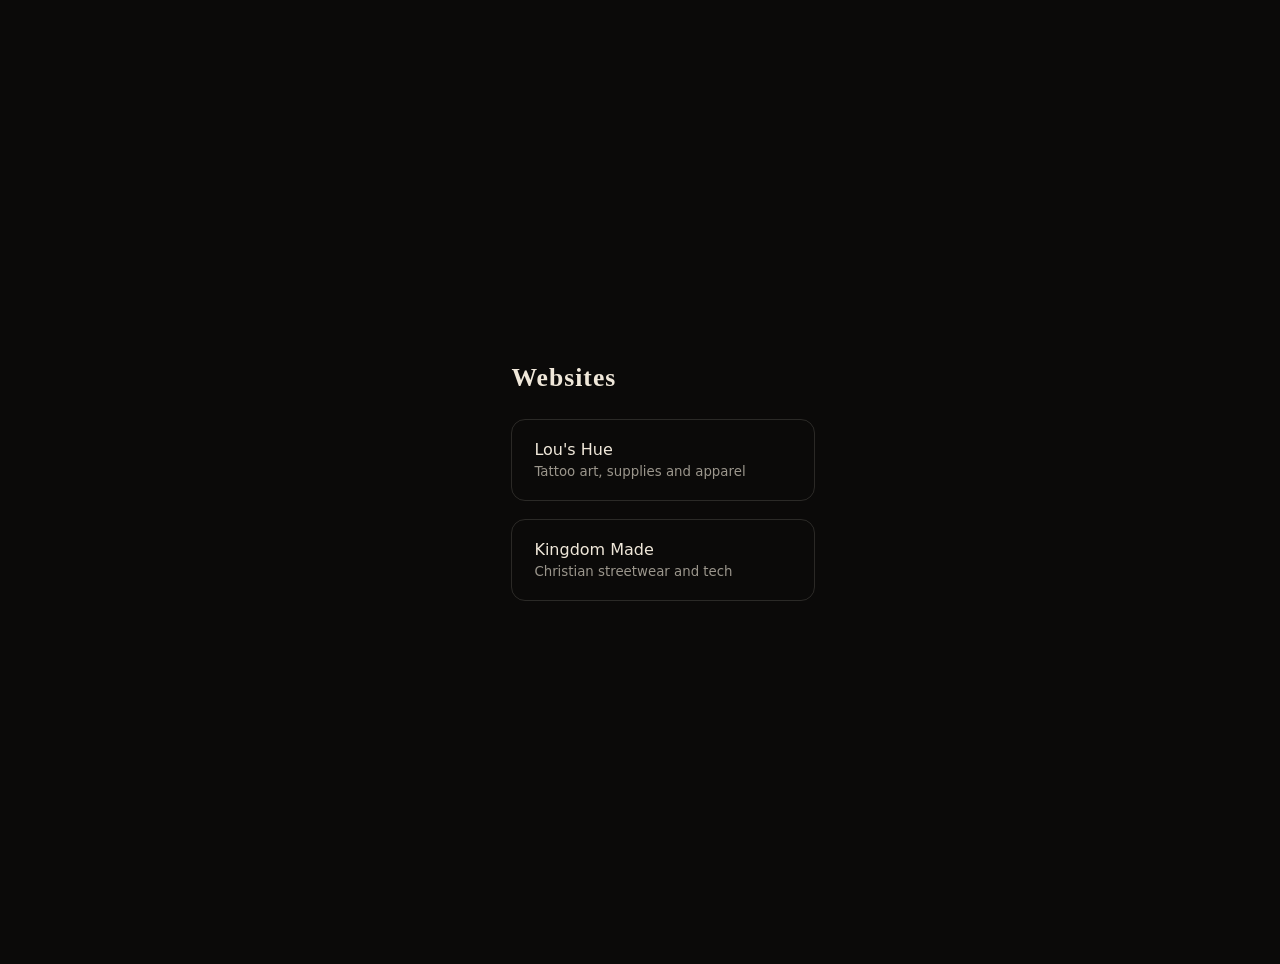
<file: index.html>
<!doctype html>
<html lang="en">
<head>
  <meta charset="utf-8">
  <meta name="viewport" content="width=device-width, initial-scale=1">
  <title>Websites</title>
  <style>
    :root { color-scheme: dark; --bg: #0b0a09; --fg: #f0e8da; --mute: #9b968c; --gold: #d9be8a; --line: rgba(240,232,218,.14); }
    body { margin: 0; min-height: 100vh; display: grid; place-content: center; gap: 18px; padding: 32px 16px; background: var(--bg); color: var(--fg); font: 16px/1.5 system-ui, sans-serif; }
    h1 { margin: 0 0 8px; font: 600 1.6rem Georgia, serif; letter-spacing: .04em; }
    a { display: block; padding: 18px 22px; border: 1px solid var(--line); border-radius: 14px; color: var(--fg); text-decoration: none; min-width: min(360px, 100%); }
    a:hover { border-color: var(--gold); }
    small { display: block; color: var(--mute); }
  </style>
</head>
<body>
  <h1>Websites</h1>
  <a href="lous-hue/">Lou's Hue <small>Tattoo art, supplies and apparel</small></a>
  <a href="kingdom-made/">Kingdom Made <small>Christian streetwear and tech</small></a>
</body>
</html>
</file>
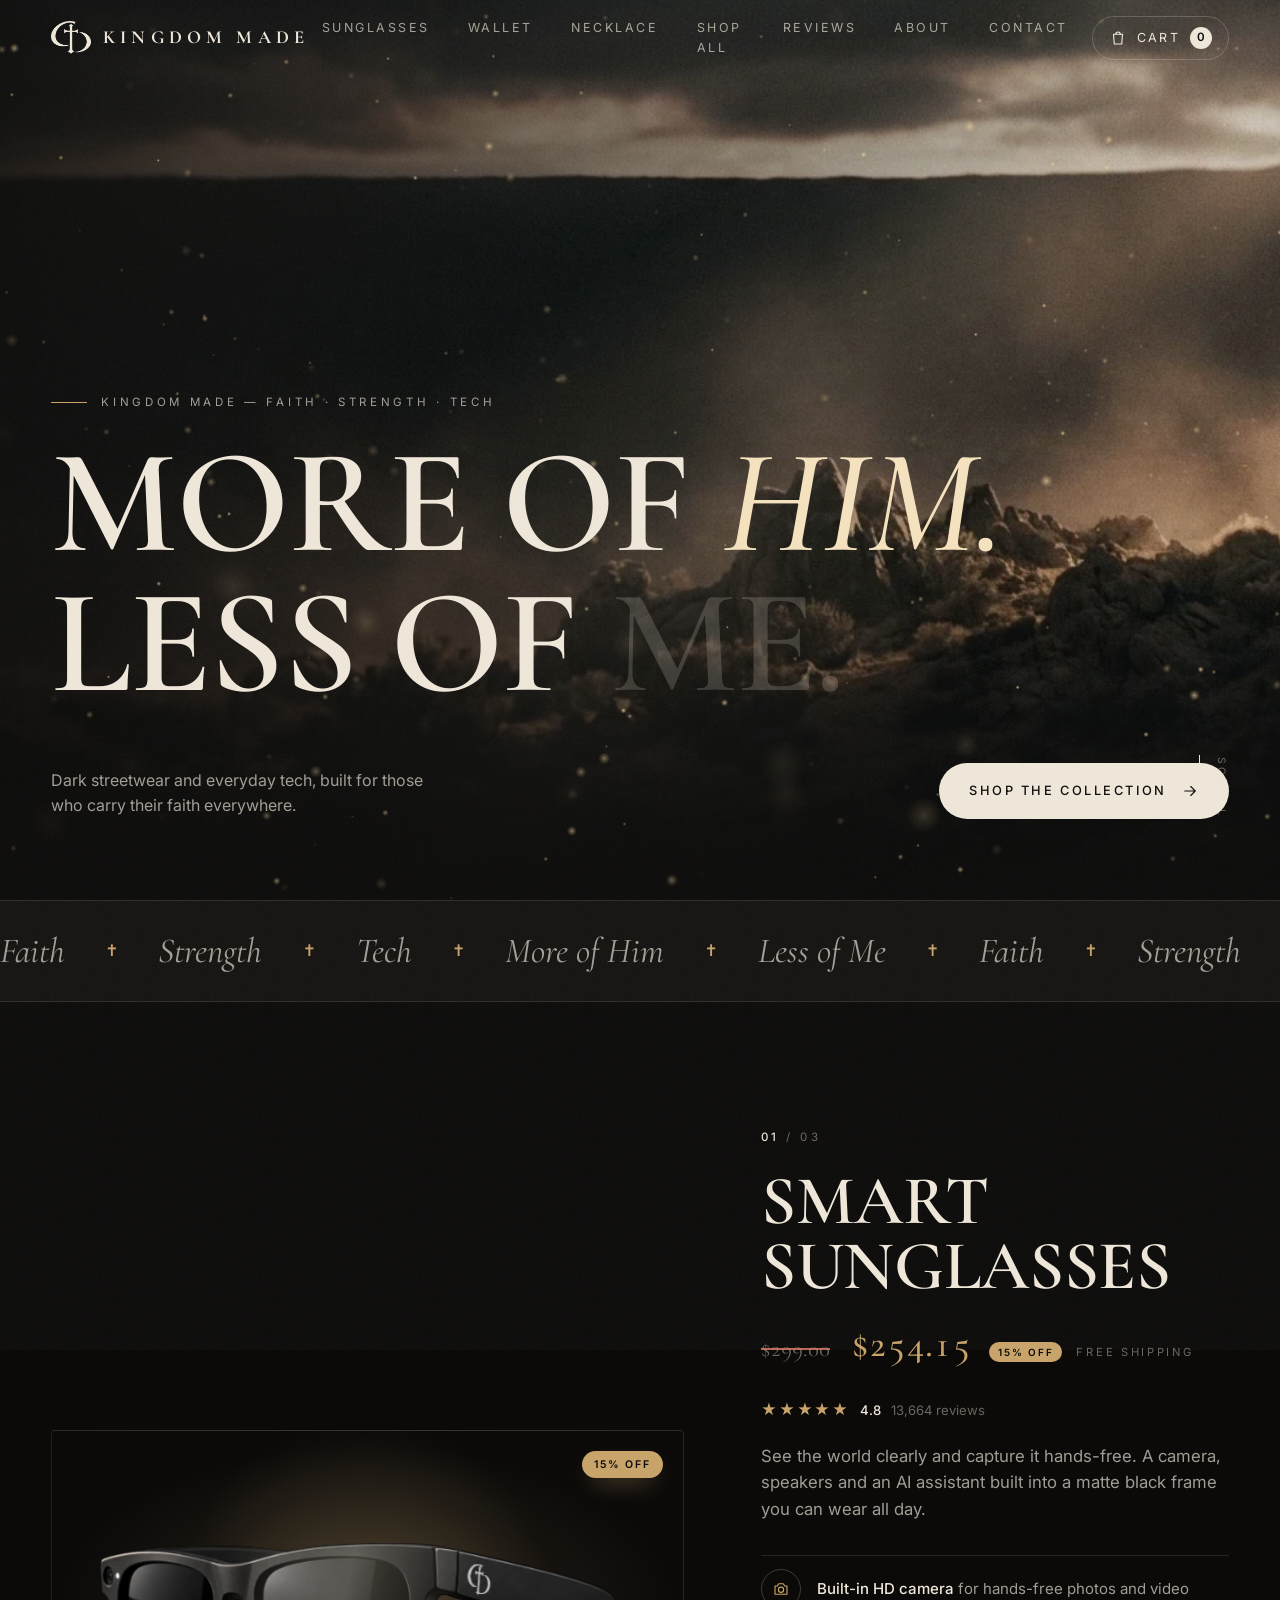
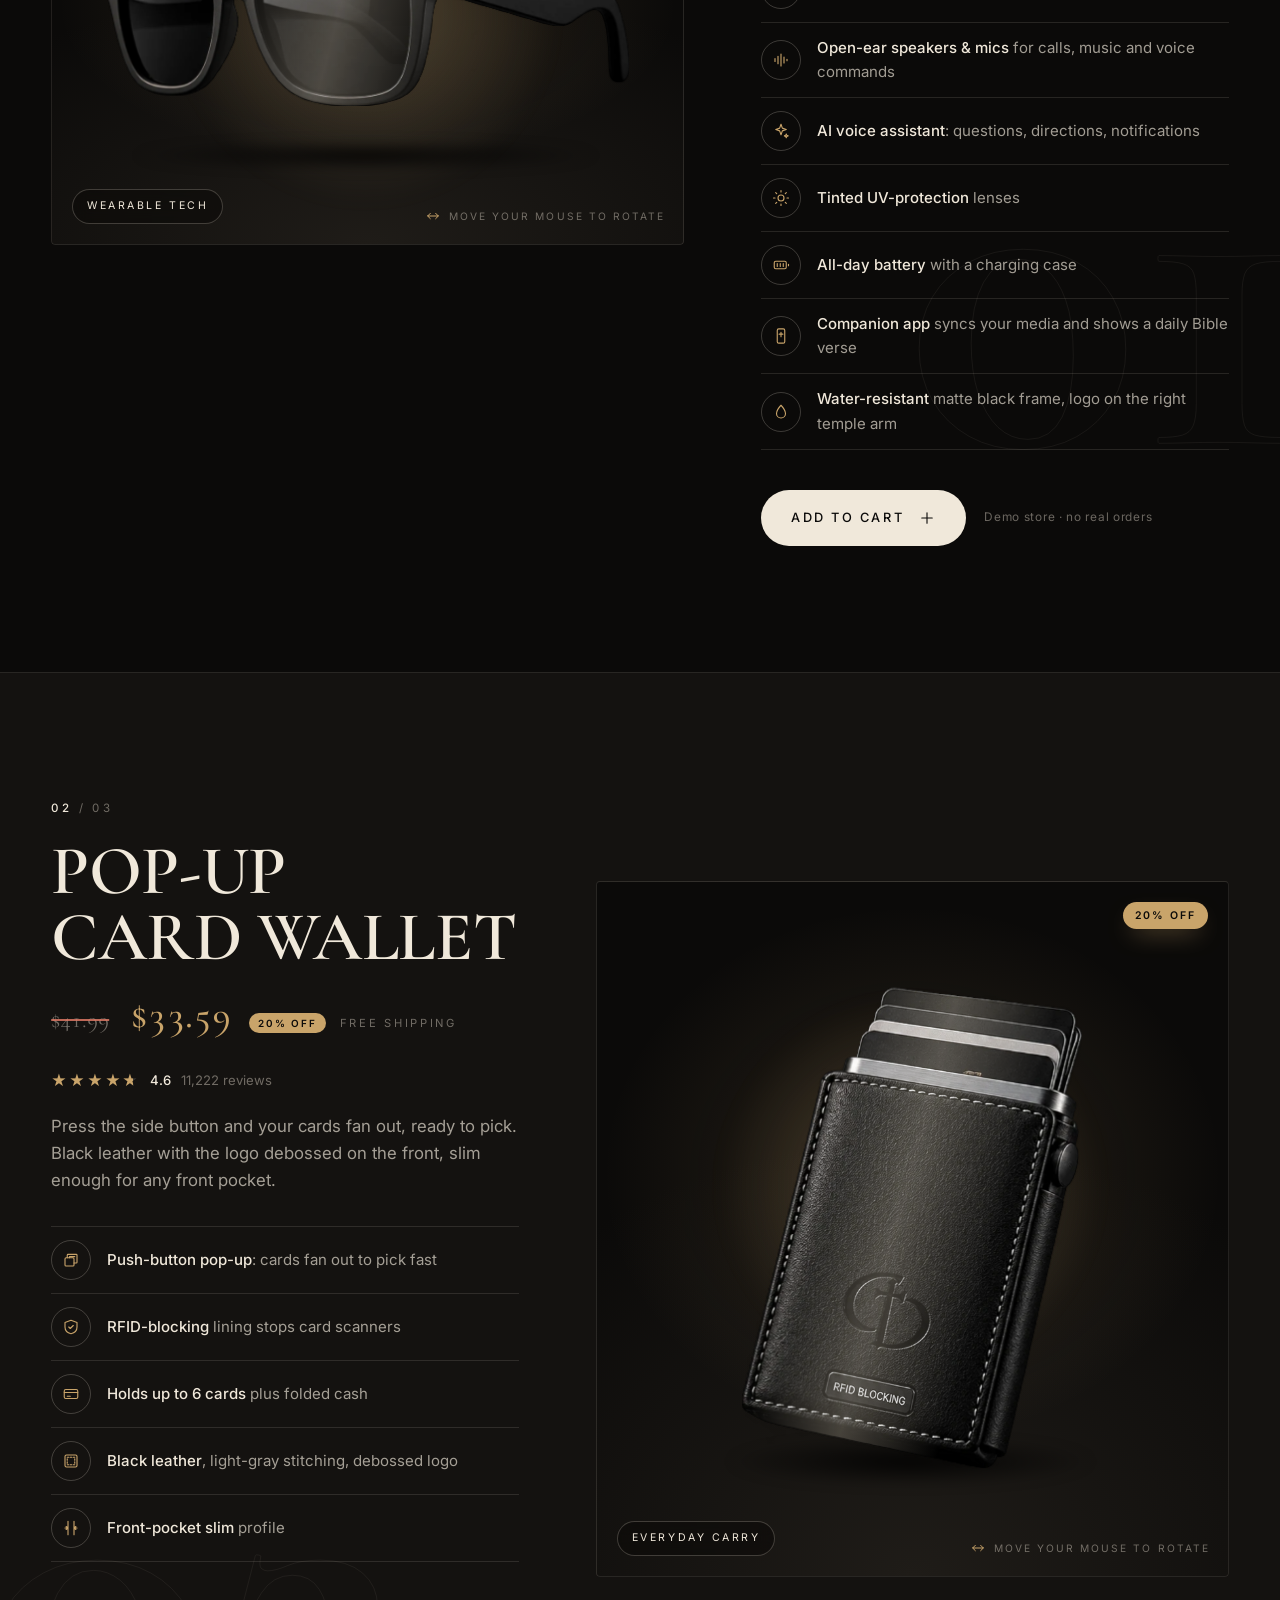
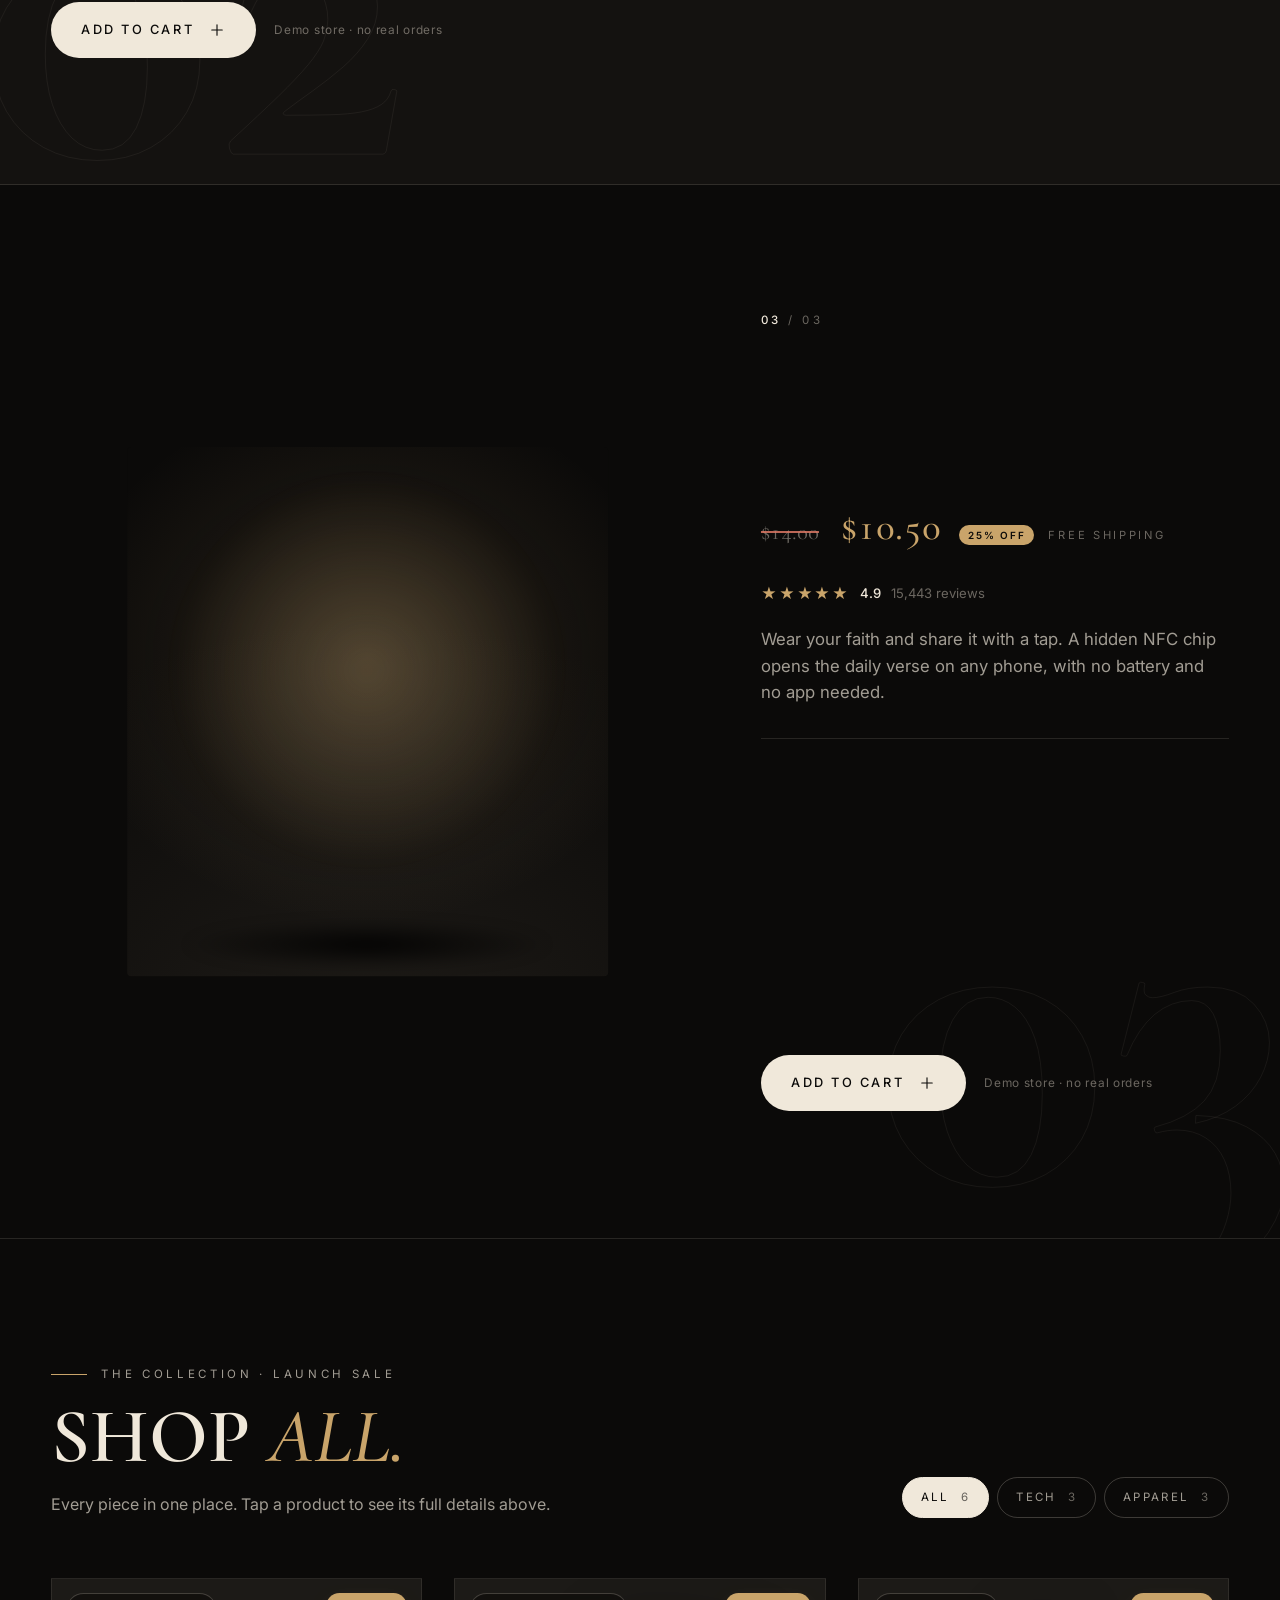
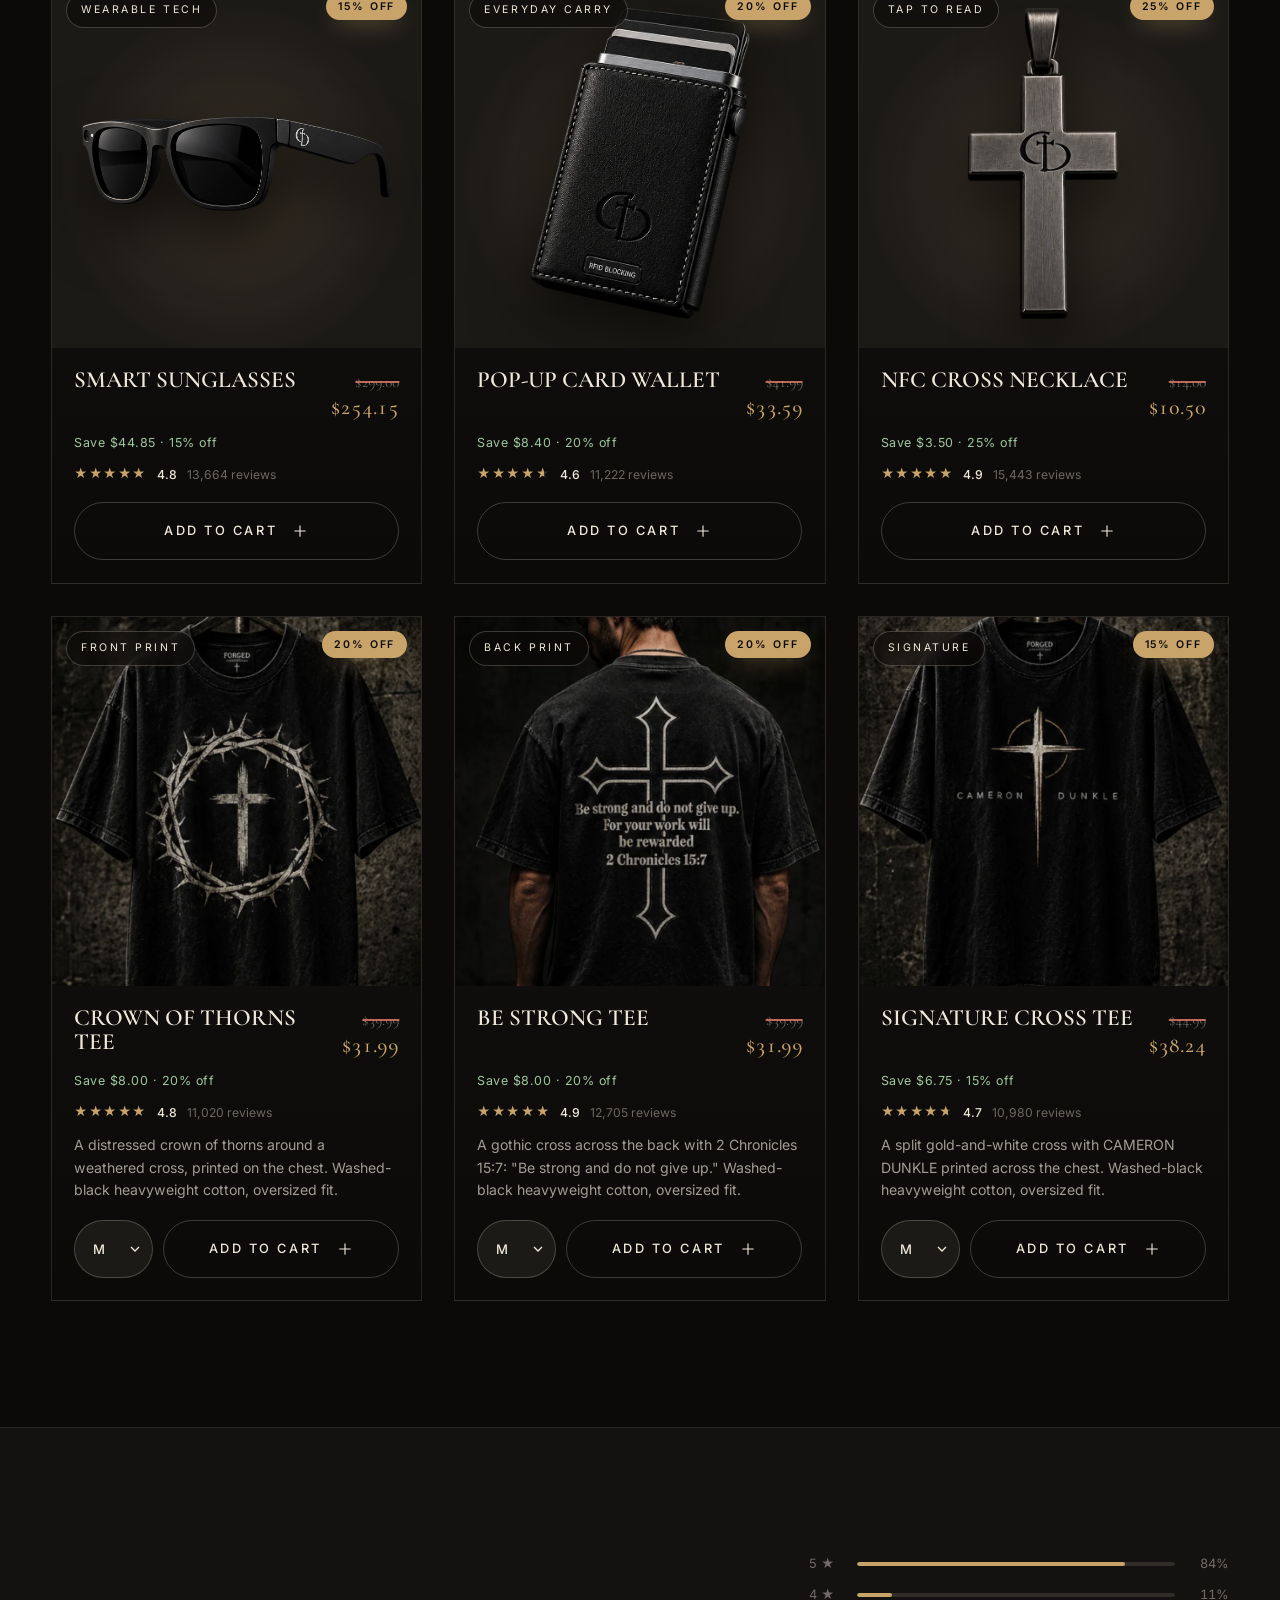
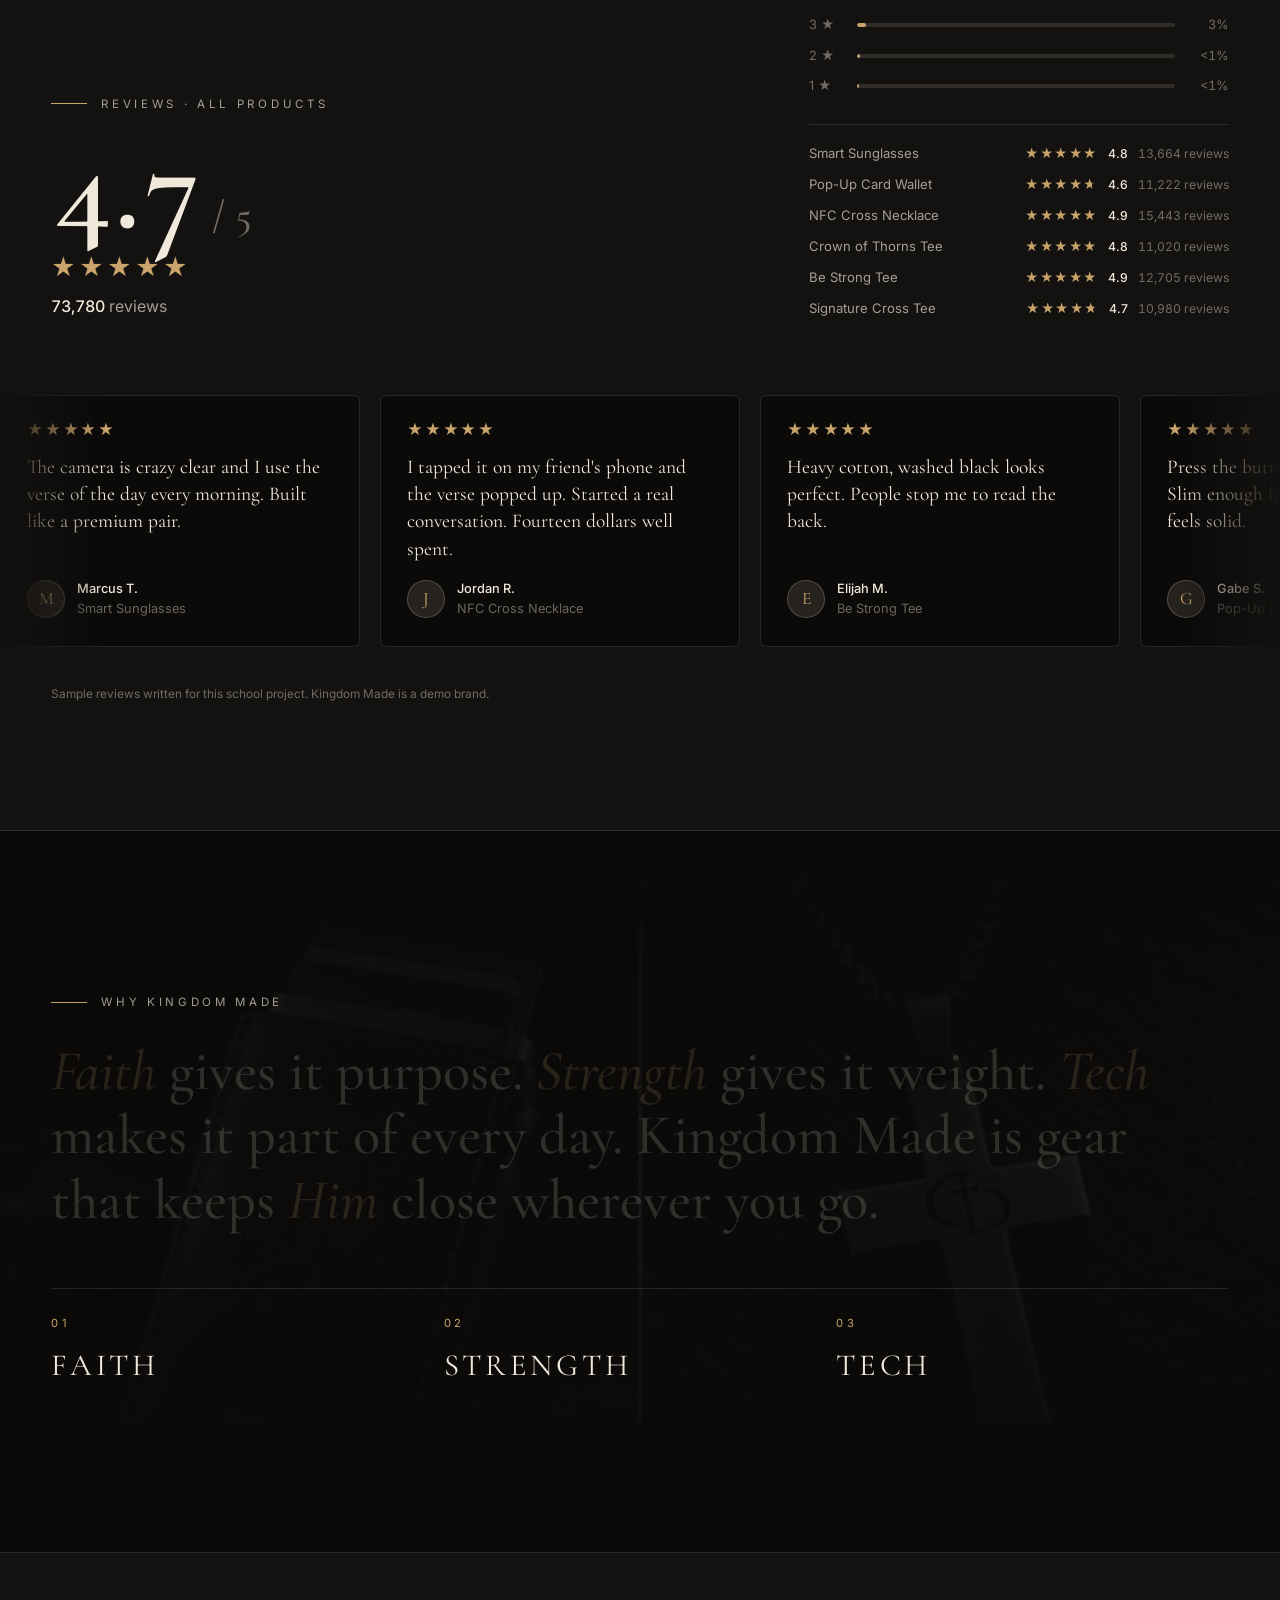
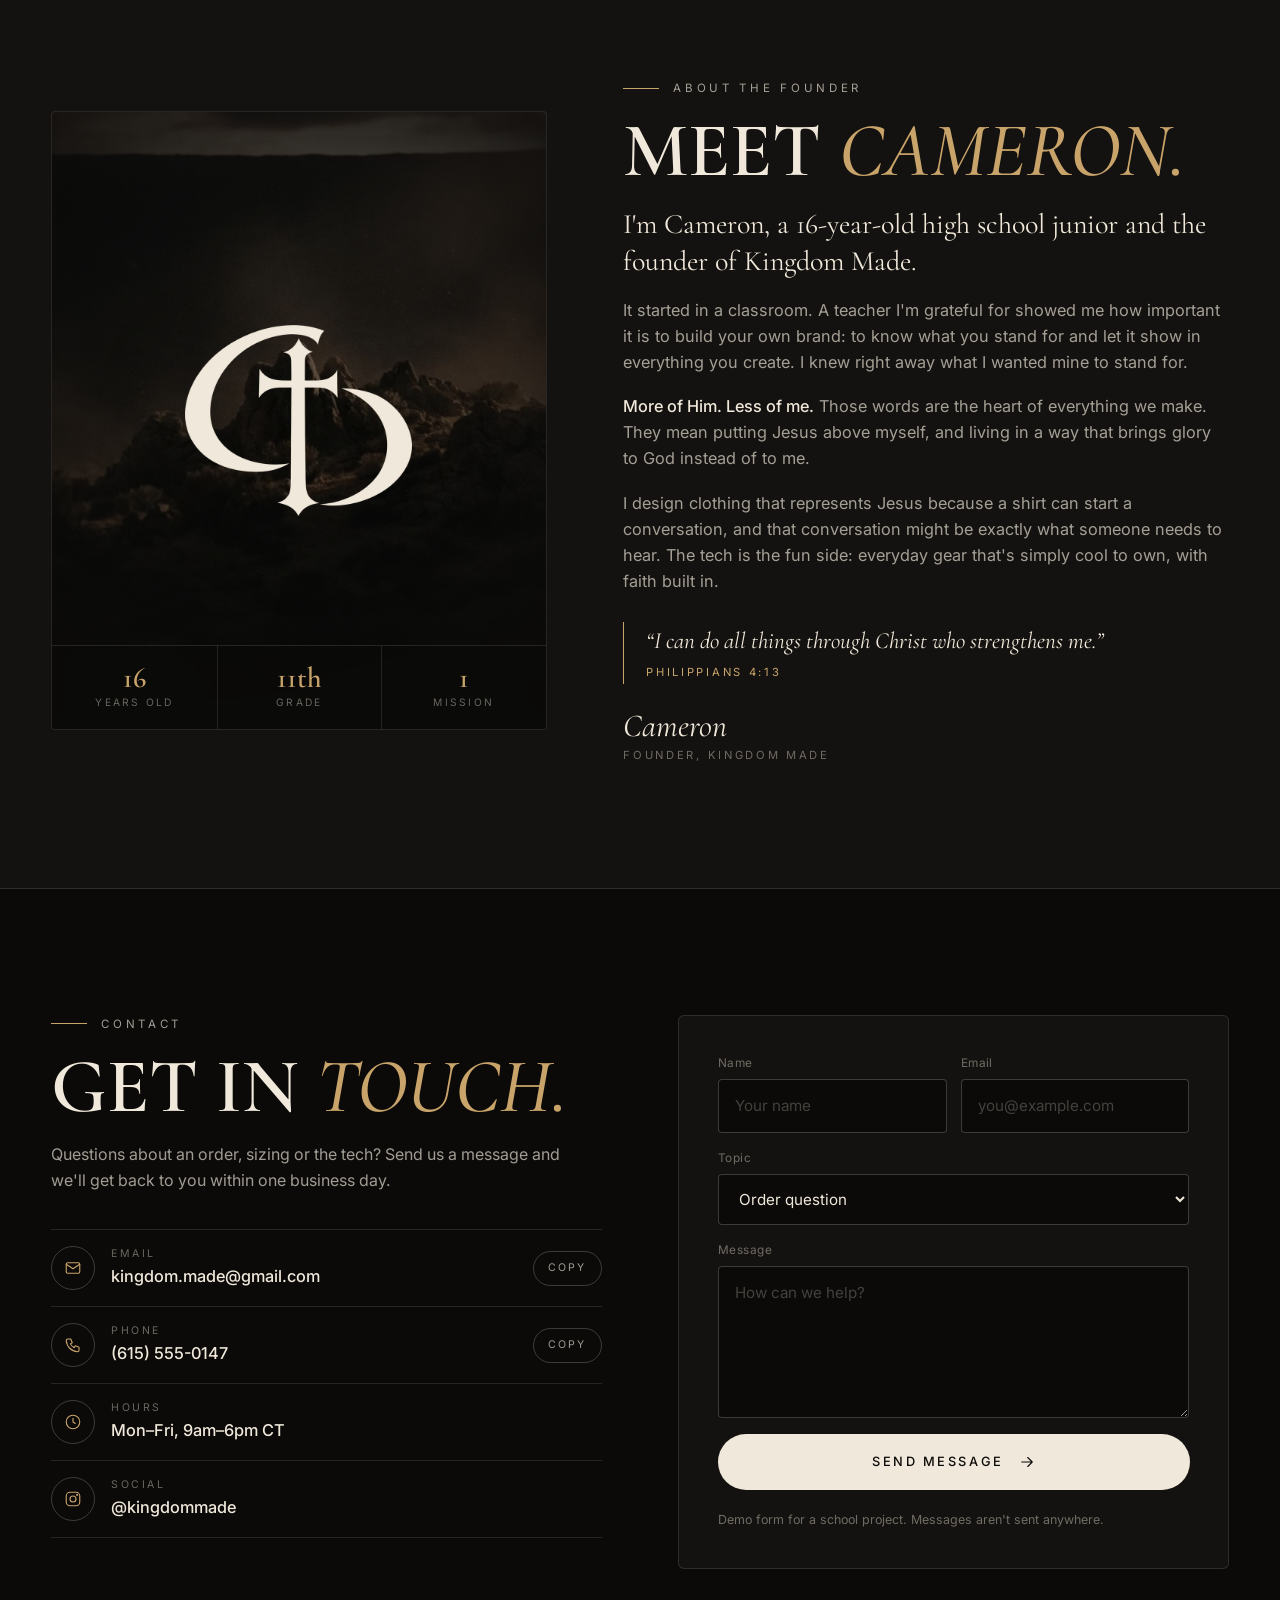
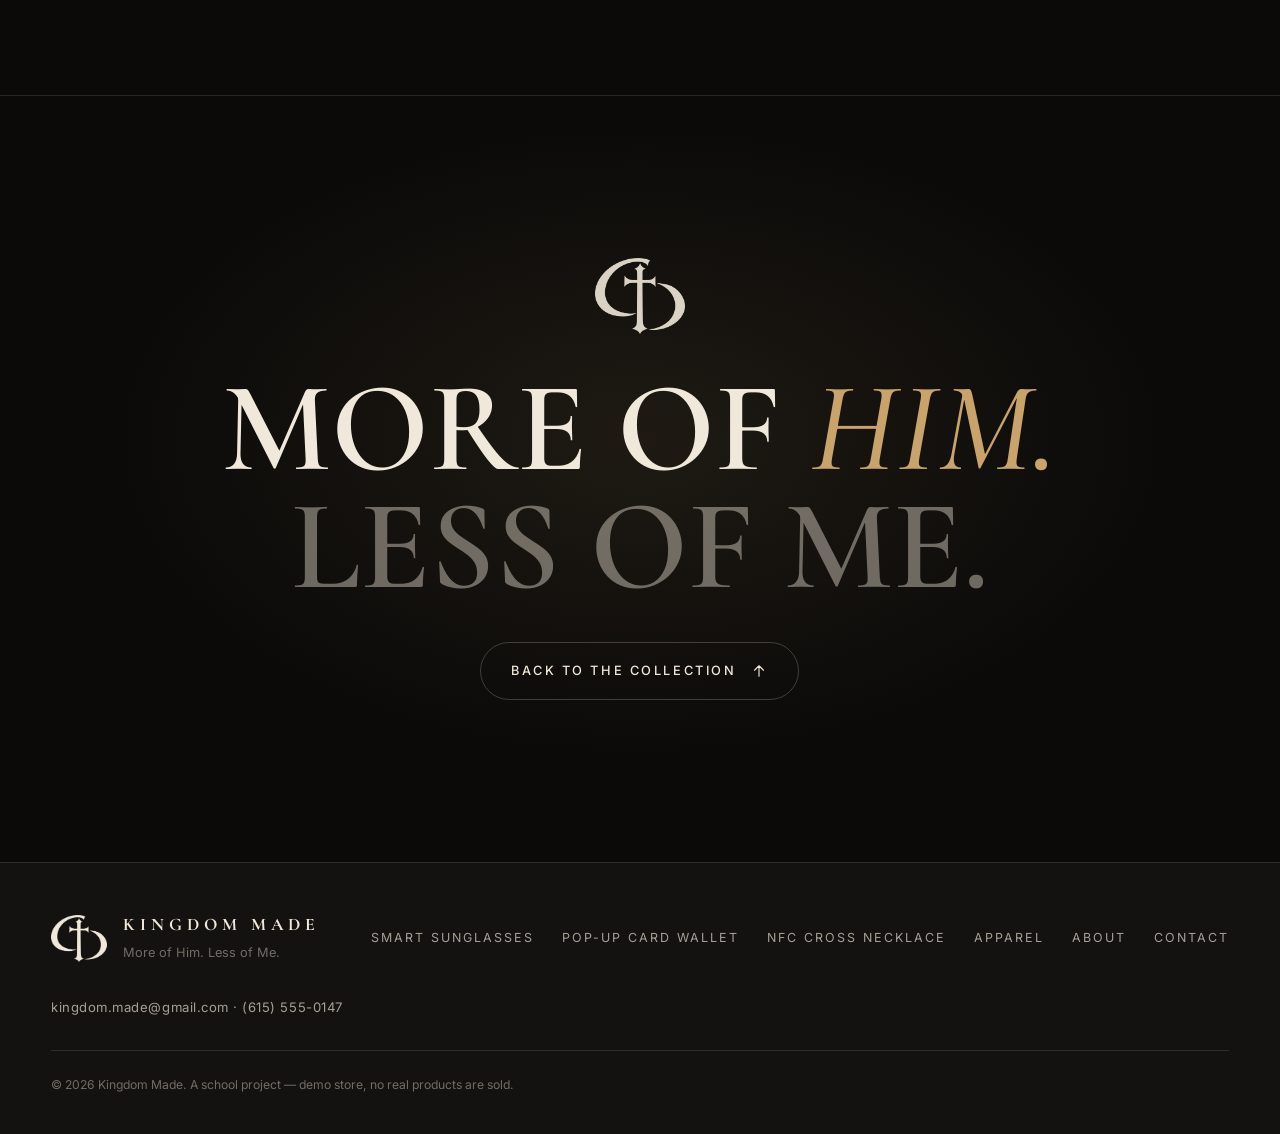
<file: kingdom-made/index.html>
<!doctype html>
<html lang="en">
<head>
  <meta charset="utf-8">
  <meta name="viewport" content="width=device-width, initial-scale=1, viewport-fit=cover">
<title>Kingdom Made</title>
  <meta name="description" content="Kingdom Made: dark Christian streetwear and tech. Smart sunglasses, pop-up card wallet, NFC cross necklace.">
  <meta name="theme-color" content="#0b0a09">
  <link rel="icon" href="assets/logo.png">
  <link href="https://fonts.googleapis.com/css2?family=Cormorant+Garamond:ital,wght@0,500;0,600;0,700;1,500&family=Inter:wght@300;400;500;600&display=swap" rel="stylesheet">
  <link rel="preload" as="image" href="assets/hero.webp">
  <link rel="stylesheet" href="styles.css">
  <script>document.documentElement.classList.add('js');</script>
</head>
<body>
<script>document.body.classList.add("is-loading");</script>

  <!-- Preloader -->
  <div class="loader" aria-hidden="true">
    <img class="loader__logo" src="assets/logo.png" alt="">
    <div class="loader__bar"><span></span></div>
  </div>

  <div class="grain" aria-hidden="true"></div>
  <div class="progress" aria-hidden="true"><span></span></div>

  <!-- Header -->
  <header class="header" id="top">
    <a href="#hero" class="brand" aria-label="Kingdom Made home">
      <img src="assets/logo.png" alt="" class="brand__mark" width="40" height="34">
      <span class="brand__name">KINGDOM&nbsp;MADE</span>
    </a>
    <nav class="nav" aria-label="Products">
      <a href="#sunglasses" class="nav__link">Sunglasses</a>
      <a href="#wallet" class="nav__link">Wallet</a>
      <a href="#necklace" class="nav__link">Necklace</a>
      <a href="#shop" class="nav__link">Shop All</a>
      <a href="#reviews" class="nav__link">Reviews</a>
      <a href="#about" class="nav__link">About</a>
      <a href="#contact" class="nav__link">Contact</a>
    </nav>
    <button class="cart-btn magnetic" type="button" aria-label="Open cart" data-open-cart>
      <svg viewBox="0 0 24 24" aria-hidden="true"><path d="M6 7h12l-1 13H7L6 7Z"/><path d="M9 7a3 3 0 0 1 6 0"/></svg>
      <span class="cart-btn__label">Cart</span>
      <span class="cart-btn__count" data-cart-count>0</span>
    </button>
  </header>

  <main>
    <!-- Hero -->
    <section class="hero" id="hero">
      <div class="hero__media" aria-hidden="true">
        <img class="hero__img" data-hero-img src="assets/hero.webp"
             alt="" onerror="this.remove()">
        <div class="hero__light"></div>
        <canvas class="hero__dust" data-dust></canvas>
        <div class="hero__shade"></div>
      </div>

      <div class="hero__content">
        <p class="eyebrow hero__eyebrow" data-hero-in>
          <span class="eyebrow__line"></span> Kingdom Made — Faith · Strength · Tech
        </p>
        <h1 class="slogan" aria-label="More of Him. Less of Me.">
          <span class="slogan__line" data-split>MORE OF <em class="slogan__him">HIM.</em></span>
          <span class="slogan__line slogan__line--me" data-split>LESS OF <em class="slogan__me">ME.</em></span>
        </h1>
        <div class="hero__foot" data-hero-in>
          <p class="hero__sub">Dark streetwear and everyday tech, built for those who carry their faith everywhere.</p>
          <a href="#sunglasses" class="btn btn--primary magnetic">
            <span class="btn__text">Shop the collection</span>
            <svg class="btn__arrow" viewBox="0 0 24 24" aria-hidden="true"><path d="M5 12h14M13 6l6 6-6 6"/></svg>
          </a>
        </div>
      </div>

      <a href="#sunglasses" class="scroll-cue" data-hero-in aria-label="Scroll to products">
        <span>Scroll</span><i></i>
      </a>
    </section>

    <!-- Marquee -->
    <div class="marquee" aria-hidden="true">
      <div class="marquee__track">
        <span>Faith</span><b>✝</b><span>Strength</span><b>✝</b><span>Tech</span><b>✝</b><span>More of Him</span><b>✝</b><span>Less of Me</span><b>✝</b>
        <span>Faith</span><b>✝</b><span>Strength</span><b>✝</b><span>Tech</span><b>✝</b><span>More of Him</span><b>✝</b><span>Less of Me</span><b>✝</b>
      </div>
    </div>

    <!-- Products (rendered from data in app.js) -->
    <div id="products" data-products></div>

    <!-- Shop all: every item in one place -->
    <section class="shop" id="shop" aria-labelledby="shop-title">
      <div class="shop__head">
        <div class="section-head">
          <p class="eyebrow" data-reveal><span class="eyebrow__line"></span> The Collection · Launch Sale</p>
          <h2 class="section-title" id="shop-title" data-reveal style="--d:1">Shop <em>all.</em></h2>
          <p class="section-sub" data-reveal style="--d:2">Every piece in one place. Tap a product to see its full details above.</p>
        </div>
        <div class="shop__filters" role="group" aria-label="Filter products" data-reveal style="--d:2">
          <button type="button" class="chip is-active" data-filter="all">All <span data-filter-count="all"></span></button>
          <button type="button" class="chip" data-filter="tech">Tech <span data-filter-count="tech"></span></button>
          <button type="button" class="chip" data-filter="apparel">Apparel <span data-filter-count="apparel"></span></button>
        </div>
      </div>
      <div class="shop__grid" data-shop></div>
    </section>


    <!-- Reviews -->
    <section class="reviews" id="reviews" aria-labelledby="reviews-title">
      <div class="reviews__head">
        <div class="reviews__score" data-reveal>
          <p class="eyebrow"><span class="eyebrow__line"></span> Reviews · All products</p>
          <h2 class="reviews__big" id="reviews-title"><span data-overall-avg data-decimals="1"></span><small>/ 5</small></h2>
          <div class="stars stars--lg" role="img" data-overall-stars></div>
          <p class="reviews__total"><span data-overall-count></span> reviews</p>
        </div>
        <div class="reviews__side" data-reveal style="--d:1">
          <ul class="bars" aria-label="Rating breakdown" data-bars></ul>
          <ul class="per-product" aria-label="Rating by product" data-per-product></ul>
        </div>
      </div>
      <div class="reviews__rail" data-reveal style="--d:2">
        <div class="reviews__track" data-reviews></div>
      </div>
      <p class="reviews__note">Sample reviews written for this school project. Kingdom Made is a demo brand.</p>
    </section>

    <!-- Why -->
    <section class="why" id="why">
      <div class="why__bg" aria-hidden="true">
        <img src="assets/collection.webp" alt="" data-parallax="-0.12" loading="lazy">
      </div>
      <div class="why__inner">
        <p class="eyebrow" data-reveal><span class="eyebrow__line"></span> Why Kingdom Made</p>
        <p class="why__text" data-words>
          Faith gives it purpose. Strength gives it weight. Tech makes it part of every day. Kingdom Made is gear that keeps Him close wherever you go.
        </p>
        <ul class="pillars">
          <li data-reveal style="--d:0"><span>01</span>Faith</li>
          <li data-reveal style="--d:1"><span>02</span>Strength</li>
          <li data-reveal style="--d:2"><span>03</span>Tech</li>
        </ul>
      </div>
    </section>

    <!-- About -->
    <section class="about" id="about" aria-labelledby="about-title">
      <div class="about__visual" data-reveal>
        <img class="about__bg" src="assets/hero.webp" alt="" data-parallax="-0.08" loading="lazy">
        <img class="about__mark" src="assets/logo.png" alt="Kingdom Made logo" width="220" height="186" loading="lazy">
        <ul class="about__facts">
          <li><b>16</b><span>Years old</span></li>
          <li><b>11th</b><span>Grade</span></li>
          <li><b>1</b><span>Mission</span></li>
        </ul>
      </div>
      <div class="about__copy">
        <p class="eyebrow" data-reveal><span class="eyebrow__line"></span> About the founder</p>
        <h2 class="section-title" id="about-title" data-reveal style="--d:1">Meet <em>Cameron.</em></h2>
        <p class="about__lead" data-reveal style="--d:2">I'm Cameron, a 16-year-old high school junior and the founder of Kingdom Made.</p>
        <p data-reveal style="--d:2">It started in a classroom. A teacher I'm grateful for showed me how important it is to build your own brand: to know what you stand for and let it show in everything you create. I knew right away what I wanted mine to stand for.</p>
        <p data-reveal style="--d:3"><strong>More of Him. Less of me.</strong> Those words are the heart of everything we make. They mean putting Jesus above myself, and living in a way that brings glory to God instead of to me.</p>
        <p data-reveal style="--d:3">I design clothing that represents Jesus because a shirt can start a conversation, and that conversation might be exactly what someone needs to hear. The tech is the fun side: everyday gear that's simply cool to own, with faith built in.</p>
        <blockquote class="about__verse" data-reveal style="--d:4">
          “I can do all things through Christ who strengthens me.”
          <cite>Philippians 4:13</cite>
        </blockquote>
        <p class="about__sign" data-reveal style="--d:4">Cameron <span>Founder, Kingdom Made</span></p>
      </div>
    </section>

    <!-- Contact -->
    <section class="contact" id="contact" aria-labelledby="contact-title">
      <div class="contact__info">
        <p class="eyebrow" data-reveal><span class="eyebrow__line"></span> Contact</p>
        <h2 class="section-title" id="contact-title" data-reveal style="--d:1">Get in <em>touch.</em></h2>
        <p class="section-sub" data-reveal style="--d:2">Questions about an order, sizing or the tech? Send us a message and we'll get back to you within one business day.</p>
        <ul class="channels" data-reveal style="--d:3">
          <li>
            <span class="channels__icon" aria-hidden="true"><svg viewBox="0 0 24 24"><rect x="3" y="5" width="18" height="14" rx="2"/><path d="M3 7l9 6 9-6"/></svg></span>
            <span><small>Email</small><b>kingdom.made@gmail.com</b></span>
            <button class="copy-btn" type="button" data-copy="kingdom.made@gmail.com">Copy</button>
          </li>
          <li>
            <span class="channels__icon" aria-hidden="true"><svg viewBox="0 0 24 24"><path d="M5 4h4l2 5-2.5 1.5a11 11 0 0 0 5 5L15 13l5 2v4a2 2 0 0 1-2 2A16 16 0 0 1 3 6a2 2 0 0 1 2-2"/></svg></span>
            <span><small>Phone</small><b>(615) 555-0147</b></span>
            <button class="copy-btn" type="button" data-copy="(615) 555-0147">Copy</button>
          </li>
          <li>
            <span class="channels__icon" aria-hidden="true"><svg viewBox="0 0 24 24"><circle cx="12" cy="12" r="9"/><path d="M12 7v5l3 2"/></svg></span>
            <span><small>Hours</small><b>Mon–Fri, 9am–6pm CT</b></span>
          </li>
          <li>
            <span class="channels__icon" aria-hidden="true"><svg viewBox="0 0 24 24"><rect x="3" y="3" width="18" height="18" rx="5"/><circle cx="12" cy="12" r="4"/><circle cx="17.5" cy="6.5" r="0.6"/></svg></span>
            <span><small>Social</small><b>@kingdommade</b></span>
          </li>
        </ul>
      </div>

      <form class="form contact__form" data-contact-form novalidate data-reveal style="--d:2">
        <div class="contact__step is-active" data-contact-step="form">
          <div class="field-row field-row--even">
            <label class="field"><span>Name</span><input id="contact-name" name="name" autocomplete="off" required placeholder="Your name"></label>
            <label class="field"><span>Email</span><input id="contact-email" name="email" type="email" autocomplete="off" required placeholder="you@example.com"></label>
          </div>
          <label class="field"><span>Topic</span>
            <select id="contact-topic" name="topic">
              <option>Order question</option>
              <option>Sizing help</option>
              <option>Product tech support</option>
              <option>Collabs and wholesale</option>
              <option>Something else</option>
            </select>
          </label>
          <label class="field"><span>Message</span><textarea id="contact-message" name="message" rows="5" required placeholder="How can we help?"></textarea></label>
          <button class="btn btn--primary btn--block magnetic" type="submit">
            <span class="btn__text">Send message</span>
            <svg class="btn__arrow" viewBox="0 0 24 24" aria-hidden="true"><path d="M5 12h14M13 6l6 6-6 6"/></svg>
          </button>
          <p class="form__note">Demo form for a school project. Messages aren't sent anywhere.</p>
        </div>
        <div class="contact__step contact__done" data-contact-step="done" aria-live="polite">
          <svg class="check" viewBox="0 0 52 52" aria-hidden="true"><circle cx="26" cy="26" r="24"/><path d="M15 27l7 7 15-16"/></svg>
          <h3>Message received<span data-contact-name></span>.</h3>
          <p>We'll reply to <b data-contact-email></b> within one business day.</p>
          <button class="btn btn--ghost" type="button" data-contact-reset><span class="btn__text">Send another</span></button>
        </div>
      </form>
    </section>

    <!-- Slogan reprise -->
    <section class="reprise" aria-label="More of Him. Less of Me.">
      <img src="assets/logo.png" alt="" class="reprise__mark" data-reveal width="120" height="101">
      <p class="reprise__slogan">
        <span class="reprise__line" data-reveal>MORE OF <em>HIM.</em></span>
        <span class="reprise__line reprise__line--me" data-reveal style="--d:1">LESS OF ME.</span>
      </p>
      <a href="#shop" class="btn btn--ghost magnetic" data-reveal style="--d:2">
        <span class="btn__text">Back to the collection</span>
        <svg class="btn__arrow" viewBox="0 0 24 24" aria-hidden="true"><path d="M12 19V5M6 11l6-6 6 6"/></svg>
      </a>
    </section>
  </main>

  <footer class="footer">
    <div class="footer__brand">
      <img src="assets/logo.png" alt="Kingdom Made logo" width="56" height="47">
      <div>
        <strong>KINGDOM MADE</strong>
        <span>More of Him. Less of Me.</span>
      </div>
    </div>
    <nav class="footer__nav" aria-label="Footer">
      <a href="#sunglasses">Smart Sunglasses</a>
      <a href="#wallet">Pop-Up Card Wallet</a>
      <a href="#necklace">NFC Cross Necklace</a>
      <a href="#shop">Apparel</a>
      <a href="#about">About</a>
      <a href="#contact">Contact</a>
    </nav>
    <p class="footer__contact">kingdom.made@gmail.com · (615) 555-0147</p>
    <p class="footer__note">© <span data-year></span> Kingdom Made. A school project — demo store, no real products are sold.</p>
  </footer>

  <!-- Cart drawer -->
  <div class="overlay" data-overlay></div>
  <aside class="cart" aria-label="Shopping cart" aria-hidden="true" data-cart>
    <div class="cart__head">
      <h2>Your Cart <span data-cart-count-text></span></h2>
      <button class="icon-btn" type="button" aria-label="Close cart" data-close-cart>
        <svg viewBox="0 0 24 24" aria-hidden="true"><path d="M6 6l12 12M18 6 6 18"/></svg>
      </button>
    </div>
    <ul class="cart__items" data-cart-items></ul>
    <div class="cart__empty" data-cart-empty>
      <img src="assets/logo.png" alt="" width="64" height="54">
      <p>Your cart is empty.</p>
      <button class="btn btn--ghost" type="button" data-close-cart data-goto="#sunglasses"><span class="btn__text">Explore the collection</span></button>
    </div>
    <div class="cart__foot" data-cart-foot>
      <div class="cart__row"><span>Subtotal</span><strong data-subtotal>$0.00</strong></div>
      <div class="cart__row cart__row--save" hidden><span>You saved (sale)</span><span data-saved>$0.00</span></div>
      <div class="cart__row cart__row--muted"><span>Shipping</span><span>Free</span></div>
      <button class="btn btn--primary btn--block magnetic" type="button" data-checkout>
        <span class="btn__text">Checkout</span>
        <svg class="btn__arrow" viewBox="0 0 24 24" aria-hidden="true"><path d="M5 12h14M13 6l6 6-6 6"/></svg>
      </button>
    </div>
  </aside>

  <!-- Checkout -->
  <div class="checkout" role="dialog" aria-modal="true" aria-labelledby="checkout-title" aria-hidden="true" data-checkout-modal>
    <div class="checkout__panel">
      <button class="icon-btn checkout__close" type="button" aria-label="Close checkout" data-close-checkout>
        <svg viewBox="0 0 24 24" aria-hidden="true"><path d="M6 6l12 12M18 6 6 18"/></svg>
      </button>

      <div class="checkout__step is-active" data-step="form">
        <p class="eyebrow"><span class="eyebrow__line"></span> Secure checkout · Demo</p>
        <h2 id="checkout-title">Checkout</h2>
        <div class="checkout__grid">
          <form class="form" data-checkout-form novalidate>
            <fieldset>
              <legend>Contact</legend>
              <label class="field"><span>Full name</span><input name="name" autocomplete="off" required placeholder="John Doe"></label>
              <label class="field"><span>Email</span><input name="email" type="email" autocomplete="off" required placeholder="you@example.com"></label>
            </fieldset>
            <fieldset>
              <legend>Shipping</legend>
              <label class="field"><span>Address</span><input name="address" autocomplete="off" required placeholder="123 Main St"></label>
              <div class="field-row">
                <label class="field"><span>City</span><input name="city" autocomplete="off" required placeholder="City"></label>
                <label class="field"><span>ZIP</span><input name="zip" autocomplete="off" required placeholder="00000" inputmode="numeric"></label>
              </div>
            </fieldset>
            <fieldset>
              <legend>Payment</legend>
              <div class="demo-card">
                <div class="demo-card__top"><img src="assets/logo.png" alt="" width="34" height="29"><span>DEMO CARD</span></div>
                <div class="demo-card__num">•••• •••• •••• 7777</div>
                <div class="demo-card__bottom"><span>KINGDOM MADE</span><span>12/30</span></div>
              </div>
              <p class="form__note">This is a demo store for a school project. No payment is taken and nothing you type is sent anywhere.</p>
            </fieldset>
            <button class="btn btn--primary btn--block magnetic" type="submit">
              <span class="btn__text">Place order · <span data-checkout-total>$0.00</span></span>
            </button>
          </form>
          <aside class="summary">
            <h3>Order summary</h3>
            <ul class="summary__items" data-summary-items></ul>
            <div class="cart__row"><span>Subtotal</span><span data-summary-subtotal></span></div>
            <div class="cart__row cart__row--save" hidden><span>You saved (sale)</span><span data-saved>$0.00</span></div>
            <div class="cart__row cart__row--muted"><span>Shipping</span><span>Free</span></div>
            <div class="cart__row summary__total"><span>Total</span><strong data-summary-total></strong></div>
          </aside>
        </div>
      </div>

      <div class="checkout__step checkout__step--center" data-step="processing">
        <div class="spinner" aria-hidden="true"><img src="assets/logo.png" alt=""></div>
        <p class="processing-text">Processing your order…</p>
      </div>

      <div class="checkout__step checkout__step--center" data-step="success">
        <svg class="check" viewBox="0 0 52 52" aria-hidden="true"><circle cx="26" cy="26" r="24"/><path d="M15 27l7 7 15-16"/></svg>
        <p class="eyebrow"><span class="eyebrow__line"></span> Order confirmed</p>
        <h2 class="success__title">Thank you<span data-success-name></span>.</h2>
        <p class="success__order">Order <strong data-order-no></strong> is on its way (in spirit — this is a demo).</p>
        <blockquote class="verse">“Whatever you do, work at it with all your heart, as working for the Lord.”<cite>Colossians 3:23</cite></blockquote>
        <button class="btn btn--primary magnetic" type="button" data-close-checkout><span class="btn__text">Continue shopping</span></button>
      </div>
    </div>
  </div>

  <div class="toast" role="status" aria-live="polite" data-toast></div>

  <script src="app.js" defer></script>

</body>
</html>
</file>
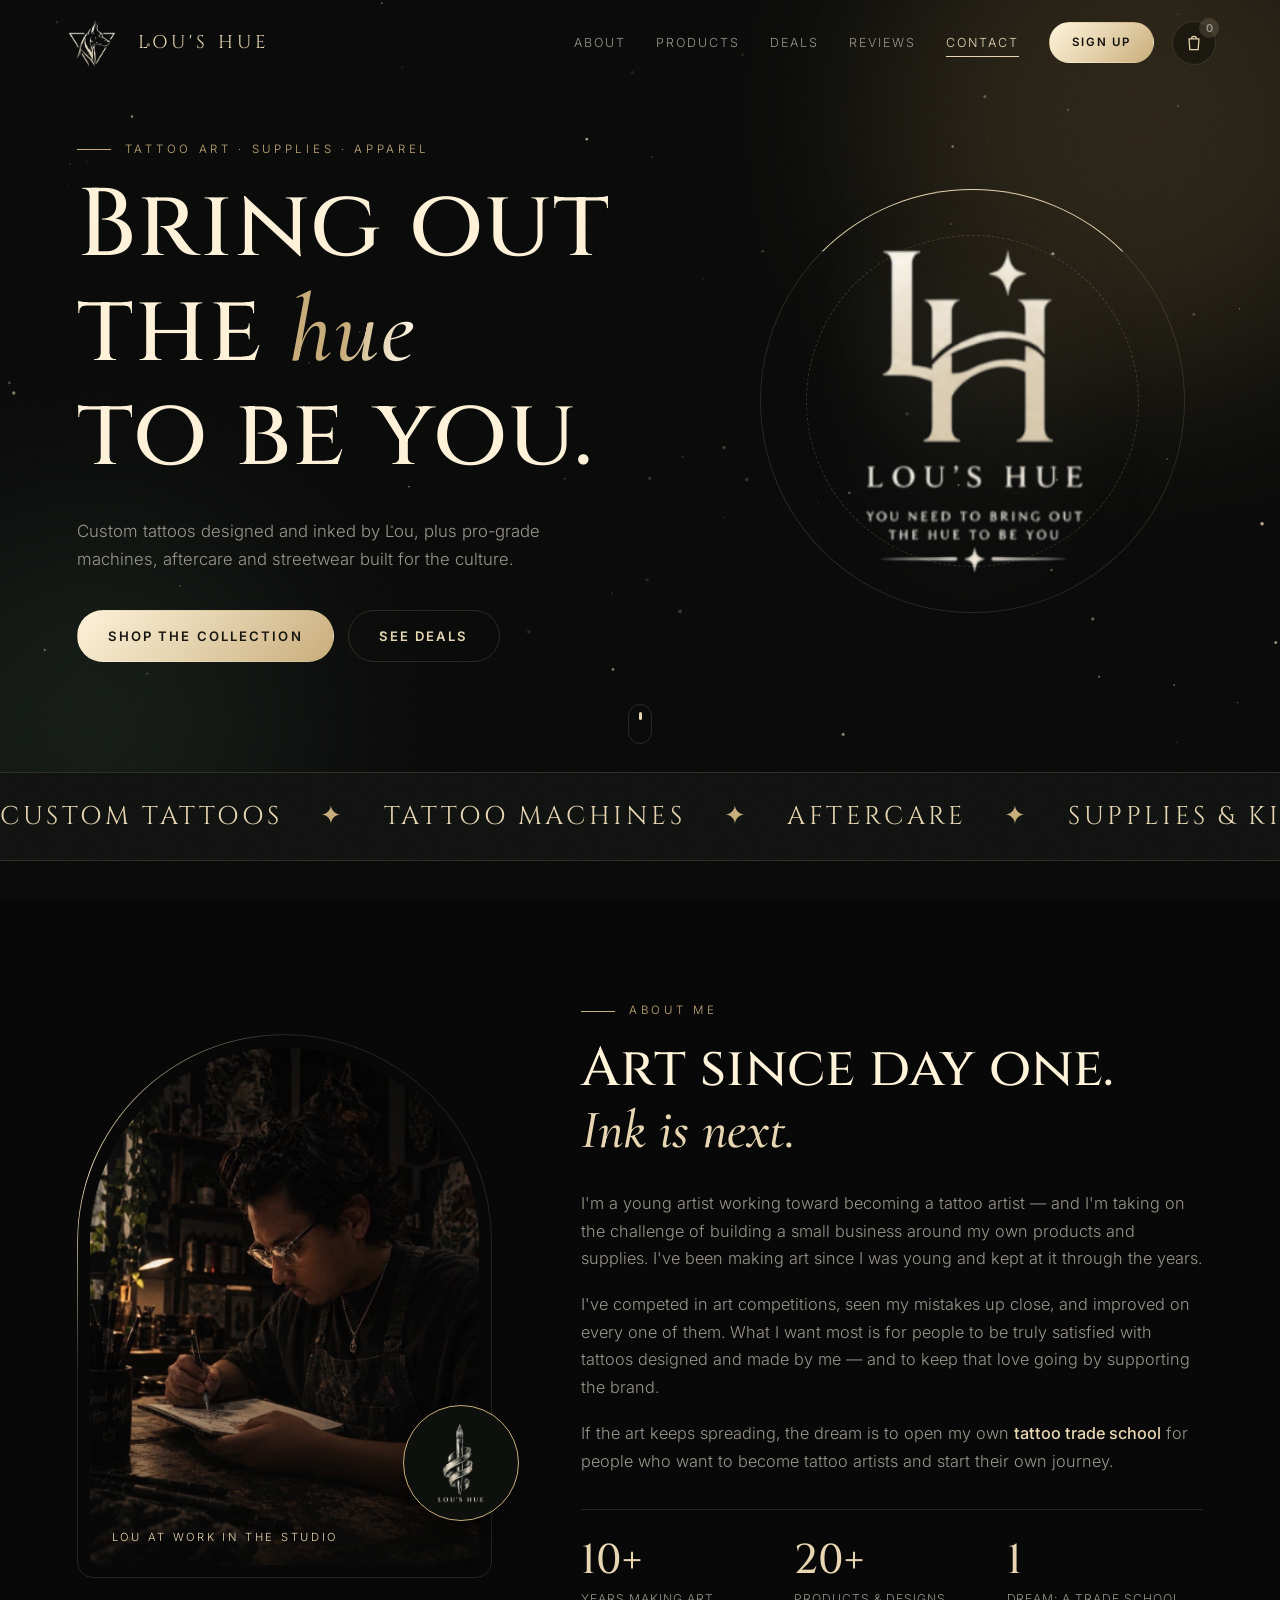
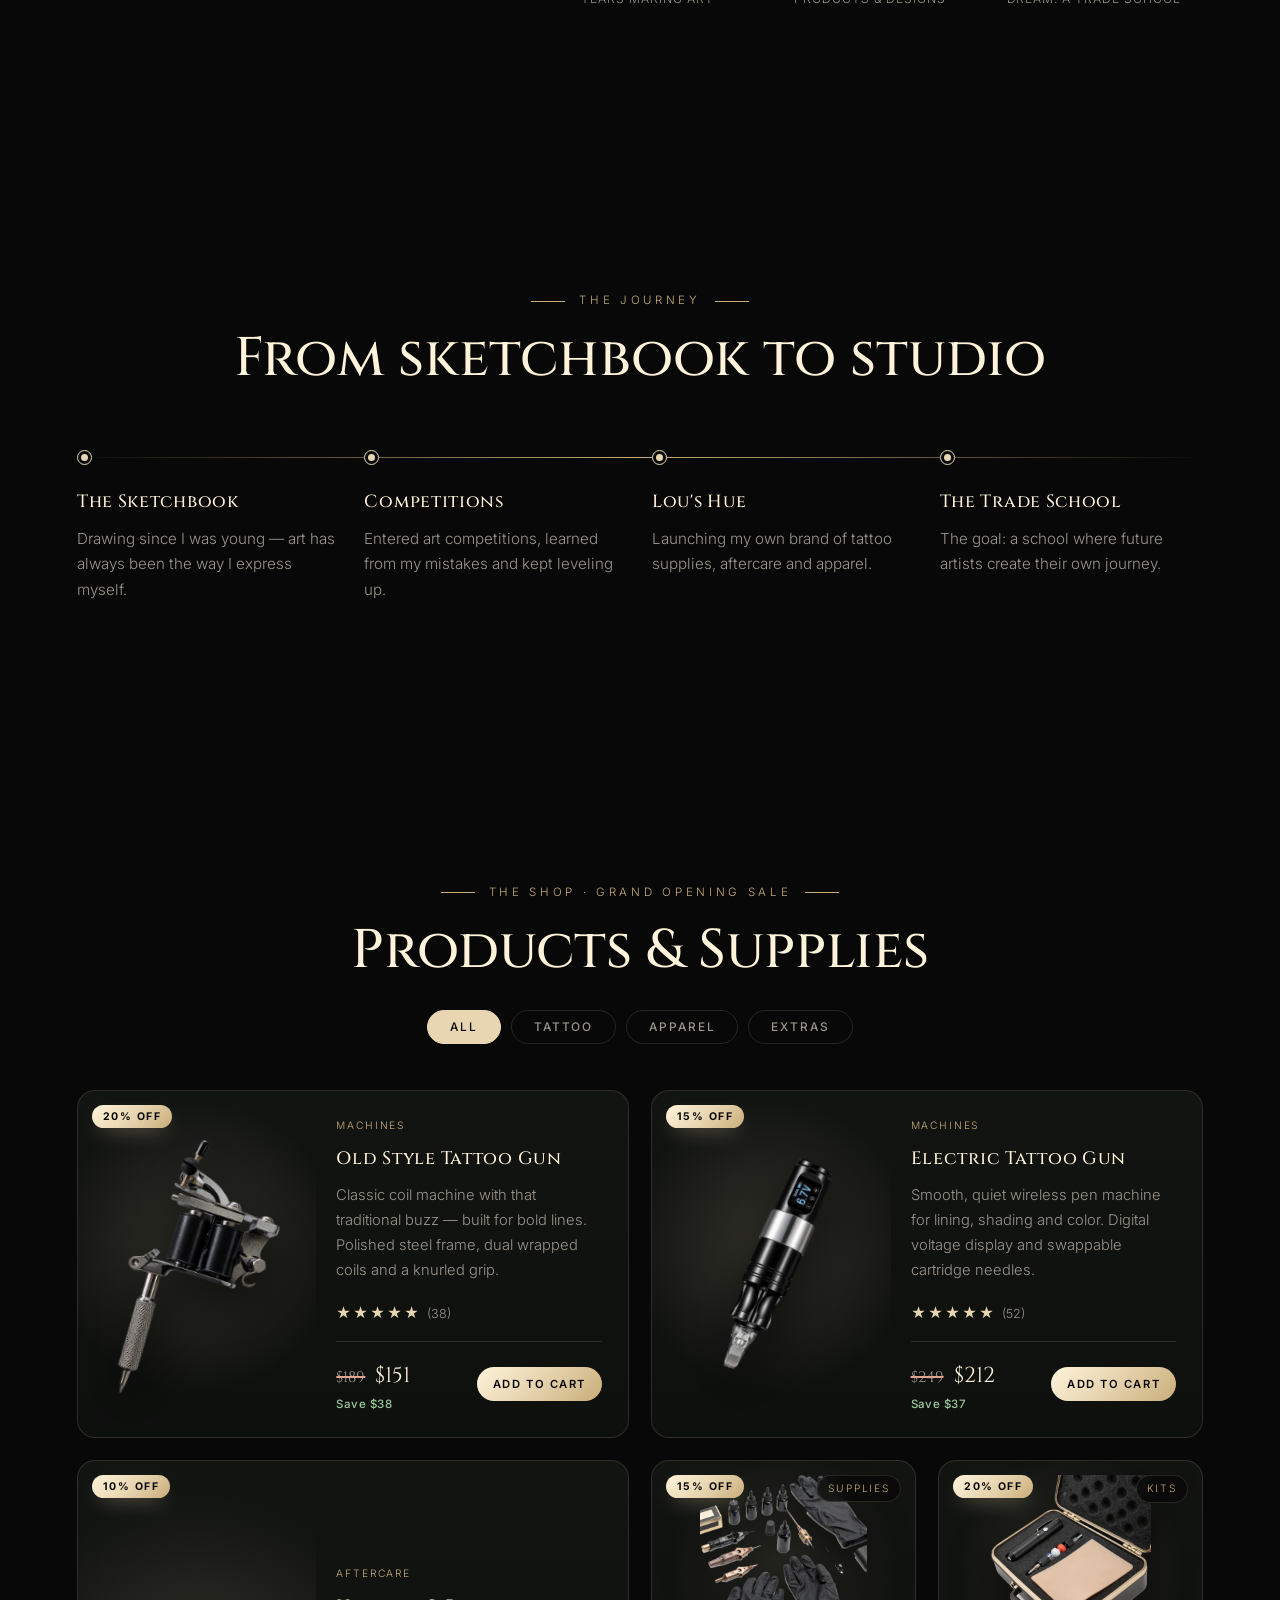
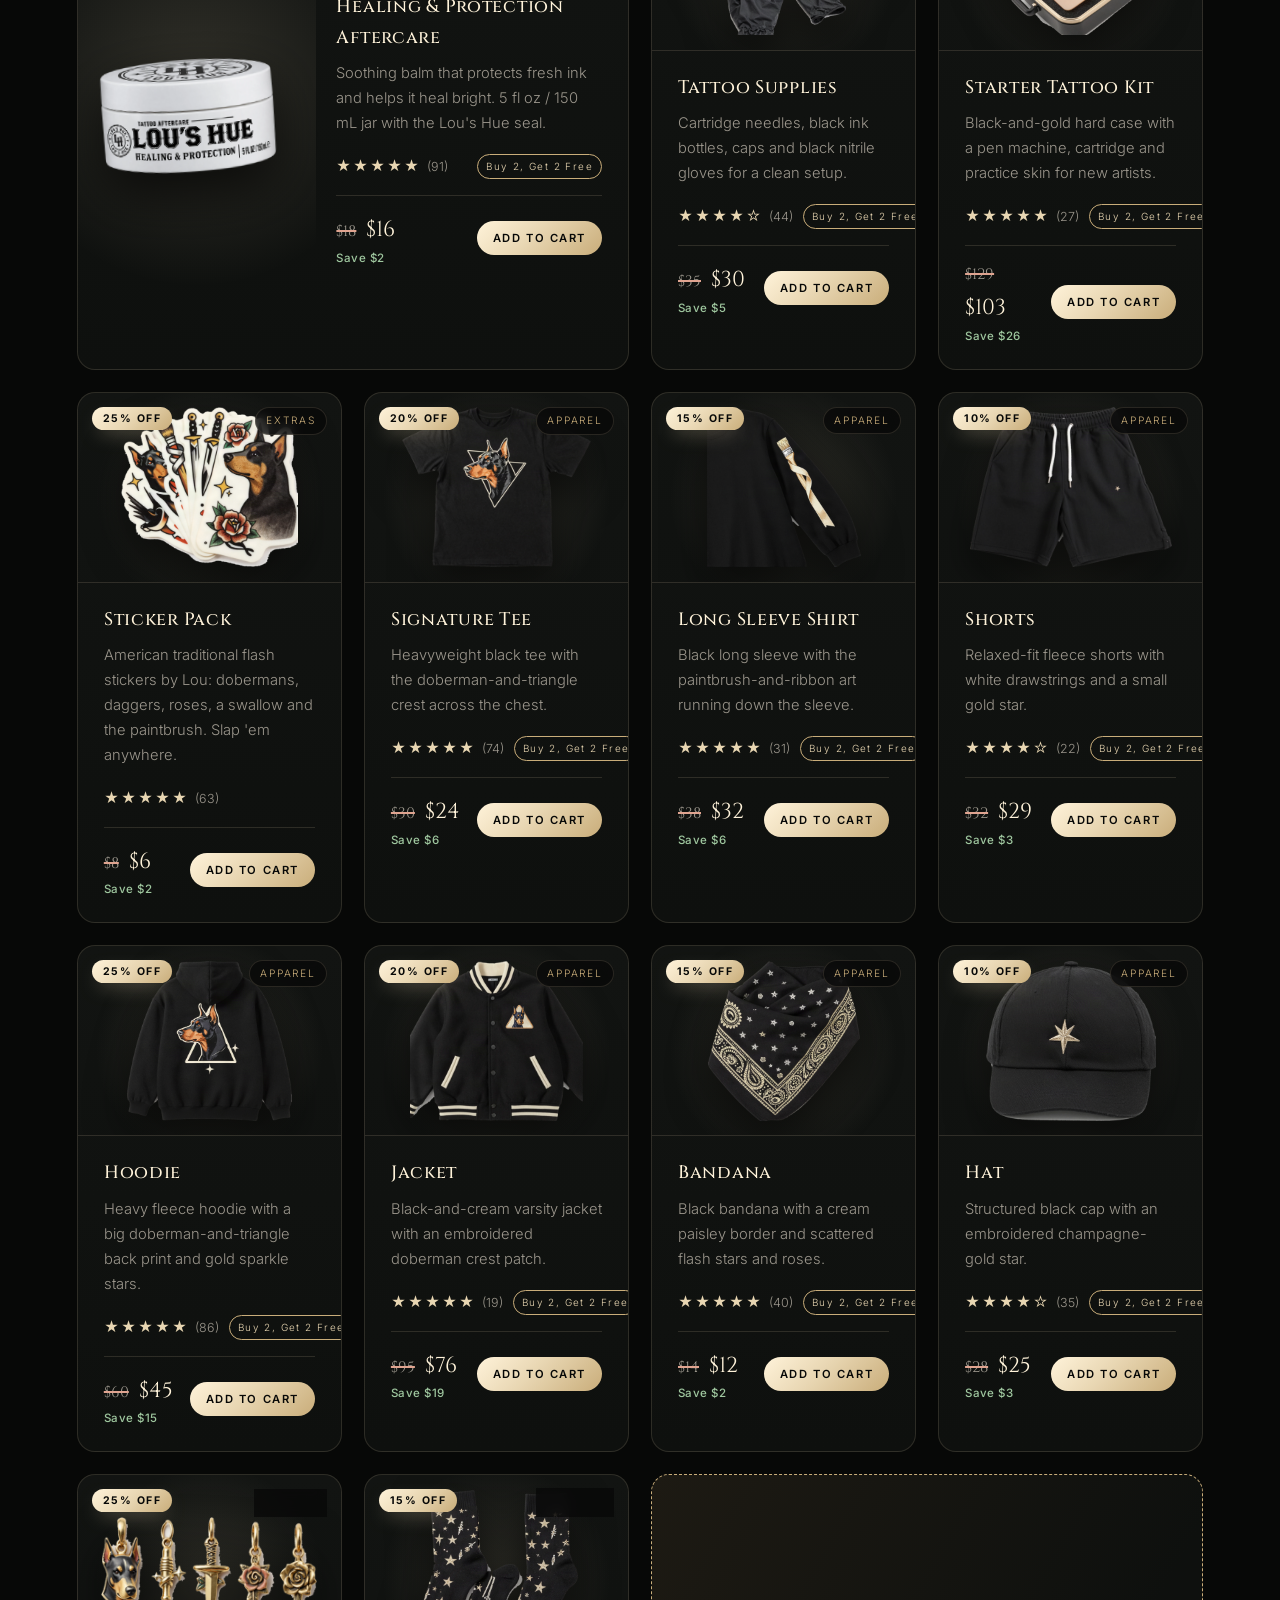
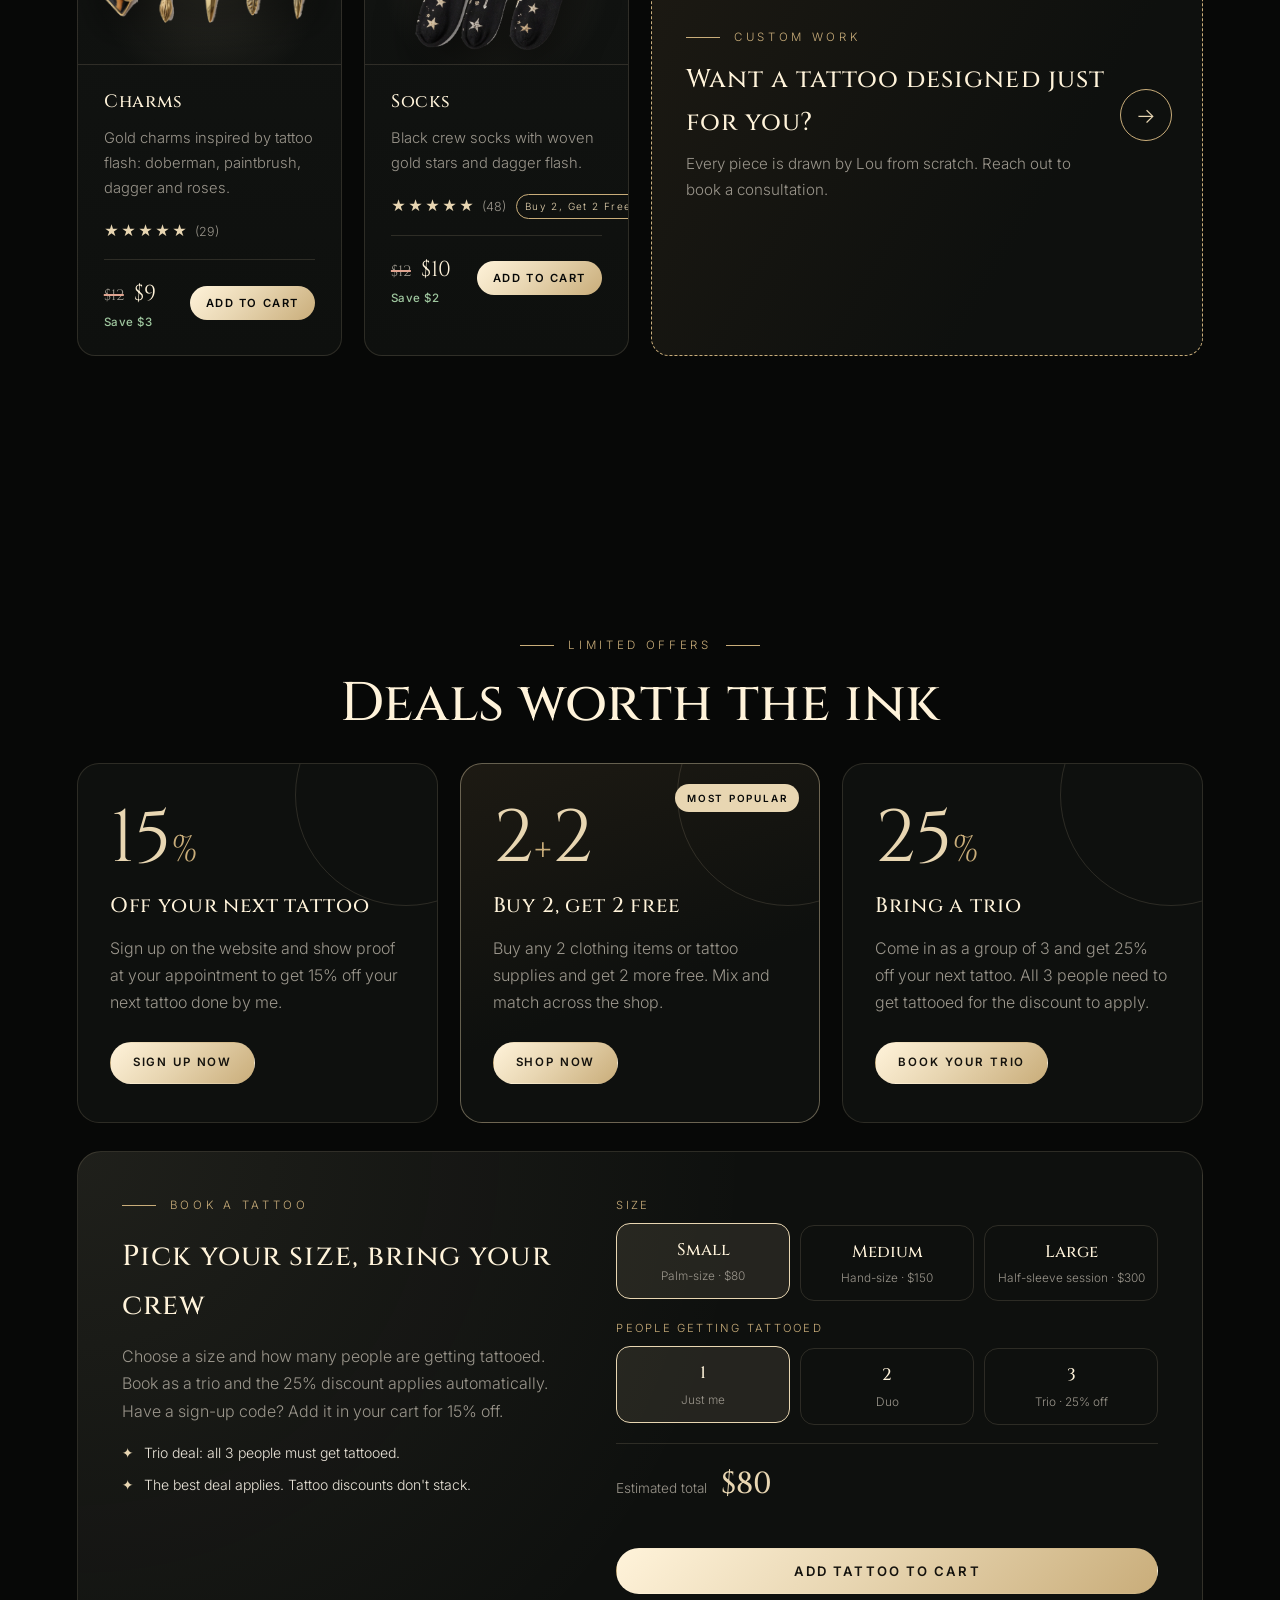
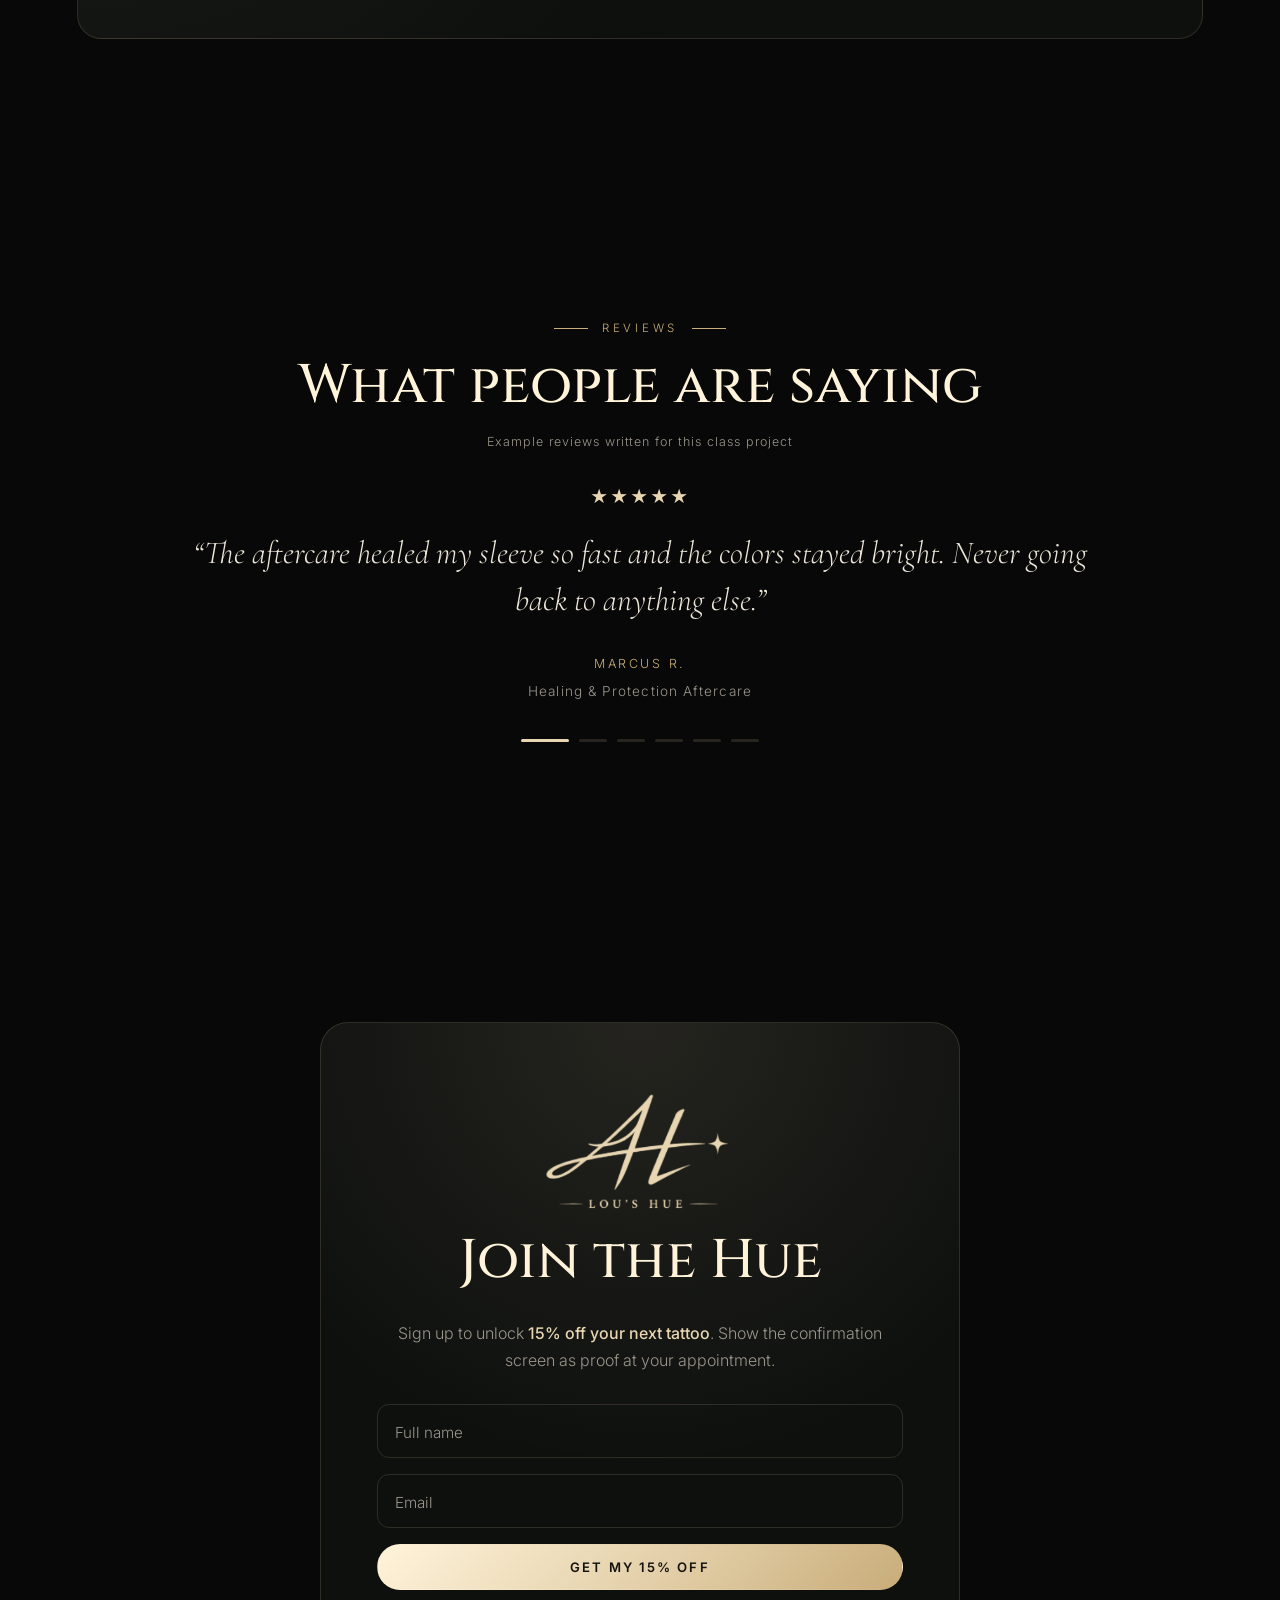
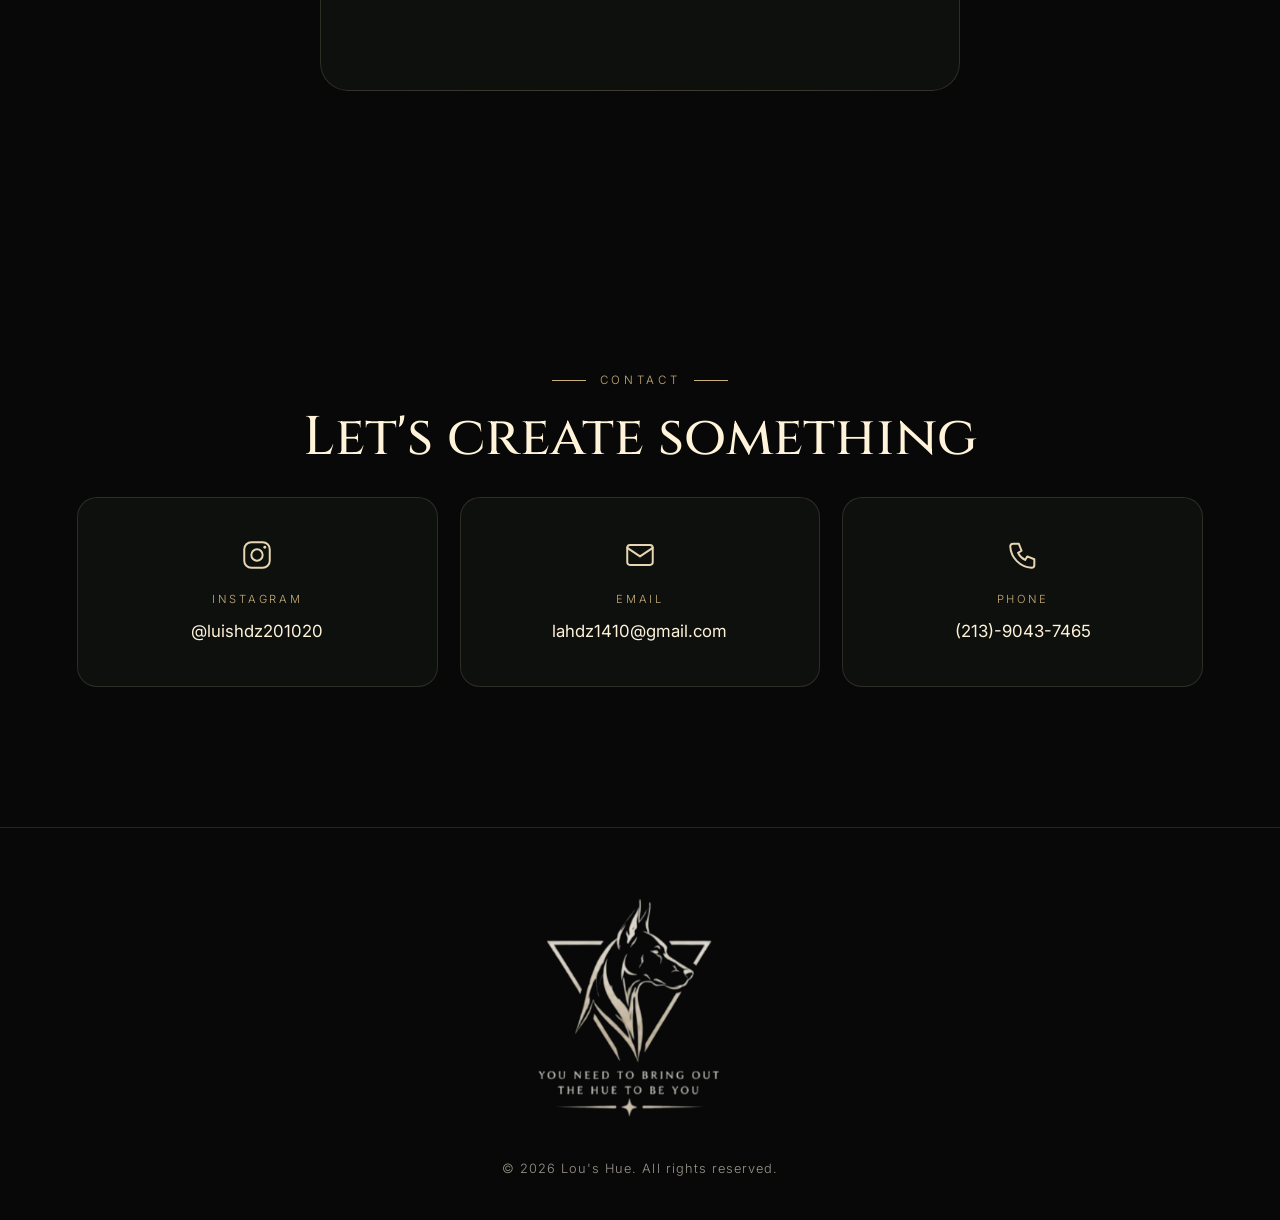
<file: lous-hue/index.html>
<!doctype html>
<html lang="en">
<head>
  <meta charset="utf-8" />
  <meta name="viewport" content="width=device-width, initial-scale=1" />
  <title>Lou's Hue</title>
  <meta name="description" content="Lou's Hue — custom tattoo art, tattoo supplies, aftercare and apparel. You need to bring out the hue to be you." />
  <link rel="icon" type="image/png" href="assets/favicon.png" />
  <link rel="preconnect" href="https://fonts.googleapis.com" />
  <link rel="preconnect" href="https://fonts.gstatic.com" crossorigin />
  <link href="https://fonts.googleapis.com/css2?family=Cinzel:wght@500;700&family=Cormorant+Garamond:ital,wght@0,500;0,600;1,500&family=Inter:wght@300;400;500;600&display=swap" rel="stylesheet" />
  <link rel="stylesheet" href="styles.css" />
</head>
<body>
  <!-- Preloader -->
  <div class="loader" id="loader" aria-hidden="true">
    <img src="assets/logo-dog.png" alt="" class="loader-logo" />
    <div class="loader-line"><span></span></div>
  </div>

  <div class="cursor-glow" aria-hidden="true"></div>
  <div class="scroll-progress" aria-hidden="true"></div>

  <!-- Header -->
  <header class="nav" id="nav">
    <a href="#top" class="brand">
      <img src="assets/logo-dog.png" alt="Lou's Hue logo" class="brand-logo" />
      <span class="brand-name">LOU'S HUE</span>
    </a>
    <nav class="nav-links" id="navLinks">
      <a href="#about">About</a>
      <a href="#products">Products</a>
      <a href="#deals">Deals</a>
      <a href="#reviews">Reviews</a>
      <a href="#contact">Contact</a>
      <a href="#signup" class="btn btn-sm">Sign Up</a>
    </nav>
    <button class="cart-btn" id="cartBtn" type="button" aria-label="Open cart">
      <svg viewBox="0 0 24 24" aria-hidden="true"><path d="M6 7h12l-1 13H7z"/><path d="M9 7a3 3 0 0 1 6 0"/></svg>
      <span class="cart-count" id="cartCount">0</span>
    </button>
    <button class="burger" id="burger" aria-label="Open menu" aria-expanded="false"><span></span><span></span></button>
  </header>

  <main id="top">
    <!-- Hero -->
    <section class="hero">
      <div class="hero-bg" aria-hidden="true">
        <span class="orb orb-1"></span><span class="orb orb-2"></span>
        <canvas id="sparks"></canvas>
      </div>
      <div class="hero-inner">
        <div class="hero-copy">
          <p class="eyebrow reveal">Tattoo Art · Supplies · Apparel</p>
          <h1 class="hero-title">
            <span class="line"><span>Bring out</span></span>
            <span class="line"><span>the <em class="shimmer">hue</em></span></span>
            <span class="line"><span>to be you.</span></span>
          </h1>
          <p class="hero-sub reveal">Custom tattoos designed and inked by Lou, plus pro-grade machines, aftercare and streetwear built for the culture.</p>
          <div class="hero-cta reveal">
            <a href="#products" class="btn">Shop the Collection</a>
            <a href="#deals" class="btn btn-ghost">See Deals</a>
          </div>
        </div>
        <div class="hero-art" id="tilt">
          <div class="ring ring-1"></div>
          <div class="ring ring-2"></div>
          <img src="assets/logo-lh.png" alt="Lou's Hue LH monogram" class="hero-logo" />
        </div>
      </div>
      <a href="#about" class="scroll-hint" aria-label="Scroll down"><span></span></a>
    </section>

    <!-- Marquee -->
    <div class="marquee" aria-hidden="true">
      <div class="marquee-track">
        <span>Custom Tattoos</span><i>✦</i><span>Tattoo Machines</span><i>✦</i><span>Aftercare</span><i>✦</i><span>Supplies & Kits</span><i>✦</i><span>Apparel</span><i>✦</i><span>Stickers & Charms</span><i>✦</i>
        <span>Custom Tattoos</span><i>✦</i><span>Tattoo Machines</span><i>✦</i><span>Aftercare</span><i>✦</i><span>Supplies & Kits</span><i>✦</i><span>Apparel</span><i>✦</i><span>Stickers & Charms</span><i>✦</i>
      </div>
    </div>

    <!-- About -->
    <section class="section about" id="about">
      <figure class="about-art reveal">
        <div class="about-photo">
          <img src="assets/lou-drawing.jpg" alt="Lou sketching a tattoo design in his studio" />
        </div>
        <div class="about-badge"><img src="assets/logo-brush.png" alt="Lou's Hue paintbrush logo" /></div>
        <figcaption>Lou at work in the studio</figcaption>
      </figure>
      <div class="about-copy">
        <p class="eyebrow reveal">About Me</p>
        <h2 class="reveal">Art since day one.<br /><em>Ink is next.</em></h2>
        <p class="reveal">I'm a young artist working toward becoming a tattoo artist — and I'm taking on the challenge of building a small business around my own products and supplies. I've been making art since I was young and kept at it through the years.</p>
        <p class="reveal">I've competed in art competitions, seen my mistakes up close, and improved on every one of them. What I want most is for people to be truly satisfied with tattoos designed and made by me — and to keep that love going by supporting the brand.</p>
        <p class="reveal">If the art keeps spreading, the dream is to open my own <strong>tattoo trade school</strong> for people who want to become tattoo artists and start their own journey.</p>
        <div class="stats reveal">
          <div><b data-count="10" data-suffix="+">0</b><span>Years making art</span></div>
          <div><b data-count="20" data-suffix="+">0</b><span>Products & designs</span></div>
          <div><b data-count="1">0</b><span>Dream: a trade school</span></div>
        </div>
      </div>
    </section>

    <!-- Journey -->
    <section class="section journey">
      <p class="eyebrow center reveal">The Journey</p>
      <h2 class="center reveal">From sketchbook to studio</h2>
      <ol class="timeline">
        <li class="reveal"><span class="dot"></span><h3>The Sketchbook</h3><p>Drawing since I was young — art has always been the way I express myself.</p></li>
        <li class="reveal"><span class="dot"></span><h3>Competitions</h3><p>Entered art competitions, learned from my mistakes and kept leveling up.</p></li>
        <li class="reveal"><span class="dot"></span><h3>Lou's Hue</h3><p>Launching my own brand of tattoo supplies, aftercare and apparel.</p></li>
        <li class="reveal"><span class="dot"></span><h3>The Trade School</h3><p>The goal: a school where future artists create their own journey.</p></li>
      </ol>
    </section>

    <!-- Products -->
    <section class="section products" id="products">
      <p class="eyebrow center reveal">The Shop · Grand Opening Sale</p>
      <h2 class="center reveal">Products & Supplies</h2>
      <div class="filters reveal" role="tablist">
        <button class="chip active" data-filter="all">All</button>
        <button class="chip" data-filter="tattoo">Tattoo</button>
        <button class="chip" data-filter="apparel">Apparel</button>
        <button class="chip" data-filter="extras">Extras</button>
      </div>
      <div class="grid" id="productGrid"><!-- filled by script.js --></div>
    </section>

    <!-- Deals -->
    <section class="section deals" id="deals">
      <p class="eyebrow center reveal">Limited Offers</p>
      <h2 class="center reveal">Deals worth the ink</h2>
      <div class="deal-grid">
        <article class="deal reveal">
          <div class="deal-num">15<small>%</small></div>
          <h3>Off your next tattoo</h3>
          <p>Sign up on the website and show proof at your appointment to get 15% off your next tattoo done by me.</p>
          <a href="#signup" class="btn btn-sm">Sign Up Now</a>
        </article>
        <article class="deal deal-featured reveal">
          <span class="badge">Most Popular</span>
          <div class="deal-num">2<small>+</small>2</div>
          <h3>Buy 2, get 2 free</h3>
          <p>Buy any 2 clothing items or tattoo supplies and get 2 more free. Mix and match across the shop.</p>
          <a href="#products" class="btn btn-sm">Shop Now</a>
        </article>
        <article class="deal reveal">
          <div class="deal-num">25<small>%</small></div>
          <h3>Bring a trio</h3>
          <p>Come in as a group of 3 and get 25% off your next tattoo. All 3 people need to get tattooed for the discount to apply.</p>
          <a href="#book" class="btn btn-sm">Book Your Trio</a>
        </article>
      </div>

      <div class="booking reveal" id="book">
        <div class="booking-copy">
          <p class="eyebrow">Book a Tattoo</p>
          <h3>Pick your size, bring your crew</h3>
          <p>Choose a size and how many people are getting tattooed. Book as a trio and the 25% discount applies automatically. Have a sign-up code? Add it in your cart for 15% off.</p>
          <ul class="booking-notes">
            <li>Trio deal: all 3 people must get tattooed.</li>
            <li>The best deal applies. Tattoo discounts don't stack.</li>
          </ul>
        </div>
        <form class="booking-form" id="bookForm">
          <fieldset>
            <legend>Size</legend>
            <div class="seg" id="sizeSeg">
              <label><input type="radio" name="size" value="small" checked /><span><b>Small</b><small>Palm-size · $80</small></span></label>
              <label><input type="radio" name="size" value="medium" /><span><b>Medium</b><small>Hand-size · $150</small></span></label>
              <label><input type="radio" name="size" value="large" /><span><b>Large</b><small>Half-sleeve session · $300</small></span></label>
            </div>
          </fieldset>
          <fieldset>
            <legend>People getting tattooed</legend>
            <div class="seg seg-people" id="peopleSeg">
              <label><input type="radio" name="people" value="1" checked /><span><b>1</b><small>Just me</small></span></label>
              <label><input type="radio" name="people" value="2" /><span><b>2</b><small>Duo</small></span></label>
              <label><input type="radio" name="people" value="3" /><span><b>3</b><small>Trio · 25% off</small></span></label>
            </div>
          </fieldset>
          <div class="booking-total">
            <span>Estimated total</span>
            <s id="bookOrig"></s>
            <strong id="bookPrice">$80</strong>
            <span class="off-tag" id="bookTag" hidden></span>
            <em id="bookSave"></em>
          </div>
          <button type="submit" class="btn">Add tattoo to cart</button>
        </form>
      </div>
    </section>

    <!-- Reviews -->
    <section class="section reviews" id="reviews">
      <p class="eyebrow center reveal">Reviews</p>
      <h2 class="center reveal">What people are saying</h2>
      <p class="center sample-note reveal">Example reviews written for this class project</p>
      <div class="review-slider reveal">
        <div class="review-track" id="reviewTrack"><!-- filled by script.js --></div>
      </div>
      <div class="review-dots" id="reviewDots"></div>
    </section>

    <!-- Sign up -->
    <section class="section signup" id="signup">
      <div class="signup-card reveal">
        <img src="assets/logo-script.png" alt="Lou's Hue signature logo" class="signup-logo" />
        <h2>Join the Hue</h2>
        <p>Sign up to unlock <strong>15% off your next tattoo</strong>. Show the confirmation screen as proof at your appointment.</p>
        <form id="signupForm" novalidate>
          <div class="field"><input id="fName" name="name" type="text" placeholder=" " required /><label for="fName">Full name</label></div>
          <div class="field"><input id="fEmail" name="email" type="email" placeholder=" " required /><label for="fEmail">Email</label></div>
          <button type="submit" class="btn">Get My 15% Off</button>
          <p class="form-msg" id="formMsg" role="status"></p>
        </form>
        <div class="proof" id="proof" hidden>
          <p class="eyebrow">Your proof</p>
          <h3 id="proofName"></h3>
          <div class="proof-code" id="proofCode"></div>
          <p>Show this screen at your appointment for 15% off your next tattoo.</p>
        </div>
      </div>
    </section>

    <!-- Contact -->
    <section class="section contact" id="contact">
      <p class="eyebrow center reveal">Contact</p>
      <h2 class="center reveal">Let's create something</h2>
      <div class="contact-grid">
        <a class="contact-card reveal" href="https://instagram.com/luishdz201020" target="_blank" rel="noopener">
          <svg viewBox="0 0 24 24" aria-hidden="true"><rect x="3" y="3" width="18" height="18" rx="5"/><circle cx="12" cy="12" r="4"/><circle cx="17.5" cy="6.5" r="1" class="fill"/></svg>
          <span class="label">Instagram</span>
          <span class="value">@luishdz201020</span>
        </a>
        <a class="contact-card reveal" href="mailto:lahdz1410@gmail.com">
          <svg viewBox="0 0 24 24" aria-hidden="true"><rect x="3" y="5" width="18" height="14" rx="2"/><path d="m3 7 9 6 9-6"/></svg>
          <span class="label">Email</span>
          <span class="value">lahdz1410@gmail.com</span>
        </a>
        <a class="contact-card reveal" href="tel:21390437465">
          <svg viewBox="0 0 24 24" aria-hidden="true"><path d="M5 4h4l2 5-2.5 1.5a11 11 0 0 0 5 5L15 13l5 2v4a2 2 0 0 1-2 2A16 16 0 0 1 3 6a2 2 0 0 1 2-2"/></svg>
          <span class="label">Phone</span>
          <span class="value">(213)-9043-7465</span>
        </a>
      </div>
    </section>
  </main>

  <footer class="footer">
    <img src="assets/logo-dog-full.png" alt="Lou's Hue — You need to bring out the hue to be you" class="footer-logo" />
    <p>© <span id="year"></span> Lou's Hue. All rights reserved.</p>
  </footer>

  <div class="cart-overlay" id="cartOverlay" hidden></div>
  <aside class="cart" id="cart" aria-label="Shopping cart" aria-hidden="true">
    <div class="cart-head">
      <h2>Your Cart</h2>
      <button type="button" class="cart-close" id="cartClose" aria-label="Close cart">×</button>
    </div>
    <div class="cart-body" id="cartBody">
      <div class="cart-items" id="cartItems"></div>
      <div class="cart-hint" id="cartHint"></div>
      <div class="cart-code">
        <label for="codeInput">Sign-up code (15% off tattoos)</label>
        <div class="code-row"><input id="codeInput" type="text" placeholder="HUE15-XXXXX" autocomplete="off" /><button type="button" id="codeApply" class="btn btn-sm btn-ghost">Apply</button></div>
        <p class="code-msg" id="codeMsg" role="status"></p>
      </div>
      <dl class="cart-totals" id="cartTotals"></dl>
      <form class="checkout" id="checkoutForm" novalidate>
        <div class="field"><input id="coName" type="text" placeholder=" " required /><label for="coName">Full name</label></div>
        <div class="field"><input id="coEmail" type="email" placeholder=" " required /><label for="coEmail">Email</label></div>
        <button type="submit" class="btn" id="checkoutBtn">Place order</button>
        <p class="form-msg" id="coMsg" role="status"></p>
        <p class="demo-note">Demo checkout for a class project. No payment is taken.</p>
      </form>
    </div>
    <div class="cart-done" id="cartDone" hidden>
      <div class="done-mark" aria-hidden="true">✦</div>
      <h3>Order placed</h3>
      <p id="doneText"></p>
      <div class="proof-code" id="orderNum"></div>
      <button type="button" class="btn btn-sm" id="doneBtn">Keep shopping</button>
    </div>
  </aside>
  <div class="toast" id="toast" role="status" aria-live="polite"></div>

  <script src="script.js"></script>
</body>
</html>
</file>
<file: kingdom-made/styles.css>
/* ==========================================================================
   KINGDOM MADE — styles
   ========================================================================== */

:root {
  color-scheme: dark;
  --black: #0b0a09;
  --coal: #141210;
  --char: #1c1a17;
  --char-2: #26231f;
  --line: rgba(240, 232, 218, 0.12);
  --line-2: rgba(240, 232, 218, 0.22);
  --bone: #f0e8da;
  --bone-dim: rgba(240, 232, 218, 0.66);
  --bone-mute: rgba(240, 232, 218, 0.42);
  --gold: #c9a46a;
  --gold-soft: rgba(201, 164, 106, 0.18);

  --serif: "Cormorant Garamond", "Times New Roman", Georgia, serif;
  --sans: "Inter", system-ui, -apple-system, "Segoe UI", Roboto, sans-serif;

  --ease: cubic-bezier(0.22, 1, 0.36, 1);
  --ease-in-out: cubic-bezier(0.65, 0, 0.35, 1);
  --gutter: clamp(16px, 4vw, 56px);
  --header-h: 76px;
}

*, *::before, *::after { box-sizing: border-box; }
html { scroll-behavior: smooth; -webkit-text-size-adjust: 100%; }
body {
  margin: 0;
  background: var(--black);
  color: var(--bone);
  font-family: var(--sans);
  font-weight: 400;
  line-height: 1.6;
  -webkit-font-smoothing: antialiased;
  overflow-x: hidden;
}
body.is-locked { overflow: hidden; }
img { display: block; max-width: 100%; }
a { color: inherit; text-decoration: none; }
button { font: inherit; color: inherit; background: none; border: 0; cursor: pointer; }
em { font-style: normal; }
::selection { background: var(--gold); color: var(--black); }
:focus-visible { outline: 1px solid var(--gold); outline-offset: 4px; }

svg { fill: none; stroke: currentColor; stroke-width: 1.5; stroke-linecap: round; stroke-linejoin: round; }

/* ---------- Atmosphere ---------- */
.grain {
  position: fixed; inset: -50%;
  z-index: 90; pointer-events: none;
  opacity: 0.06;
  background-image: url("data:image/svg+xml;utf8,<svg xmlns='http://www.w3.org/2000/svg' width='160' height='160'><filter id='n'><feTurbulence type='fractalNoise' baseFrequency='0.9' numOctaves='2' stitchTiles='stitch'/></filter><rect width='100%' height='100%' filter='url(%23n)'/></svg>");
  animation: grain 1.2s steps(6) infinite;
}
@keyframes grain {
  0% { transform: translate(0, 0); } 20% { transform: translate(-3%, 2%); }
  40% { transform: translate(2%, -3%); } 60% { transform: translate(-2%, -1%); }
  80% { transform: translate(3%, 3%); } 100% { transform: translate(0, 0); }
}

.progress { position: fixed; top: 0; left: 0; right: 0; height: 2px; z-index: 80; pointer-events: none; }
.progress span { display: block; height: 100%; background: linear-gradient(90deg, var(--gold), var(--bone)); transform-origin: 0 50%; transform: scaleX(0); }

/* ---------- Loader ---------- */
.loader {
  position: fixed; inset: 0; z-index: 200;
  display: grid; place-content: center; justify-items: center; gap: 28px;
  background: var(--black);
  transition: clip-path 1.1s var(--ease-in-out), visibility 0s linear 1.1s;
  clip-path: inset(0 0 0 0);
}
.loader__logo { width: 92px; opacity: 0; transform: scale(0.9); animation: loaderLogo 1s var(--ease) 0.1s forwards; }
.loader__bar { width: 140px; height: 1px; background: var(--line); overflow: hidden; }
.loader__bar span { display: block; height: 100%; background: var(--bone); transform: scaleX(0); transform-origin: 0 50%; animation: loaderBar 1.1s var(--ease-in-out) 0.2s forwards; }
@keyframes loaderLogo { to { opacity: 1; transform: scale(1); } }
@keyframes loaderBar { to { transform: scaleX(1); } }
body.is-loaded .loader { clip-path: inset(0 0 100% 0); visibility: hidden; }
html:not(.js) .loader { display: none; }

/* ---------- Header ---------- */
.header {
  position: fixed; inset: 0 0 auto 0; z-index: 60;
  height: var(--header-h);
  display: flex; align-items: center; justify-content: space-between; gap: 24px;
  padding: 0 var(--gutter);
  transition: transform 0.6s var(--ease), background 0.4s ease, border-color 0.4s ease, opacity 0.9s var(--ease);
  border-bottom: 1px solid transparent;
}
.header.is-solid { background: rgba(11, 10, 9, 0.72); backdrop-filter: blur(14px); -webkit-backdrop-filter: blur(14px); border-color: var(--line); }
.header.is-hidden { transform: translateY(-100%); }
.js body.is-loading .header { opacity: 0; transform: translateY(-20px); }

.brand { display: flex; align-items: center; gap: 12px; }
.brand__mark { width: 40px; height: auto; transition: transform 0.8s var(--ease); }
.brand:hover .brand__mark { transform: rotate(-8deg) scale(1.06); }
.brand__name { font-family: var(--serif); font-weight: 700; font-size: 1.15rem; letter-spacing: 0.28em; }

.nav { display: flex; gap: clamp(18px, 3vw, 40px); }
.nav__link { position: relative; font-size: 0.78rem; letter-spacing: 0.2em; text-transform: uppercase; color: var(--bone-dim); transition: color 0.3s ease; padding: 6px 0; }
.nav__link::after { content: ""; position: absolute; left: 0; right: 0; bottom: 0; height: 1px; background: var(--bone); transform: scaleX(0); transform-origin: right; transition: transform 0.5s var(--ease); }
.nav__link:hover, .nav__link.is-active { color: var(--bone); }
.nav__link:hover::after, .nav__link.is-active::after { transform: scaleX(1); transform-origin: left; }

.cart-btn {
  position: relative; display: inline-flex; align-items: center; gap: 10px;
  padding: 10px 16px; border: 1px solid var(--line-2); border-radius: 999px;
  font-size: 0.78rem; letter-spacing: 0.18em; text-transform: uppercase;
  transition: background 0.3s ease, border-color 0.3s ease;
}
.cart-btn:hover { background: rgba(240, 232, 218, 0.08); border-color: var(--bone-dim); }
.cart-btn svg { width: 18px; height: 18px; }
.cart-btn__count {
  display: grid; place-items: center; min-width: 22px; height: 22px; padding: 0 6px;
  border-radius: 999px; background: var(--bone); color: var(--black);
  font-size: 0.72rem; font-weight: 600; letter-spacing: 0;
}
.cart-btn__count.is-bump { animation: bump 0.6s var(--ease); }
@keyframes bump { 0% { transform: scale(1); } 35% { transform: scale(1.45); background: var(--gold); } 100% { transform: scale(1); } }

/* ---------- Buttons ---------- */
.btn {
  --fill: var(--bone);
  position: relative; display: inline-flex; align-items: center; justify-content: center; gap: 14px;
  padding: 18px 30px; border-radius: 999px; overflow: hidden; isolation: isolate;
  font-size: 0.8rem; font-weight: 500; letter-spacing: 0.2em; text-transform: uppercase;
  transition: color 0.5s var(--ease), border-color 0.5s var(--ease), transform 0.4s var(--ease);
  will-change: transform;
}
.btn::before {
  content: ""; position: absolute; inset: 0; z-index: -1; border-radius: inherit;
  background: var(--fill);
  transform: translateY(101%); transition: transform 0.6s var(--ease);
}
.btn__arrow { width: 18px; height: 18px; transition: transform 0.5s var(--ease); }
.btn:hover .btn__arrow { transform: translateX(5px); }
.btn--primary { background: var(--bone); color: var(--black); --fill: var(--gold); }
.btn--primary:hover { color: var(--black); }
.btn--ghost { border: 1px solid var(--line-2); color: var(--bone); }
.btn--ghost:hover { color: var(--black); border-color: var(--bone); }
.btn:hover::before { transform: translateY(0); }
.btn--block { width: 100%; }
.btn.is-added { --fill: var(--gold); }
.btn.is-added::before { transform: translateY(0); }
.btn .btn__text { position: relative; display: inline-block; }
.magnetic .btn__text, .magnetic svg { transition: transform 0.4s var(--ease); }

.icon-btn { display: grid; place-items: center; width: 42px; height: 42px; border-radius: 50%; border: 1px solid var(--line-2); transition: transform 0.5s var(--ease), background 0.3s ease; }
.icon-btn svg { width: 18px; height: 18px; }
.icon-btn:hover { transform: rotate(90deg); background: rgba(240, 232, 218, 0.08); }

.eyebrow { display: flex; align-items: center; gap: 14px; margin: 0; font-size: 0.72rem; letter-spacing: 0.32em; text-transform: uppercase; color: var(--bone-dim); }
.eyebrow__line { display: inline-block; width: 36px; height: 1px; background: var(--gold); }

/* ---------- Hero ---------- */
.hero { position: relative; min-height: 100svh; display: flex; align-items: flex-end; padding: calc(var(--header-h) + 40px) var(--gutter) clamp(48px, 9vh, 110px); overflow: hidden; }
.hero__media {
  position: absolute; inset: 0; z-index: 0; overflow: hidden;
  background:
    radial-gradient(90% 70% at 78% 30%, rgba(201, 164, 106, 0.22), transparent 60%),
    radial-gradient(60% 50% at 20% 90%, rgba(60, 50, 40, 0.5), transparent 70%),
    linear-gradient(180deg, #17140f 0%, var(--black) 100%);
}
.hero__img {
  position: absolute; top: -8%; left: -8%; width: 116%; max-width: none; height: 116%; object-fit: cover; object-position: 72% 50%;
  opacity: 0; transform: scale(1.18);
  transition: opacity 1.8s var(--ease), transform 2.6s var(--ease);
}
body.is-loaded .hero__img { opacity: 1; transform: scale(1.06); }
.hero__img.is-drift { animation: heroDrift 26s ease-in-out infinite alternate; }
@keyframes heroDrift { from { transform: scale(1.06) translate3d(0, 0, 0); } to { transform: scale(1.14) translate3d(-1.5%, -1%, 0); } }
.hero__light {
  position: absolute; inset: -20%;
  background: conic-gradient(from 200deg at 85% 0%, transparent 0deg, rgba(240, 214, 170, 0.12) 18deg, transparent 36deg, rgba(240, 214, 170, 0.08) 52deg, transparent 70deg);
  mix-blend-mode: screen; animation: rays 14s ease-in-out infinite alternate; pointer-events: none;
}
@keyframes rays { from { transform: rotate(-3deg); opacity: 0.6; } to { transform: rotate(4deg); opacity: 1; } }
.hero__dust { position: absolute; inset: 0; z-index: 1; width: 100%; height: 100%; pointer-events: none; }
.hero__shade {
  position: absolute; inset: 0;
  background:
    linear-gradient(90deg, rgba(11, 10, 9, 0.85) 0%, rgba(11, 10, 9, 0.35) 55%, rgba(11, 10, 9, 0.1) 100%),
    linear-gradient(0deg, var(--black) 0%, rgba(11, 10, 9, 0) 40%),
    radial-gradient(120% 90% at 50% 40%, transparent 50%, rgba(0, 0, 0, 0.6) 100%);
}
.hero__content { position: relative; z-index: 2; width: 100%; max-width: 1400px; }
.hero__eyebrow { margin-bottom: clamp(18px, 3vh, 34px); }

.slogan {
  margin: 0; font-family: var(--serif); font-weight: 600;
  font-size: clamp(2.5rem, 11.6vw, 11.5rem); line-height: 0.88; letter-spacing: -0.01em;
}
.slogan__line { display: block; overflow: hidden; padding-bottom: 0.06em; white-space: nowrap; }
.slogan .char { display: inline-block; will-change: transform; }
.js .slogan .char { transform: translate3d(0, 110%, 0) rotate(6deg); opacity: 0; }
body.is-loaded .slogan .char {
  transform: none; opacity: 1;
  transition: transform 1.3s var(--ease), opacity 1s var(--ease);
  transition-delay: calc(0.55s + var(--i) * 0.035s);
}
.slogan__him { font-style: italic; font-weight: 500; }
body.is-glow .slogan__him .char {
  color: #f6e3bf;
  animation: glow 4.5s var(--ease-in-out) infinite;
  animation-delay: calc(var(--i) * 0.12s);
}
@keyframes glow {
  0%, 100% { text-shadow: 0 0 0 rgba(201, 164, 106, 0); }
  50% { text-shadow: 0 0 34px rgba(214, 176, 112, 0.55), 0 0 2px rgba(255, 236, 200, 0.6); }
}
.slogan__line--me { color: var(--bone); transition: color 2s var(--ease); }
body.is-glow .slogan__me { color: var(--bone-mute); transition: color 2.4s var(--ease) 0.4s; }
body.is-glow .slogan__me .char { opacity: 0.45; transition: opacity 2.4s var(--ease) 0.4s, transform 1.3s var(--ease); }

.hero__foot { display: flex; flex-wrap: wrap; align-items: flex-end; justify-content: space-between; gap: 28px; margin-top: clamp(28px, 5vh, 54px); }
.hero__sub { margin: 0; max-width: 380px; color: var(--bone-dim); font-size: 1rem; }

[data-hero-in] { transition: opacity 1.2s var(--ease), transform 1.2s var(--ease); }
.js body.is-loading [data-hero-in] { opacity: 0; transform: translateY(24px); }
.hero__eyebrow { transition-delay: 0.4s; }
.hero__foot { transition-delay: 1.15s; }
.scroll-cue { transition-delay: 1.5s; }

.scroll-cue { position: absolute; right: var(--gutter); bottom: clamp(48px, 9vh, 110px); z-index: 2; display: flex; flex-direction: column; align-items: center; gap: 12px; font-size: 0.65rem; letter-spacing: 0.3em; text-transform: uppercase; color: var(--bone-mute); writing-mode: vertical-rl; }
.scroll-cue i { position: relative; width: 1px; height: 64px; background: var(--line); overflow: hidden; }
.scroll-cue i::after { content: ""; position: absolute; left: 0; top: 0; width: 100%; height: 40%; background: var(--bone); animation: cue 2s var(--ease-in-out) infinite; }
@keyframes cue { from { transform: translateY(-100%); } to { transform: translateY(260%); } }

/* ---------- Marquee ---------- */
.marquee { border-block: 1px solid var(--line); overflow: hidden; padding: 22px 0; background: var(--coal); }
.marquee__track { display: flex; width: max-content; gap: 40px; align-items: center; animation: marquee 38s linear infinite; }
.marquee__track span { font-family: var(--serif); font-size: clamp(1.4rem, 3vw, 2.2rem); font-style: italic; color: var(--bone-dim); white-space: nowrap; }
.marquee__track b { color: var(--gold); font-weight: 400; font-size: 1rem; }
.marquee:hover .marquee__track { animation-play-state: paused; }
@keyframes marquee { to { transform: translateX(-50%); } }

/* ---------- Product sections ---------- */
.product {
  position: relative; min-height: 100vh;
  display: grid; grid-template-columns: 1.15fr 0.85fr; align-items: center; gap: clamp(32px, 6vw, 110px);
  padding: clamp(90px, 14vh, 160px) var(--gutter);
  border-bottom: 1px solid var(--line);
  overflow: hidden;
}
.product:nth-child(even) { grid-template-columns: 0.85fr 1.15fr; background: var(--coal); }
.product:nth-child(even) .product__media { order: 2; }
.product__bgnum {
  position: absolute; top: 50%; right: -0.04em; z-index: 0; transform: translateY(-50%);
  font-family: var(--serif); font-weight: 700; font-size: clamp(14rem, 38vw, 36rem); line-height: 1;
  color: transparent; -webkit-text-stroke: 1px rgba(240, 232, 218, 0.06); pointer-events: none; user-select: none;
}
.product:nth-child(even) .product__bgnum { right: auto; left: -0.04em; }

.product__media { position: relative; z-index: 1; }
/* 3D stage: the object is a stack of image layers inside one preserve-3d node */
.stage {
  --ry: 0deg; --rx: 0deg; --sx: 50%; --px: 0;
  position: relative; overflow: hidden; border-radius: 4px;
  aspect-ratio: 4 / 4.4; max-width: 100%;
  display: grid; place-items: center;
  background:
    radial-gradient(70% 55% at 50% 42%, rgba(201, 164, 106, 0.16), transparent 70%),
    radial-gradient(120% 90% at 50% 100%, #1f1c18 0%, var(--black) 70%);
  border: 1px solid var(--line);
  clip-path: inset(0 0 0 0 round 4px);
  transition: clip-path 1.6s var(--ease-in-out);
  touch-action: pan-y;
  user-select: none; -webkit-user-select: none;
}
.stage--wide { aspect-ratio: 16 / 10.5; }
.js .product__media:not(.is-in) .stage { clip-path: inset(12% 12% 12% 12% round 4px); }

.stage__glow {
  position: absolute; left: 50%; top: 44%; width: 70%; aspect-ratio: 1; border-radius: 50%;
  translate: calc(-50% + var(--px) * -24px) -50%;
  background: radial-gradient(circle, rgba(232, 196, 138, 0.22), transparent 62%);
  filter: blur(10px); pointer-events: none;
}
.stage__floor {
  position: absolute; left: 50%; bottom: 13%; width: 58%; height: 7%; border-radius: 50%;
  translate: calc(-50% + var(--px) * -26px) 0;
  scale: calc(1 - var(--px) * var(--px) * 0.18) 1;
  background: radial-gradient(closest-side, rgba(0, 0, 0, 0.85), transparent);
  filter: blur(6px); pointer-events: none;
  animation: floorPulse 6s ease-in-out infinite;
}
.stage--wide .stage__floor { bottom: 18%; width: 74%; }
@keyframes floorPulse { 50% { opacity: 0.7; transform: scaleX(0.92); } }

.obj { position: relative; z-index: 1; width: 54%; }
.stage--wide .obj { width: 84%; margin-bottom: 4%; }
.stage--slim .obj { width: 42%; }
.obj__float { animation: float 6s ease-in-out infinite; }
@keyframes float { 50% { transform: translateY(-12px); } }
.obj__rot {
  position: relative; transform-style: preserve-3d;
  transform: perspective(1100px) rotateY(var(--ry)) rotateX(var(--rx));
  scale: 0.86; opacity: 0; transition: scale 1.6s var(--ease), opacity 1.2s var(--ease);
}
.product__media.is-in .obj__rot { scale: 1; opacity: 1; }
.obj__img { position: relative; width: 100%; height: auto; transform: translateZ(0.5px); pointer-events: none; }
/* Darkened copies stacked behind the face give the object real thickness when it turns */
.obj__depth {
  position: absolute; inset: 0; width: 100%; height: auto; pointer-events: none;
  transform: translateZ(calc(var(--depth) / -6 * var(--k)));
  filter: brightness(calc(0.42 - var(--k) * 0.045));
}
.obj__shine {
  position: absolute; inset: 0; pointer-events: none;
  transform: translateZ(1px);
  -webkit-mask-size: 100% 100%; mask-size: 100% 100%;
  -webkit-mask-repeat: no-repeat; mask-repeat: no-repeat;
  background: linear-gradient(105deg, transparent calc(var(--sx) - 22%), rgba(255, 240, 214, 0.28) var(--sx), transparent calc(var(--sx) + 22%));
  mix-blend-mode: screen;
}
.stage__hint {
  position: absolute; right: 18px; bottom: 20px; z-index: 2;
  display: inline-flex; align-items: center; gap: 8px;
  font-size: 0.64rem; letter-spacing: 0.2em; text-transform: uppercase; color: var(--bone-mute);
  transition: opacity 0.5s ease;
}
.stage__hint svg { width: 16px; height: 16px; color: var(--gold); animation: hint 2.4s var(--ease-in-out) infinite; }
@keyframes hint { 50% { transform: translateX(4px); } }
.product:hover .stage__hint { opacity: 0.35; }
.product__tag {
  position: absolute; left: 20px; bottom: 20px; z-index: 2;
  padding: 8px 14px; border-radius: 999px; border: 1px solid var(--line-2);
  background: rgba(11, 10, 9, 0.55); backdrop-filter: blur(8px); -webkit-backdrop-filter: blur(8px);
  font-size: 0.66rem; letter-spacing: 0.24em; text-transform: uppercase;
}

.product__info { position: relative; z-index: 1; max-width: 560px; }
.product__count { font-size: 0.72rem; letter-spacing: 0.3em; color: var(--bone-mute); margin: 0 0 22px; }
.product__count b { color: var(--bone); font-weight: 500; }
.product__name {
  margin: 0 0 14px; font-family: var(--serif); font-weight: 600;
  font-size: clamp(2.6rem, 5.4vw, 5rem); line-height: 0.95; letter-spacing: -0.005em; text-transform: uppercase;
}
.product__name .line { display: block; overflow: hidden; }
.product__name .line > span { display: inline-block; transition: transform 1.2s var(--ease); }
.js .product__info:not(.is-in) .product__name .line > span { transform: translateY(105%); }
.product__name .line:nth-child(2) > span { transition-delay: 0.08s; }

.product__price { display: flex; align-items: baseline; gap: 14px; margin: 0 0 22px; }
.product__price strong { font-family: var(--serif); font-weight: 500; font-size: clamp(1.8rem, 3vw, 2.4rem); color: var(--gold); font-variant-numeric: tabular-nums; }
.product__price span { font-size: 0.7rem; letter-spacing: 0.24em; text-transform: uppercase; color: var(--bone-mute); }
.product__pitch { margin: 0 0 32px; font-size: 1.05rem; color: var(--bone-dim); max-width: 470px; }

.features { list-style: none; margin: 0 0 40px; padding: 0; display: grid; gap: 0; border-top: 1px solid var(--line); }
.feature {
  position: relative; display: grid; grid-template-columns: 40px 1fr; gap: 16px; align-items: center;
  padding: 13px 0; border-bottom: 1px solid var(--line);
  font-size: 0.94rem; color: var(--bone-dim);
  transition: color 0.35s ease, padding 0.5s var(--ease);
}
.feature::before {
  content: ""; position: absolute; left: 0; right: 0; bottom: -1px; height: 1px;
  background: linear-gradient(90deg, var(--gold), transparent); transform: scaleX(0); transform-origin: left; transition: transform 0.7s var(--ease);
}
.feature:hover { color: var(--bone); padding-left: 8px; }
.feature:hover::before { transform: scaleX(1); }
.feature__icon { display: grid; place-items: center; width: 40px; height: 40px; border-radius: 50%; border: 1px solid var(--line-2); color: var(--gold); transition: background 0.4s ease, transform 0.6s var(--ease); }
.feature:hover .feature__icon { background: var(--gold-soft); transform: rotate(-10deg) scale(1.08); }
.feature__icon svg { width: 18px; height: 18px; stroke-dasharray: 80; stroke-dashoffset: 0; }
.feature b { color: var(--bone); font-weight: 500; }

.js .feature { opacity: 0; transform: translateX(-18px); }
.js .feature .feature__icon svg { stroke-dashoffset: 80; }
.features.is-in .feature { opacity: 1; transform: none; transition: opacity 0.8s var(--ease), transform 0.8s var(--ease), color 0.35s ease, padding 0.5s var(--ease); transition-delay: calc(var(--i) * 0.08s + 0.15s), calc(var(--i) * 0.08s + 0.15s), 0s, 0s; }
.features.is-in .feature__icon svg { stroke-dashoffset: 0; transition: stroke-dashoffset 1.4s var(--ease); transition-delay: calc(var(--i) * 0.08s + 0.35s); }

.product__actions { display: flex; flex-wrap: wrap; align-items: center; gap: 18px; }
.product__actions .note { font-size: 0.74rem; color: var(--bone-mute); letter-spacing: 0.06em; }

/* ---------- Generic reveal ---------- */
[data-reveal] { transition: opacity 1.1s var(--ease), transform 1.1s var(--ease); transition-delay: calc(var(--d, 0) * 0.12s); }
.js [data-reveal]:not(.is-in) { opacity: 0; transform: translateY(36px); }

/* ---------- Why ---------- */
.why { position: relative; padding: clamp(110px, 18vh, 200px) var(--gutter); overflow: hidden; border-bottom: 1px solid var(--line); }
.why__bg { position: absolute; inset: 0; z-index: 0; }
.why__bg img { position: absolute; inset: -15% 0; width: 100%; height: 130%; object-fit: cover; opacity: 0.22; filter: grayscale(0.3) blur(1px); }
.why__bg::after { content: ""; position: absolute; inset: 0; background: linear-gradient(180deg, var(--black) 0%, rgba(11, 10, 9, 0.6) 50%, var(--black) 100%); }
.why__inner { position: relative; z-index: 1; max-width: 1180px; margin: 0 auto; }
.why__text { margin: 28px 0 56px; font-family: var(--serif); font-weight: 500; font-size: clamp(1.9rem, 4.4vw, 3.9rem); line-height: 1.14; }
.why__text .word { display: inline-block; opacity: 0.16; transition: opacity 0.5s ease, color 0.5s ease; }
.why__text .word.is-lit { opacity: 1; }
.why__text .word.is-key { font-style: italic; color: var(--gold); }
.pillars { list-style: none; margin: 0; padding: 0; display: grid; grid-template-columns: repeat(3, 1fr); border-top: 1px solid var(--line); }
.pillars li { padding: 26px 0 0; font-family: var(--serif); font-size: clamp(1.4rem, 2.4vw, 2rem); text-transform: uppercase; letter-spacing: 0.12em; }
.pillars li span { display: block; font-family: var(--sans); font-size: 0.7rem; letter-spacing: 0.3em; color: var(--gold); margin-bottom: 8px; }

/* ---------- Reprise ---------- */
.reprise { padding: clamp(110px, 18vh, 200px) var(--gutter); text-align: center; display: grid; justify-items: center; gap: 36px; background: radial-gradient(60% 60% at 50% 45%, rgba(201, 164, 106, 0.1), transparent 70%); }
.reprise__mark { width: 90px; height: auto; opacity: 0.9; }
.reprise__slogan { margin: 0; font-family: var(--serif); font-weight: 600; font-size: clamp(3rem, 10vw, 8.5rem); line-height: 0.92; }
.reprise__line { display: block; }
.reprise__line em { font-style: italic; font-weight: 500; color: var(--gold); }
.reprise__line--me { color: var(--bone-mute); }

/* ---------- Footer ---------- */
.footer { display: grid; grid-template-columns: 1fr auto; gap: 32px 48px; align-items: center; padding: 48px var(--gutter) 40px; border-top: 1px solid var(--line); background: var(--coal); }
.footer__brand { display: flex; align-items: center; gap: 16px; }
.footer__brand img { width: 56px; height: auto; }
.footer__brand strong { display: block; font-family: var(--serif); letter-spacing: 0.28em; font-size: 1.1rem; }
.footer__brand span { font-size: 0.8rem; color: var(--bone-mute); }
.footer__nav { display: flex; flex-wrap: wrap; gap: 28px; }
.footer__nav a { font-size: 0.78rem; letter-spacing: 0.16em; text-transform: uppercase; color: var(--bone-dim); transition: color 0.3s ease; }
.footer__nav a:hover { color: var(--gold); }
.footer__note { grid-column: 1 / -1; margin: 0; padding-top: 24px; border-top: 1px solid var(--line); font-size: 0.76rem; color: var(--bone-mute); }

/* ---------- Cart drawer ---------- */
.overlay { position: fixed; inset: 0; z-index: 100; background: rgba(5, 4, 3, 0.6); backdrop-filter: blur(6px); -webkit-backdrop-filter: blur(6px); opacity: 0; visibility: hidden; transition: opacity 0.6s var(--ease), visibility 0s linear 0.6s; }
.overlay.is-open { opacity: 1; visibility: visible; transition: opacity 0.6s var(--ease); }
.cart {
  position: fixed; top: 0; right: 0; bottom: 0; z-index: 110;
  width: min(460px, 100%); display: flex; flex-direction: column;
  background: var(--coal); border-left: 1px solid var(--line);
  transform: translateX(100%); visibility: hidden;
  transition: transform 0.75s var(--ease), visibility 0s linear 0.75s;
}
.cart.is-open { transform: none; visibility: visible; transition: transform 0.75s var(--ease); }
.cart__head { display: flex; align-items: center; justify-content: space-between; padding: 22px 24px; border-bottom: 1px solid var(--line); }
.cart__head h2 { margin: 0; font-family: var(--serif); font-weight: 600; font-size: 1.6rem; }
.cart__head h2 span { font-family: var(--sans); font-size: 0.8rem; color: var(--bone-mute); font-weight: 400; }
.cart__items { list-style: none; margin: 0; padding: 8px 24px; flex: 1; overflow-y: auto; }
.cart-item { display: grid; grid-template-columns: 76px 1fr auto; gap: 16px; align-items: center; padding: 18px 0; border-bottom: 1px solid var(--line); }
.cart.is-open .cart-item { animation: itemIn 0.7s var(--ease) both; animation-delay: calc(0.2s + var(--i) * 0.07s); }
@keyframes itemIn { from { opacity: 0; transform: translateX(30px); } }
.cart-item.is-removing { animation: itemOut 0.45s var(--ease) forwards !important; }
@keyframes itemOut { to { opacity: 0; transform: translateX(40px); } }
.cart-item img { width: 76px; height: 76px; object-fit: contain; padding: 8px; border-radius: 3px; background: radial-gradient(circle at 50% 40%, var(--char-2), var(--black)); }
.cart-item h3 { margin: 0 0 4px; font-family: var(--serif); font-size: 1.15rem; font-weight: 600; text-transform: uppercase; line-height: 1.1; }
.cart-item__price { font-size: 0.85rem; color: var(--gold); }
.qty { display: inline-flex; align-items: center; margin-top: 10px; border: 1px solid var(--line-2); border-radius: 999px; }
.qty button { width: 30px; height: 30px; display: grid; place-items: center; transition: color 0.2s; color: var(--bone-dim); }
.qty button:hover { color: var(--bone); }
.qty span { min-width: 22px; text-align: center; font-size: 0.85rem; font-variant-numeric: tabular-nums; }
.cart-item__remove { align-self: start; font-size: 0.68rem; letter-spacing: 0.18em; text-transform: uppercase; color: var(--bone-mute); transition: color 0.2s; padding: 4px 0; }
.cart-item__remove:hover { color: var(--bone); }
.cart__empty { flex: 1; display: none; flex-direction: column; align-items: center; justify-content: center; gap: 18px; padding: 24px; text-align: center; color: var(--bone-dim); }
.cart__empty img { opacity: 0.5; }
.cart.is-empty .cart__empty { display: flex; }
.cart.is-empty .cart__items, .cart.is-empty .cart__foot { display: none; }
.cart__foot { padding: 22px 24px 26px; border-top: 1px solid var(--line); display: grid; gap: 12px; }
.cart__row { display: flex; justify-content: space-between; align-items: baseline; font-size: 0.92rem; }
.cart__row strong { font-family: var(--serif); font-size: 1.5rem; font-weight: 600; font-variant-numeric: tabular-nums; }
.cart__row--muted { color: var(--bone-mute); font-size: 0.82rem; margin-bottom: 8px; }

/* ---------- Checkout ---------- */
.checkout { position: fixed; inset: 0; z-index: 120; display: grid; place-items: center; padding: 16px; background: rgba(5, 4, 3, 0.75); backdrop-filter: blur(10px); -webkit-backdrop-filter: blur(10px); opacity: 0; visibility: hidden; transition: opacity 0.5s var(--ease), visibility 0s linear 0.5s; }
.checkout.is-open { opacity: 1; visibility: visible; transition: opacity 0.5s var(--ease); }
.checkout__panel {
  position: relative; width: min(1040px, 100%); max-height: calc(100svh - 32px); overflow-y: auto;
  padding: clamp(28px, 4vw, 52px); border: 1px solid var(--line); border-radius: 6px; background: var(--coal);
  transform: translateY(40px) scale(0.98); transition: transform 0.8s var(--ease);
}
.checkout.is-open .checkout__panel { transform: none; }
.checkout__close { position: absolute; top: 20px; right: 20px; }
.checkout__step { display: none; }
.checkout__step.is-active { display: block; animation: stepIn 0.7s var(--ease) both; }
.checkout__step--center.is-active { display: grid; justify-items: center; text-align: center; gap: 18px; padding: 40px 0; }
@keyframes stepIn { from { opacity: 0; transform: translateY(20px); } }
.checkout h2 { margin: 12px 0 28px; font-family: var(--serif); font-weight: 600; font-size: clamp(2rem, 4vw, 3rem); }
.checkout__grid { display: grid; grid-template-columns: 1.3fr 1fr; gap: clamp(24px, 4vw, 56px); align-items: start; }
.form fieldset { border: 0; padding: 0; margin: 0 0 26px; display: grid; gap: 14px; }
.form legend { padding: 0; margin-bottom: 14px; font-size: 0.7rem; letter-spacing: 0.28em; text-transform: uppercase; color: var(--gold); }
.field { display: grid; gap: 6px; }
.field span { font-size: 0.74rem; color: var(--bone-mute); letter-spacing: 0.04em; }
.field input {
  width: 100%; padding: 14px 16px; border-radius: 4px; border: 1px solid var(--line-2); background: var(--black); color: var(--bone);
  font: inherit; font-size: 0.95rem; transition: border-color 0.3s ease, box-shadow 0.3s ease;
}
.field input::placeholder { color: rgba(240, 232, 218, 0.25); }
.field input:focus { outline: none; border-color: var(--gold); box-shadow: 0 0 0 4px var(--gold-soft); }
.field.is-error input { border-color: #b8664f; animation: shake 0.4s; }
@keyframes shake { 25% { transform: translateX(-5px); } 75% { transform: translateX(5px); } }
.field-row { display: grid; grid-template-columns: 1.6fr 1fr; gap: 14px; }
.form__note { margin: 4px 0 0; font-size: 0.78rem; color: var(--bone-mute); }

.demo-card {
  position: relative; max-width: 340px; aspect-ratio: 1.6; padding: 20px 22px; border-radius: 12px; overflow: hidden;
  display: flex; flex-direction: column; justify-content: space-between;
  background: linear-gradient(135deg, #2a2621 0%, #0f0e0c 60%, #2c2720 100%); border: 1px solid var(--line-2);
  box-shadow: 0 20px 50px -20px rgba(0, 0, 0, 0.9);
}
.demo-card::after { content: ""; position: absolute; inset: 0; background: linear-gradient(115deg, transparent 30%, rgba(255, 240, 210, 0.16) 45%, transparent 60%); transform: translateX(-100%); animation: cardShine 4.5s var(--ease-in-out) infinite; }
@keyframes cardShine { 0%, 40% { transform: translateX(-100%); } 80%, 100% { transform: translateX(100%); } }
.demo-card__top { display: flex; justify-content: space-between; align-items: center; font-size: 0.66rem; letter-spacing: 0.3em; color: var(--bone-mute); }
.demo-card__num { font-size: 1.15rem; letter-spacing: 0.14em; font-variant-numeric: tabular-nums; }
.demo-card__bottom { display: flex; justify-content: space-between; font-size: 0.7rem; letter-spacing: 0.2em; color: var(--bone-dim); }

.summary { padding: 24px; border: 1px solid var(--line); border-radius: 4px; background: var(--black); display: grid; gap: 12px; }
.summary h3 { margin: 0 0 6px; font-size: 0.72rem; letter-spacing: 0.28em; text-transform: uppercase; color: var(--bone-dim); font-weight: 500; }
.summary__items { list-style: none; margin: 0 0 8px; padding: 0; display: grid; gap: 14px; }
.summary__items li { display: grid; grid-template-columns: 52px 1fr auto; gap: 12px; align-items: center; font-size: 0.86rem; }
.summary__items img { width: 52px; height: 52px; object-fit: contain; padding: 5px; border-radius: 3px; background: var(--char); }
.summary__items small { display: block; color: var(--bone-mute); }
.summary__total { padding-top: 12px; border-top: 1px solid var(--line); }

.spinner { position: relative; width: 96px; height: 96px; display: grid; place-items: center; }
.spinner::before { content: ""; position: absolute; inset: 0; border-radius: 50%; border: 1px solid var(--line); border-top-color: var(--gold); animation: spin 1s linear infinite; }
.spinner img { width: 44px; animation: pulse 1.4s ease-in-out infinite; }
@keyframes spin { to { transform: rotate(360deg); } }
@keyframes pulse { 50% { opacity: 0.4; transform: scale(0.94); } }
.processing-text { color: var(--bone-dim); letter-spacing: 0.1em; }

.check { width: 84px; height: 84px; color: var(--gold); }
.check circle { stroke-dasharray: 152; stroke-dashoffset: 152; }
.check path { stroke-dasharray: 40; stroke-dashoffset: 40; stroke-width: 2; }
.checkout__step.is-active .check circle { animation: draw 0.9s var(--ease) 0.1s forwards; }
.checkout__step.is-active .check path { animation: draw 0.6s var(--ease) 0.75s forwards; }
@keyframes draw { to { stroke-dashoffset: 0; } }
.success__title { margin: 0 !important; }
.success__order { margin: 0; color: var(--bone-dim); }
.success__order strong { color: var(--bone); font-weight: 500; letter-spacing: 0.08em; }
.verse { margin: 12px 0 18px; max-width: 520px; font-family: var(--serif); font-style: italic; font-size: 1.35rem; line-height: 1.4; color: var(--bone); }
.verse cite { display: block; margin-top: 10px; font-family: var(--sans); font-style: normal; font-size: 0.72rem; letter-spacing: 0.24em; text-transform: uppercase; color: var(--gold); }

/* ---------- Toast ---------- */
.toast {
  position: fixed; left: 50%; bottom: 28px; z-index: 130;
  display: flex; align-items: center; gap: 12px; padding: 12px 18px 12px 12px;
  border: 1px solid var(--line-2); border-radius: 999px; background: rgba(20, 18, 16, 0.92); backdrop-filter: blur(10px); -webkit-backdrop-filter: blur(10px);
  font-size: 0.86rem; white-space: nowrap;
  transform: translate(-50%, 140%); opacity: 0; transition: transform 0.7s var(--ease), opacity 0.5s var(--ease);
  pointer-events: none;
}
.toast.is-show { transform: translate(-50%, 0); opacity: 1; }
.toast img { width: 36px; height: 36px; border-radius: 50%; object-fit: contain; padding: 4px; background: var(--char-2); }
.toast b { color: var(--gold); font-weight: 500; }

/* ---------- Ratings ---------- */
.stars { display: inline-block; font-size: 0.95rem; line-height: 1; letter-spacing: 0.12em; }
.stars::before {
  content: "★★★★★";
  background: linear-gradient(90deg, var(--gold) calc(var(--rating) / 5 * 100%), rgba(240, 232, 218, 0.18) 0);
  -webkit-background-clip: text; background-clip: text; color: transparent;
}
.stars--lg { font-size: 1.5rem; }
.rating { display: inline-flex; align-items: center; gap: 10px; margin: -8px 0 22px; font-size: 0.82rem; color: var(--bone-mute); transition: color 0.3s ease; }
.rating b { color: var(--bone); font-weight: 500; }
.rating:hover { color: var(--bone); }
.rating--sm { margin: 0; font-size: 0.76rem; }
.rating--sm .stars { font-size: 0.8rem; }

/* ---------- Section heads ---------- */
.section-head { display: grid; gap: 18px; max-width: 760px; margin-bottom: clamp(40px, 6vw, 72px); }
.section-title { margin: 0; font-family: var(--serif); font-weight: 600; font-size: clamp(2.6rem, 6vw, 5rem); line-height: 0.95; text-transform: uppercase; text-wrap: balance; }
.section-title em { font-style: italic; font-weight: 500; color: var(--gold); }
.section-sub { margin: 0; max-width: 520px; color: var(--bone-dim); }

/* ---------- Apparel ---------- */
.apparel { padding: clamp(90px, 14vh, 160px) var(--gutter); border-bottom: 1px solid var(--line); }
.apparel__grid { display: grid; grid-template-columns: repeat(3, minmax(0, 1fr)); gap: clamp(18px, 2.5vw, 36px); }
.tee { display: flex; flex-direction: column; gap: 22px; min-width: 0; }
.tee__media {
  --rx: 0deg; --ry: 0deg; --mx: 50%; --my: 50%;
  position: relative; overflow: hidden; border-radius: 4px; aspect-ratio: 848 / 1234; max-width: 100%;
  background: var(--char);
  transform: perspective(900px) rotateX(var(--rx)) rotateY(var(--ry));
  transition: transform 0.6s var(--ease), box-shadow 0.6s var(--ease);
  box-shadow: 0 30px 80px -40px rgba(0, 0, 0, 0.9);
}
.tee__media img { width: 100%; height: 100%; object-fit: cover; transform: scale(1.02); transition: transform 1.2s var(--ease), filter 0.8s var(--ease); filter: brightness(0.92); }
.tee__media::after {
  content: ""; position: absolute; inset: 0; pointer-events: none; opacity: 0; transition: opacity 0.5s ease;
  background: radial-gradient(420px circle at var(--mx) var(--my), rgba(255, 236, 200, 0.16), transparent 45%);
}
.tee:hover .tee__media { box-shadow: 0 40px 100px -40px rgba(0, 0, 0, 1); }
.tee:hover .tee__media img { transform: scale(1.08); filter: brightness(1.02); }
.tee:hover .tee__media::after { opacity: 1; }
.tee__body { display: grid; gap: 14px; }
.tee__top { display: flex; justify-content: space-between; align-items: baseline; gap: 12px; }
.tee__top h3 { margin: 0; font-family: var(--serif); font-weight: 600; font-size: 1.6rem; line-height: 1.05; text-transform: uppercase; }
.tee__top strong { font-family: var(--serif); font-weight: 500; font-size: 1.4rem; color: var(--gold); white-space: nowrap; font-variant-numeric: tabular-nums; }
.tee__body p { margin: 0; font-size: 0.92rem; color: var(--bone-dim); }
.sizes { display: flex; flex-wrap: wrap; gap: 8px; margin: 4px 0 6px; padding: 0; border: 0; }
.sizes legend { width: 100%; margin-bottom: 8px; padding: 0; font-size: 0.66rem; letter-spacing: 0.26em; text-transform: uppercase; color: var(--bone-mute); }
.sizes label { position: relative; cursor: pointer; }
.sizes input { position: absolute; opacity: 0; width: 1px; height: 1px; }
.sizes span {
  display: grid; place-items: center; min-width: 46px; height: 38px; padding: 0 10px; border-radius: 999px;
  border: 1px solid var(--line-2); font-size: 0.78rem; letter-spacing: 0.08em; color: var(--bone-dim);
  transition: background 0.3s ease, color 0.3s ease, border-color 0.3s ease, transform 0.3s var(--ease);
}
.sizes label:hover span { border-color: var(--bone-dim); color: var(--bone); transform: translateY(-2px); }
.sizes input:checked + span { background: var(--bone); border-color: var(--bone); color: var(--black); }
.sizes input:focus-visible + span { outline: 1px solid var(--gold); outline-offset: 3px; }

/* ---------- Reviews ---------- */
.reviews { padding: clamp(90px, 14vh, 160px) 0; border-bottom: 1px solid var(--line); background: var(--coal); overflow: hidden; }
.reviews__head { display: grid; grid-template-columns: auto minmax(0, 420px); justify-content: space-between; align-items: end; gap: 40px; padding: 0 var(--gutter); margin-bottom: clamp(44px, 6vw, 70px); }
.reviews__score { display: grid; gap: 14px; }
.reviews__big { margin: 6px 0 0; font-family: var(--serif); font-weight: 600; font-size: clamp(4.5rem, 11vw, 8rem); line-height: 0.85; font-variant-numeric: tabular-nums; }
.reviews__big small { font-size: 0.3em; font-weight: 500; color: var(--bone-mute); margin-left: 8px; }
.reviews__total { margin: 0; color: var(--bone-dim); }
.reviews__total span { color: var(--bone); font-weight: 500; font-variant-numeric: tabular-nums; }
.bars { list-style: none; margin: 0; padding: 0; display: grid; gap: 10px; }
.bars li { display: grid; grid-template-columns: 34px 1fr 40px; align-items: center; gap: 14px; font-size: 0.8rem; color: var(--bone-mute); }
.bars i { position: relative; height: 4px; border-radius: 4px; background: var(--line); overflow: hidden; }
.bars i::after { content: ""; position: absolute; inset: 0; width: var(--w); background: var(--gold); border-radius: inherit; transform-origin: left; transition: transform 1.6s var(--ease) 0.3s; }
.js .reviews__side:not(.is-in) .bars i::after { transform: scaleX(0); }
.bars b { font-weight: 400; text-align: right; font-variant-numeric: tabular-nums; }
.reviews__side { display: grid; gap: 28px; }
.per-product { list-style: none; margin: 0; padding: 18px 0 0; border-top: 1px solid var(--line); display: grid; gap: 10px; }
.per-product li { display: flex; justify-content: space-between; align-items: center; gap: 12px; flex-wrap: wrap; font-size: 0.82rem; color: var(--bone-dim); }
.per-product .rating span:last-child { font-variant-numeric: tabular-nums; }

.reviews__rail { -webkit-mask-image: linear-gradient(90deg, transparent, #000 8%, #000 92%, transparent); mask-image: linear-gradient(90deg, transparent, #000 8%, #000 92%, transparent); }
.reviews__track { display: flex; gap: 20px; width: max-content; padding: 6px 0; animation: marquee 70s linear infinite; }
.reviews__rail:hover .reviews__track { animation-play-state: paused; }
.review {
  margin: 0; width: min(360px, 78vw); padding: 26px; display: flex; flex-direction: column; gap: 16px;
  border: 1px solid var(--line); border-radius: 6px; background: var(--black);
  transition: border-color 0.4s ease, transform 0.6s var(--ease);
}
.review:hover { border-color: var(--line-2); transform: translateY(-6px); }
.review blockquote { margin: 0; flex: 1; font-family: var(--serif); font-size: 1.22rem; line-height: 1.4; color: var(--bone); }
.review figcaption { display: flex; align-items: center; gap: 12px; font-size: 0.8rem; color: var(--bone-mute); }
.review figcaption b { display: block; color: var(--bone); font-weight: 500; }
.review__avatar { display: grid; place-items: center; width: 38px; height: 38px; border-radius: 50%; background: var(--char-2); border: 1px solid var(--line-2); font-family: var(--serif); font-size: 1.1rem; color: var(--gold); }
.reviews__note { margin: 32px var(--gutter) 0; font-size: 0.74rem; color: var(--bone-mute); }

.cart-item__size { font-size: 0.74rem; letter-spacing: 0.12em; text-transform: uppercase; color: var(--bone-mute); margin-bottom: 2px; }

/* ---------- About ---------- */
.about { display: grid; grid-template-columns: minmax(0, 0.9fr) minmax(0, 1.1fr); gap: clamp(40px, 6vw, 100px); align-items: center; padding: clamp(90px, 14vh, 160px) var(--gutter); border-bottom: 1px solid var(--line); background: var(--coal); }
.about__visual { position: relative; overflow: hidden; border-radius: 4px; aspect-ratio: 4 / 5; max-width: 100%; display: grid; place-items: center; border: 1px solid var(--line); background: var(--black); }
.about__bg { position: absolute; inset: -10% 0; width: 100%; height: 120%; max-width: none; object-fit: cover; object-position: 72% 50%; opacity: 0.45; }
.about__visual::after { content: ""; position: absolute; inset: 0; background: radial-gradient(70% 60% at 50% 45%, transparent, rgba(11, 10, 9, 0.85)); }
.about__mark { position: relative; z-index: 1; width: 46%; height: auto; filter: drop-shadow(0 20px 40px rgba(0, 0, 0, 0.8)); animation: float 7s ease-in-out infinite; }
.about__facts { position: absolute; left: 0; right: 0; bottom: 0; z-index: 1; list-style: none; margin: 0; padding: 0; display: grid; grid-template-columns: repeat(3, 1fr); border-top: 1px solid var(--line); background: rgba(11, 10, 9, 0.6); backdrop-filter: blur(8px); -webkit-backdrop-filter: blur(8px); }
.about__facts li { display: grid; gap: 2px; padding: 18px 12px; text-align: center; }
.about__facts li + li { border-left: 1px solid var(--line); }
.about__facts b { font-family: var(--serif); font-weight: 600; font-size: 1.8rem; line-height: 1; color: var(--gold); }
.about__facts span { font-size: 0.64rem; letter-spacing: 0.22em; text-transform: uppercase; color: var(--bone-mute); }
.about__copy { display: grid; gap: 18px; min-width: 0; max-width: 620px; }
.about__copy > p:not(.eyebrow) { margin: 0; color: var(--bone-dim); font-size: 1.02rem; }
.about__copy strong { color: var(--bone); font-weight: 500; }
.about__copy > p.about__lead { font-family: var(--serif); font-size: clamp(1.4rem, 2.2vw, 1.75rem); line-height: 1.3; color: var(--bone); }
.about__verse { margin: 10px 0 0; padding: 4px 0 4px 22px; border-left: 1px solid var(--gold); font-family: var(--serif); font-style: italic; font-size: 1.45rem; line-height: 1.35; color: var(--bone); }
.about__verse cite { display: block; margin-top: 8px; font-family: var(--sans); font-style: normal; font-size: 0.7rem; letter-spacing: 0.24em; text-transform: uppercase; color: var(--gold); }
.about__copy > p.about__sign { margin-top: 8px; font-family: var(--serif); font-style: italic; font-size: 2rem; color: var(--bone); line-height: 1; }
.about__sign span { display: block; margin-top: 8px; font-family: var(--sans); font-style: normal; font-size: 0.7rem; letter-spacing: 0.24em; text-transform: uppercase; color: var(--bone-mute); }

/* ---------- Contact ---------- */
.contact { display: grid; grid-template-columns: minmax(0, 1fr) minmax(0, 1fr); gap: clamp(40px, 6vw, 96px); align-items: start; padding: clamp(90px, 14vh, 160px) var(--gutter); border-bottom: 1px solid var(--line); }
.contact__info { display: grid; gap: 18px; min-width: 0; }
.channels { list-style: none; margin: 18px 0 0; padding: 0; display: grid; border-top: 1px solid var(--line); }
.channels li { display: grid; grid-template-columns: 44px minmax(0, 1fr) auto; align-items: center; gap: 16px; padding: 16px 0; border-bottom: 1px solid var(--line); }
.channels__icon { display: grid; place-items: center; width: 44px; height: 44px; border-radius: 50%; border: 1px solid var(--line-2); color: var(--gold); transition: background 0.4s ease, transform 0.6s var(--ease); }
.channels li:hover .channels__icon { background: var(--gold-soft); transform: rotate(-10deg); }
.channels__icon svg { width: 18px; height: 18px; }
.channels small { display: block; font-size: 0.66rem; letter-spacing: 0.24em; text-transform: uppercase; color: var(--bone-mute); }
.channels b { font-weight: 500; font-size: 1.02rem; overflow-wrap: break-word; user-select: all; }
.copy-btn { padding: 8px 14px; border-radius: 999px; border: 1px solid var(--line-2); font-size: 0.66rem; letter-spacing: 0.2em; text-transform: uppercase; color: var(--bone-dim); transition: background 0.3s ease, color 0.3s ease, border-color 0.3s ease; }
.copy-btn:hover { color: var(--bone); border-color: var(--bone-dim); }
.copy-btn.is-copied { background: var(--gold); border-color: var(--gold); color: var(--black); }

.contact__form { padding: clamp(24px, 3vw, 40px); border: 1px solid var(--line); border-radius: 6px; background: var(--coal); }
.contact__step { display: none; gap: 16px; }
.contact__step.is-active { display: grid; animation: stepIn 0.7s var(--ease) both; }
.field-row--even { grid-template-columns: 1fr 1fr; }
.field textarea, .field select {
  width: 100%; padding: 14px 16px; border-radius: 4px; border: 1px solid var(--line-2); background: var(--black); color: var(--bone);
  font: inherit; font-size: 0.95rem; resize: vertical; transition: border-color 0.3s ease, box-shadow 0.3s ease;
}
.field textarea::placeholder { color: rgba(240, 232, 218, 0.25); }
.field textarea:focus, .field select:focus { outline: none; border-color: var(--gold); box-shadow: 0 0 0 4px var(--gold-soft); }
.field.is-error textarea { border-color: #b8664f; animation: shake 0.4s; }
.contact__done { justify-items: center; text-align: center; padding: 30px 0; }
.contact__done h3 { margin: 0; font-family: var(--serif); font-weight: 600; font-size: 2rem; }
.contact__done p { margin: 0 0 8px; color: var(--bone-dim); }
.contact__done b { color: var(--bone); font-weight: 500; }
.contact__step.is-active .check circle { animation: draw 0.9s var(--ease) 0.1s forwards; }
.contact__step.is-active .check path { animation: draw 0.6s var(--ease) 0.75s forwards; }
.footer__contact { grid-column: 1 / -1; margin: 0; font-size: 0.82rem; color: var(--bone-dim); letter-spacing: 0.04em; }

/* ---------- Responsive ---------- */
@media (max-width: 960px) {
  .product, .product:nth-child(even) { grid-template-columns: 1fr; min-height: 0; gap: 40px; }
  .product:nth-child(even) .product__media { order: 0; }
  .checkout__grid { grid-template-columns: 1fr; }
  .summary { order: -1; }
  .apparel__grid { grid-template-columns: 1fr; max-width: 520px; margin-inline: auto; }
  .reviews__head { grid-template-columns: 1fr; }
  .contact { grid-template-columns: 1fr; }
  .about { grid-template-columns: 1fr; }
  .about__visual { max-width: 460px; width: 100%; margin-inline: auto; }
}
@media (max-width: 1180px) {
  .nav { display: none; }
}
@media (max-width: 720px) {
  :root { --header-h: 64px; }
  .nav { display: none; }
  .brand__name { font-size: 0.95rem; letter-spacing: 0.2em; }
  .brand__mark { width: 32px; }
  .cart-btn__label { display: none; }
  .cart-btn { padding: 8px 12px; }
  .scroll-cue { display: none; }
  .hero__foot { flex-direction: column; align-items: flex-start; }
  .pillars { grid-template-columns: 1fr; }
  .pillars li { padding: 18px 0; border-bottom: 1px solid var(--line); }
  .footer { grid-template-columns: 1fr; }
  .field-row, .field-row--even { grid-template-columns: 1fr; }
  .channels li { grid-template-columns: 38px minmax(0, 1fr) auto; gap: 12px; }
  .channels__icon { width: 38px; height: 38px; }
  .channels b { font-size: 0.9rem; }
  .copy-btn { padding: 7px 10px; letter-spacing: 0.14em; }
  .toast { white-space: normal; width: calc(100% - 32px); }
}

/* ---------- Reduced motion ---------- */
@media (prefers-reduced-motion: reduce) {
  *, *::before, *::after { animation-duration: 0.001ms !important; animation-iteration-count: 1 !important; transition-duration: 0.001ms !important; transition-delay: 0s !important; scroll-behavior: auto !important; }
  html { scroll-behavior: auto; }
  .grain, .hero__light, .hero__dust { display: none; }
  .marquee__track { animation: none; }
  .js .slogan .char, .js [data-reveal], .js .feature, .js .product__name .line > span { opacity: 1 !important; transform: none !important; }
  .js .product__media:not(.is-in) .stage { clip-path: none; }
  .obj__rot { scale: 1 !important; opacity: 1 !important; }
  .stage__hint { display: none; }
  .why__text .word { opacity: 1; }
  .reviews__track { animation: none; }
  .reviews__rail { overflow-x: auto; -webkit-mask-image: none; mask-image: none; padding: 0 var(--gutter); }
  .tee__media { transform: none !important; }
  .about__mark { animation: none; }
  .review[aria-hidden="true"] { display: none; }
}

/* ==========================================================================
   Shop all
   ========================================================================== */
.shop { padding: clamp(90px, 14vh, 160px) var(--gutter); border-bottom: 1px solid var(--line); }
.shop__head { display: flex; flex-wrap: wrap; align-items: flex-end; justify-content: space-between; gap: 24px; margin-bottom: clamp(36px, 5vw, 60px); }
.shop__head .section-head { margin-bottom: 0; }
.shop__filters { display: flex; flex-wrap: wrap; gap: 8px; }
.chip { padding: 10px 18px; border: 1px solid var(--line-2); border-radius: 999px; font-size: 0.72rem; letter-spacing: 0.2em; text-transform: uppercase; color: var(--bone-dim); transition: background 0.35s var(--ease), color 0.35s var(--ease), border-color 0.35s var(--ease); }
.chip span { margin-left: 6px; color: var(--bone-mute); }
.chip:hover { color: var(--bone); border-color: var(--bone-dim); }
.chip.is-active { background: var(--bone); border-color: var(--bone); color: var(--black); }
.chip.is-active span { color: var(--black); opacity: 0.6; }
.shop__grid { display: grid; grid-template-columns: repeat(3, minmax(0, 1fr)); gap: clamp(18px, 2.5vw, 32px); }
.shop-card { display: flex; flex-direction: column; min-width: 0; background: linear-gradient(180deg, var(--coal), var(--black)); border: 1px solid var(--line); transition: border-color 0.5s var(--ease), transform 0.6s var(--ease); }
.shop-card[hidden] { display: none; }
.shop-card:hover { border-color: var(--line-2); transform: translateY(-6px); }
.shop-card.is-pop { animation: shopPop 0.6s var(--ease) both; }
@keyframes shopPop { from { opacity: 0; transform: translateY(24px) scale(0.98); } }
.shop-card__media { position: relative; display: block; aspect-ratio: 1; max-width: 100%; overflow: hidden; background: radial-gradient(circle at 50% 55%, var(--gold-soft), transparent 65%), var(--char); }
.shop-card__media img { width: 100%; height: 100%; object-fit: contain; padding: 8%; transition: transform 1.1s var(--ease), filter 0.8s var(--ease); filter: drop-shadow(0 24px 30px rgba(0, 0, 0, 0.7)); }
.shop-card[data-kind="apparel"] .shop-card__media img { object-fit: cover; padding: 0; filter: brightness(0.92); }
.shop-card:hover .shop-card__media img { transform: scale(1.07); }
.shop-card__media .product__tag { top: 14px; left: 14px; bottom: auto; }
.shop-card__more { position: absolute; left: 50%; bottom: 16px; translate: -50% 0; padding: 8px 16px; border-radius: 999px; background: rgba(11, 10, 9, 0.75); border: 1px solid var(--line-2); font-size: 0.66rem; letter-spacing: 0.22em; text-transform: uppercase; color: var(--bone); opacity: 0; transform: translateY(10px); transition: opacity 0.4s var(--ease), transform 0.4s var(--ease); backdrop-filter: blur(8px); -webkit-backdrop-filter: blur(8px); white-space: nowrap; }
.shop-card:hover .shop-card__more, .shop-card__media:focus-visible .shop-card__more { opacity: 1; transform: none; }
.shop-card__body { display: grid; gap: 12px; padding: 20px 22px 22px; flex: 1; align-content: start; }
.shop-card__top { display: flex; justify-content: space-between; align-items: baseline; gap: 12px; }
.shop-card__top h3 { margin: 0; font-family: var(--serif); font-weight: 600; font-size: 1.45rem; line-height: 1.05; text-transform: uppercase; }
.shop-card__top strong { font-family: var(--serif); font-weight: 500; font-size: 1.35rem; color: var(--gold); white-space: nowrap; font-variant-numeric: tabular-nums; }
.shop-card__buy { display: flex; gap: 10px; margin-top: 6px; align-self: end; }
.shop-card__buy .btn { flex: 1; }
.shop-card__size select { height: 100%; min-height: 48px; padding: 0 30px 0 14px; background: var(--char) url("data:image/svg+xml;utf8,<svg xmlns='http://www.w3.org/2000/svg' width='10' height='6'><path d='M1 1l4 4 4-4' fill='none' stroke='%23f0e8da' stroke-width='1.3'/></svg>") no-repeat right 12px center; border: 1px solid var(--line-2); border-radius: 999px; padding-left: 18px; color: var(--bone); font: 500 0.82rem var(--sans); letter-spacing: 0.1em; appearance: none; -webkit-appearance: none; cursor: pointer; }
.shop-card__size select:focus-visible { outline: 1px solid var(--gold); outline-offset: 3px; }
.visually-hidden { position: absolute; width: 1px; height: 1px; overflow: hidden; clip: rect(0 0 0 0); white-space: nowrap; }
@media (max-width: 960px) { .shop__grid { grid-template-columns: repeat(2, minmax(0, 1fr)); } }
@media (max-width: 600px) { .shop__grid { grid-template-columns: 1fr; } }

.shop-card__pitch { margin: 0; font-size: 0.88rem; color: var(--bone-dim); }

/* Sale */
.off-badge { position: absolute; top: 14px; right: 14px; z-index: 3; padding: 7px 12px; border-radius: 999px; background: var(--gold); color: var(--black); font: 600 0.66rem var(--sans); letter-spacing: 0.18em; box-shadow: 0 10px 24px -10px rgba(201, 164, 106, 0.8); animation: offPulse 2.8s ease-in-out infinite; }
@keyframes offPulse { 50% { transform: scale(1.06); box-shadow: 0 12px 30px -8px rgba(201, 164, 106, 1); } }
.off-badge--inline { position: static; display: inline-block; animation: none; box-shadow: none; padding: 4px 9px; font-size: 0.6rem; vertical-align: middle; }
.stage .off-badge { top: 20px; right: 20px; }
s.was { color: var(--bone-mute); text-decoration-thickness: 1.5px; text-decoration-color: rgba(220, 120, 100, 0.85); font-variant-numeric: tabular-nums; margin-right: 8px; font-size: 0.85em; }
.shop-card__price { display: inline-flex; align-items: baseline; flex-wrap: wrap; justify-content: flex-end; gap: 0 2px; white-space: nowrap; }
.shop-card__price s.was { font-family: var(--serif); font-size: 1.05rem; }
.shop-card__save { margin: -4px 0 0; font-size: 0.78rem; letter-spacing: 0.04em; color: #9fc79f; }
.product__price { flex-wrap: wrap; align-items: baseline; }
.product__price s.was { font-family: var(--serif); font-size: 1.4rem; }
.product__price .off-badge--inline { margin-left: 4px; }
.cart-item__price { display: flex; flex-wrap: wrap; align-items: center; gap: 4px 8px; }
.cart-item__price s.was { margin-right: 0; }
.cart__row--save span:last-child { color: #9fc79f; }
.cart__row--save[hidden] { display: none; }
.summary__items s.was { display: block; margin: 0; font-size: 0.8em; }

.product__price .off-badge--inline { color: var(--black); letter-spacing: 0.18em; font-size: 0.62rem; }
.shop-card__price { flex-direction: column; align-items: flex-end; gap: 0; }
.shop-card__price s.was { margin-right: 0; font-size: 0.95rem; line-height: 1; }
</file>
<file: lous-hue/styles.css>
:root {
  color-scheme: dark;
  --bg: #070807;
  --bg-2: #0e100e;
  --card: #121412;
  --line: rgba(232, 214, 178, 0.14);
  --gold: #e8d6b2;
  --gold-2: #c9ad7a;
  --gold-3: #fff3da;
  --text: #ece6da;
  --muted: #9b968c;
  --serif: "Cormorant Garamond", Georgia, serif;
  --display: "Cinzel", "Times New Roman", serif;
  --sans: "Inter", system-ui, sans-serif;
  --ease: cubic-bezier(0.22, 1, 0.36, 1);
}

* { box-sizing: border-box; margin: 0; padding: 0; }
html { scroll-behavior: smooth; }
body {
  background: var(--bg);
  color: var(--text);
  font-family: var(--sans);
  font-weight: 300;
  line-height: 1.7;
  overflow-x: hidden;
  -webkit-font-smoothing: antialiased;
}
body.loading { overflow: hidden; }
img { max-width: 100%; display: block; }
a { color: inherit; text-decoration: none; }
::selection { background: var(--gold); color: var(--bg); }

/* subtle grain */
body::after {
  content: ""; position: fixed; inset: 0; pointer-events: none; z-index: 90; opacity: 0.05;
  background-image: url("data:image/svg+xml,%3Csvg xmlns='http://www.w3.org/2000/svg' width='160' height='160'%3E%3Cfilter id='n'%3E%3CfeTurbulence type='fractalNoise' baseFrequency='0.9' numOctaves='2'/%3E%3C/filter%3E%3Crect width='100%25' height='100%25' filter='url(%23n)'/%3E%3C/svg%3E");
}

/* ---------- Loader ---------- */
.loader {
  position: fixed; inset: 0; z-index: 200; background: var(--bg);
  display: grid; place-content: center; justify-items: center; gap: 28px;
  transition: opacity 0.8s var(--ease), visibility 0.8s;
}
.loader.done { opacity: 0; visibility: hidden; }
.loader-logo { width: 160px; animation: loaderPulse 1.6s var(--ease) infinite alternate; }
.loader-line { width: 160px; height: 1px; background: var(--line); overflow: hidden; }
.loader-line span { display: block; height: 100%; background: var(--gold); animation: load 1.4s var(--ease) forwards; transform-origin: left; }
@keyframes load { from { transform: scaleX(0); } to { transform: scaleX(1); } }
@keyframes loaderPulse { from { opacity: 0.55; transform: scale(0.97); } to { opacity: 1; transform: scale(1); filter: drop-shadow(0 0 18px rgba(232,214,178,.35)); } }

/* ---------- Cursor glow + progress ---------- */
.cursor-glow {
  position: fixed; width: 420px; height: 420px; border-radius: 50%; pointer-events: none; z-index: 0;
  background: radial-gradient(circle, rgba(232,214,178,0.08), transparent 65%);
  transform: translate(-50%, -50%); left: -500px; top: -500px; transition: opacity .3s;
}
.scroll-progress { position: fixed; top: 0; left: 0; height: 2px; width: 100%; z-index: 120; background: linear-gradient(90deg, var(--gold-2), var(--gold-3)); transform-origin: left; transform: scaleX(0); }

/* ---------- Buttons ---------- */
.btn {
  position: relative; display: inline-flex; align-items: center; justify-content: center;
  padding: 14px 30px; border-radius: 999px; overflow: hidden; isolation: isolate;
  background: linear-gradient(135deg, var(--gold-3), var(--gold) 45%, var(--gold-2));
  color: #14120d; font-weight: 600; font-size: 0.82rem; letter-spacing: 0.16em; text-transform: uppercase;
  border: 1px solid transparent; cursor: pointer; font-family: var(--sans);
  transition: transform .4s var(--ease), box-shadow .4s var(--ease);
}
.btn::before {
  content: ""; position: absolute; inset: 0; z-index: -1;
  background: linear-gradient(115deg, transparent 30%, rgba(255,255,255,.65) 50%, transparent 70%);
  transform: translateX(-120%); transition: transform .8s var(--ease);
}
.btn:hover { transform: translateY(-3px); box-shadow: 0 14px 40px -12px rgba(232,214,178,.55); }
.btn:hover::before { transform: translateX(120%); }
.btn-ghost { background: transparent; color: var(--gold); border-color: var(--line); }
.btn-ghost:hover { border-color: var(--gold); }
.btn-sm { padding: 10px 22px; font-size: 0.72rem; }

/* ---------- Nav ---------- */
.nav {
  position: fixed; top: 0; left: 0; right: 0; z-index: 100;
  display: flex; align-items: center; justify-content: space-between;
  padding: 18px clamp(16px, 5vw, 64px);
  transition: background .5s, padding .5s var(--ease), border-color .5s;
  border-bottom: 1px solid transparent;
}
.nav.scrolled { background: rgba(7,8,7,.78); backdrop-filter: blur(14px); -webkit-backdrop-filter: blur(14px); padding-top: 10px; padding-bottom: 10px; border-color: var(--line); }
.brand { display: flex; align-items: center; gap: 12px; }
.brand-logo { width: 62px; transition: transform .6s var(--ease); }
.brand:hover .brand-logo { transform: rotate(-6deg) scale(1.06); }
.brand-name { font-family: var(--display); font-size: 1.15rem; letter-spacing: 0.22em; color: var(--gold); }
.nav-links { display: flex; align-items: center; gap: 30px; font-size: 0.78rem; letter-spacing: 0.16em; text-transform: uppercase; }
.nav-links a:not(.btn) { position: relative; color: var(--muted); transition: color .3s; }
.nav-links a:not(.btn)::after { content: ""; position: absolute; left: 0; bottom: -4px; height: 1px; width: 100%; background: var(--gold); transform: scaleX(0); transform-origin: right; transition: transform .4s var(--ease); }
.nav-links a:not(.btn):hover, .nav-links a.active { color: var(--gold); }
.nav-links a:not(.btn):hover::after, .nav-links a.active::after { transform: scaleX(1); transform-origin: left; }
.burger { display: none; background: none; border: 0; width: 34px; height: 24px; position: relative; cursor: pointer; }
.burger span { position: absolute; left: 0; right: 0; height: 1.5px; background: var(--gold); transition: transform .4s var(--ease), top .4s var(--ease); }
.burger span:first-child { top: 7px; } .burger span:last-child { top: 16px; }
.burger.open span:first-child { top: 11px; transform: rotate(45deg); }
.burger.open span:last-child { top: 11px; transform: rotate(-45deg); }

/* ---------- Hero ---------- */
.hero { position: relative; display: grid; align-items: center; padding: 140px clamp(16px, 6vw, 80px) 110px; overflow: hidden; }
.hero-bg { position: absolute; inset: 0; z-index: -1; }
#sparks { position: absolute; inset: 0; width: 100%; height: 100%; }
.orb { position: absolute; border-radius: 50%; filter: blur(90px); opacity: .35; }
.orb-1 { width: 520px; height: 520px; background: #6b5631; top: -140px; right: -120px; animation: drift 14s ease-in-out infinite alternate; }
.orb-2 { width: 420px; height: 420px; background: #2c3b2e; bottom: -160px; left: -120px; animation: drift 18s ease-in-out infinite alternate-reverse; }
@keyframes drift { to { transform: translate(-80px, 60px) scale(1.15); } }
.hero-inner { display: grid; grid-template-columns: 1.15fr 0.85fr; gap: 40px; align-items: center; max-width: 1240px; margin: 0 auto; width: 100%; }
.eyebrow { font-size: .72rem; letter-spacing: .32em; text-transform: uppercase; color: var(--gold-2); margin-bottom: 18px; display: flex; align-items: center; gap: 14px; }
.eyebrow::before { content: ""; width: 34px; height: 1px; background: var(--gold-2); }
.eyebrow.center { justify-content: center; }
.eyebrow.center::after { content: ""; width: 34px; height: 1px; background: var(--gold-2); }
.hero-title { font-family: var(--display); font-weight: 500; font-size: clamp(2.8rem, 7.5vw, 6.4rem); line-height: 1.02; letter-spacing: .02em; color: var(--gold-3); margin-bottom: 26px; }
.hero-title .line { display: block; overflow: hidden; padding-bottom: .06em; }
.hero-title .line > span { display: inline-block; transform: translateY(110%); transition: transform 1.2s var(--ease); }
.ready .hero-title .line > span { transform: none; }
.ready .hero-title .line:nth-child(2) > span { transition-delay: .12s; }
.ready .hero-title .line:nth-child(3) > span { transition-delay: .24s; }
.hero-title em { font-family: var(--serif); font-style: italic; font-weight: 500; }
.shimmer {
  background: linear-gradient(100deg, var(--gold-2) 20%, #fff8e8 40%, var(--gold-2) 60%);
  background-size: 250% 100%; -webkit-background-clip: text; background-clip: text; color: transparent;
  animation: shimmer 4.5s linear infinite;
}
@keyframes shimmer { from { background-position: 150% 0; } to { background-position: -100% 0; } }
.hero-sub { max-width: 520px; color: var(--muted); font-size: 1.05rem; margin-bottom: 36px; }
.hero-cta { display: flex; gap: 14px; flex-wrap: wrap; }
.hero-art { position: relative; aspect-ratio: 1; display: grid; place-items: center; transform-style: preserve-3d; transition: transform .3s ease-out; }
.hero-logo { width: 62%; position: relative; z-index: 2; filter: drop-shadow(0 20px 50px rgba(232,214,178,.18)); animation: float 6s ease-in-out infinite; }
@keyframes float { 50% { transform: translateY(-14px); } }
.ring { position: absolute; border-radius: 50%; border: 1px solid var(--line); }
.ring-1 { inset: 4%; border-top-color: var(--gold); animation: spin 18s linear infinite; }
.ring-2 { inset: 14%; border-style: dashed; border-color: rgba(232,214,178,.2); animation: spin 28s linear infinite reverse; }
@keyframes spin { to { transform: rotate(360deg); } }
.scroll-hint { position: absolute; bottom: 28px; left: 50%; translate: -50% 0; width: 24px; height: 40px; border: 1px solid var(--line); border-radius: 14px; }
.scroll-hint span { position: absolute; top: 7px; left: 50%; width: 3px; height: 8px; margin-left: -1.5px; border-radius: 2px; background: var(--gold); animation: wheel 1.8s var(--ease) infinite; }
@keyframes wheel { 0% { opacity: 0; transform: translateY(0); } 30% { opacity: 1; } 100% { opacity: 0; transform: translateY(14px); } }

/* ---------- Marquee ---------- */
.marquee { border-block: 1px solid var(--line); padding: 22px 0; overflow: hidden; background: var(--bg-2); }
.marquee-track { display: flex; gap: 38px; width: max-content; animation: marquee 32s linear infinite; font-family: var(--display); font-size: clamp(1.1rem, 2.4vw, 1.6rem); letter-spacing: .14em; color: var(--gold); text-transform: uppercase; white-space: nowrap; }
.marquee-track i { font-style: normal; color: var(--gold-2); }
.marquee:hover .marquee-track { animation-play-state: paused; }
@keyframes marquee { to { transform: translateX(-50%); } }

/* ---------- Sections ---------- */
.section { padding: clamp(80px, 12vw, 140px) clamp(16px, 6vw, 80px); max-width: 1320px; margin: 0 auto; position: relative; }
h2 { font-family: var(--display); font-weight: 500; font-size: clamp(2rem, 4.6vw, 3.4rem); line-height: 1.12; color: var(--gold-3); margin-bottom: 28px; }
h2 em { font-family: var(--serif); font-style: italic; color: var(--gold); }
.center { text-align: center; }
h3 { font-family: var(--display); font-weight: 500; letter-spacing: .04em; color: var(--gold-3); }

/* reveal on scroll */
.reveal { transform: translateY(32px); transition: opacity 1s var(--ease), transform 1s var(--ease); transition-delay: var(--d, 0s); }
.reveal.in { transform: none; }

/* ---------- About ---------- */
.about { display: grid; grid-template-columns: 0.8fr 1.2fr; gap: clamp(40px, 7vw, 100px); align-items: center; }
.about-art { position: relative; margin: 0; padding: 12px; border: 1px solid var(--line); border-radius: 260px 260px 20px 20px; }
.about-art::before { content: ""; position: absolute; inset: -1px; border-radius: inherit; padding: 1px; background: conic-gradient(from var(--ang, 0deg), transparent 0 70%, var(--gold) 85%, transparent 100%); -webkit-mask: linear-gradient(#000 0 0) content-box, linear-gradient(#000 0 0); -webkit-mask-composite: xor; mask-composite: exclude; animation: borderSpin 6s linear infinite; pointer-events: none; }
@property --ang { syntax: "<angle>"; initial-value: 0deg; inherits: false; }
@keyframes borderSpin { to { --ang: 360deg; } }
.about-photo { position: relative; overflow: hidden; border-radius: 250px 250px 12px 12px; aspect-ratio: 3 / 4; max-width: 100%; }
.about-photo::after { content: ""; position: absolute; inset: 0; background: linear-gradient(180deg, transparent 55%, rgba(7,8,7,.75)); pointer-events: none; }
.about-photo img { width: 100%; height: 100%; object-fit: cover; transform: scale(1.04); transition: transform 1.6s var(--ease), filter 1.6s var(--ease); filter: saturate(.9); }
.about-art:hover .about-photo img { transform: scale(1.1); filter: saturate(1.05); }
.about-badge { position: absolute; right: -28px; bottom: 56px; width: 116px; aspect-ratio: 1; border-radius: 50%; display: grid; place-items: center; background: var(--bg-2); border: 1px solid var(--gold-2); box-shadow: 0 18px 40px -16px rgba(0,0,0,.8); animation: float 6s ease-in-out infinite; }
.about-badge img { width: 46%; }
.about-art figcaption { position: absolute; left: 34px; bottom: 30px; font-size: .7rem; letter-spacing: .24em; text-transform: uppercase; color: var(--gold); }
.about-copy p { color: var(--muted); margin-bottom: 18px; font-size: 1.02rem; }
.about-copy p.eyebrow { color: var(--gold-2); font-size: .72rem; }
.about-copy strong { color: var(--gold); font-weight: 500; }
.stats { display: grid; grid-template-columns: repeat(3, 1fr); gap: 16px; margin-top: 34px; padding-top: 28px; border-top: 1px solid var(--line); }
.stats b { display: block; font-family: var(--display); font-weight: 500; font-size: clamp(1.8rem, 4vw, 2.6rem); color: var(--gold); line-height: 1.1; }
.stats span { font-size: .76rem; letter-spacing: .08em; text-transform: uppercase; color: var(--muted); }

/* ---------- Timeline ---------- */
.timeline { list-style: none; display: grid; grid-template-columns: repeat(4, 1fr); gap: 24px; margin-top: 60px; position: relative; }
.timeline::before { content: ""; position: absolute; top: 7px; left: 0; right: 0; height: 1px; background: linear-gradient(90deg, transparent, var(--gold-2), transparent); }
.timeline li { position: relative; padding-top: 38px; }
.timeline .dot { position: absolute; top: 0; left: 0; width: 15px; height: 15px; border-radius: 50%; background: var(--bg); border: 1px solid var(--gold); }
.timeline .dot::after { content: ""; position: absolute; inset: 3px; border-radius: 50%; background: var(--gold); animation: ping 2.4s ease-out infinite; }
@keyframes ping { 0% { box-shadow: 0 0 0 0 rgba(232,214,178,.5); } 100% { box-shadow: 0 0 0 14px rgba(232,214,178,0); } }
.timeline h3 { font-size: 1.1rem; margin-bottom: 8px; }
.timeline p { color: var(--muted); font-size: .95rem; }

/* ---------- Products ---------- */
.filters { display: flex; justify-content: center; flex-wrap: wrap; gap: 10px; margin-bottom: 46px; }
.chip { background: transparent; color: var(--muted); border: 1px solid var(--line); padding: 9px 22px; border-radius: 999px; font: 500 .74rem var(--sans); letter-spacing: .16em; text-transform: uppercase; cursor: pointer; transition: all .35s var(--ease); }
.chip:hover { color: var(--gold); border-color: var(--gold-2); }
.chip.active { background: var(--gold); color: var(--bg); border-color: var(--gold); }
.grid { display: grid; grid-template-columns: 1fr; gap: 22px; }
@media (min-width: 620px) { .grid { grid-template-columns: repeat(2, 1fr); } }
@media (min-width: 1100px) { .grid { grid-template-columns: repeat(4, 1fr); } }
.custom-tile { position: relative; display: flex; flex-direction: column; justify-content: center; gap: 6px; padding: 30px 34px; border-radius: 18px; border: 1px dashed var(--gold-2); background: linear-gradient(120deg, #1d1a13, var(--bg-2) 70%); overflow: hidden; transition: border-color .5s, transform .5s var(--ease); }
.custom-tile .eyebrow { margin-bottom: 4px; }
.custom-tile h3 { font-size: clamp(1.2rem, 2.4vw, 1.6rem); padding-right: 60px; }
.custom-tile p { color: var(--muted); font-size: .95rem; padding-right: 60px; }
.custom-arrow { position: absolute; right: 30px; top: 50%; translate: 0 -50%; width: 52px; height: 52px; border-radius: 50%; display: grid; place-items: center; border: 1px solid var(--gold-2); color: var(--gold); font-size: 1.3rem; transition: transform .5s var(--ease), background .5s, color .5s; }
.custom-tile:hover { border-style: solid; transform: translateY(-6px); }
.custom-tile:hover .custom-arrow { transform: translateX(6px); background: var(--gold); color: var(--bg); }
.card {
  position: relative; background: linear-gradient(180deg, var(--card), var(--bg-2)); border: 1px solid var(--line);
  border-radius: 18px; padding: 26px; overflow: hidden; isolation: isolate;
  transition: transform .5s var(--ease), border-color .5s, opacity .5s var(--ease);
}
.card::before { content: ""; position: absolute; inset: 0; z-index: -1; opacity: 0; transition: opacity .5s; background: radial-gradient(400px circle at var(--mx, 50%) var(--my, 0%), rgba(232,214,178,.12), transparent 45%); }
.card:hover { transform: translateY(-8px); border-color: rgba(232,214,178,.4); }
.card:hover::before { opacity: 1; }
.card.hide { display: none; }
.card-thumb { height: 190px; margin: -26px -26px 22px; display: grid; place-items: center; border-bottom: 1px solid var(--line); background: radial-gradient(circle at 50% 55%, rgba(232,214,178,.14), transparent 68%); overflow: hidden; }
.card-thumb img { max-height: 160px; max-width: 82%; width: auto; filter: drop-shadow(0 16px 20px rgba(0,0,0,.65)); transition: transform .8s var(--ease); }
.card:hover .card-thumb img { transform: scale(1.08) rotate(-2deg); }
.card-thumb svg { width: 64px; height: 64px; stroke: var(--gold); fill: none; stroke-width: 1.1; stroke-linecap: round; stroke-linejoin: round; opacity: .8; transition: transform .8s var(--ease); }
.card:hover .card-thumb svg { transform: scale(1.12) rotate(-6deg); }
.card:not(.card-feature) .card-tag { z-index: 1; top: 14px; right: 14px; padding: 4px 10px; border-radius: 999px; background: rgba(7,8,7,.72); border: 1px solid var(--line); backdrop-filter: blur(6px); -webkit-backdrop-filter: blur(6px); }
.card-feature { display: grid; grid-template-columns: 0.9fr 1.1fr; gap: 20px; align-items: center; padding: 0; }
.card-feature .card-body { position: relative; padding: 26px 26px 26px 0; }
.card-feature .card-tag { position: static; display: block; margin-bottom: 10px; }
.card-media { position: relative; height: 100%; min-height: 260px; display: grid; place-items: center; padding: 22px; background: radial-gradient(circle at 50% 45%, rgba(232,214,178,.16), transparent 65%); }
.card-media img { max-height: 250px; width: auto; filter: drop-shadow(0 22px 26px rgba(0,0,0,.7)); transform: rotate(-4deg); transition: transform .9s var(--ease); animation: float 6s ease-in-out infinite; }
.card-feature:hover .card-media img { transform: rotate(4deg) scale(1.06); }
@media (min-width: 620px) { .card-feature, .custom-tile { grid-column: span 2; } }
@media (min-width: 620px) and (max-width: 1099px) { .card-feature .card-media img { max-height: 220px; } }
@media (max-width: 619px) { .card-feature { grid-template-columns: 1fr; } .card-feature .card-body { padding: 0 26px 26px; } .card-media { min-height: 220px; } }
.card.pop { animation: pop .6s var(--ease) both; }
@keyframes pop { from { opacity: 0; transform: translateY(24px) scale(.97); } }
.card-icon { width: 58px; height: 58px; border-radius: 14px; display: grid; place-items: center; border: 1px solid var(--line); margin-bottom: 22px; background: rgba(232,214,178,.04); transition: transform .6s var(--ease); }
.card:hover .card-icon { transform: rotate(-8deg) scale(1.08); }
.card-icon svg { width: 28px; height: 28px; stroke: var(--gold); fill: none; stroke-width: 1.4; stroke-linecap: round; stroke-linejoin: round; }
.card-tag { position: absolute; top: 26px; right: 26px; font-size: .64rem; letter-spacing: .18em; text-transform: uppercase; color: var(--gold-2); }
.card h3 { font-size: 1.12rem; margin-bottom: 8px; }
.card p { color: var(--muted); font-size: .92rem; margin-bottom: 18px; }
.card-foot { display: flex; align-items: center; justify-content: space-between; }
.stars { color: var(--gold); letter-spacing: 2px; font-size: .9rem; }
.stars small { color: var(--muted); letter-spacing: 0; margin-left: 6px; font-size: .78rem; }
.price { font-family: var(--display); color: var(--gold-3); }

/* ---------- Deals ---------- */
.deal-grid { display: grid; grid-template-columns: repeat(3, 1fr); gap: 22px; margin-top: 20px; align-items: stretch; }
.deal { position: relative; border: 1px solid var(--line); border-radius: 22px; padding: 38px 32px; background: var(--bg-2); display: flex; flex-direction: column; align-items: flex-start; overflow: hidden; transition: transform .5s var(--ease), border-color .5s; }
.deal::after { content: ""; position: absolute; width: 220px; height: 220px; right: -80px; top: -80px; border-radius: 50%; border: 1px solid var(--line); transition: transform 1s var(--ease); }
.deal:hover { transform: translateY(-8px); border-color: rgba(232,214,178,.45); }
.deal:hover::after { transform: scale(1.5); }
.deal-num { font-family: var(--display); font-size: clamp(3.4rem, 6vw, 4.6rem); line-height: 1; color: var(--gold); margin-bottom: 14px; }
.deal-num small { font-size: .5em; color: var(--gold-2); }
.deal h3 { font-size: 1.3rem; margin-bottom: 10px; }
.deal p { color: var(--muted); margin-bottom: 26px; flex: 1; }
.deal-featured { background: linear-gradient(160deg, #1d1a13, var(--bg-2) 60%); border-color: rgba(232,214,178,.4); }
.badge { position: absolute; top: 20px; right: 20px; font-size: .62rem; letter-spacing: .18em; text-transform: uppercase; padding: 6px 12px; border-radius: 999px; background: var(--gold); color: var(--bg); font-weight: 600; z-index: 1; }

/* ---------- Reviews ---------- */
.sample-note { color: var(--muted); font-size: .78rem; letter-spacing: .08em; margin-top: -14px; }
.review-slider { overflow: hidden; margin-top: 30px; }
.review-track { display: flex; transition: transform .9s var(--ease); }
.review { flex: 0 0 100%; padding: 0 clamp(0px, 8vw, 120px); text-align: center; }
.review blockquote { font-family: var(--serif); font-style: italic; font-size: clamp(1.35rem, 3vw, 2rem); line-height: 1.45; color: var(--text); margin: 18px 0 26px; }
.review .stars { font-size: 1.1rem; }
.review cite { font-style: normal; font-size: .78rem; letter-spacing: .2em; text-transform: uppercase; color: var(--gold-2); }
.review cite span { display: block; color: var(--muted); letter-spacing: .08em; text-transform: none; font-size: .85rem; margin-top: 4px; }
.review-dots { display: flex; justify-content: center; gap: 10px; margin-top: 36px; }
.review-dots button { width: 28px; height: 3px; border: 0; border-radius: 2px; background: var(--line); cursor: pointer; transition: background .4s, width .4s var(--ease); }
.review-dots button.active { background: var(--gold); width: 48px; }

/* ---------- Signup ---------- */
.signup-card { max-width: 640px; margin: 0 auto; text-align: center; border: 1px solid var(--line); border-radius: 28px; padding: clamp(36px, 6vw, 64px) clamp(20px, 5vw, 56px); background: radial-gradient(circle at 50% 0%, rgba(232,214,178,.1), transparent 60%), var(--bg-2); }
.signup-logo { width: 220px; margin: 0 auto 10px; }
.signup-card > p { color: var(--muted); margin-bottom: 30px; }
.signup-card strong { color: var(--gold); font-weight: 500; }
form { display: grid; gap: 16px; }
.field { position: relative; }
.field input { width: 100%; background: transparent; border: 1px solid var(--line); border-radius: 12px; padding: 22px 18px 10px; color: var(--text); font: 400 1rem var(--sans); outline: none; transition: border-color .3s, box-shadow .3s; }
.field input:focus { border-color: var(--gold-2); box-shadow: 0 0 0 4px rgba(232,214,178,.08); }
.field label { position: absolute; left: 18px; top: 16px; color: var(--muted); font-size: .95rem; pointer-events: none; transition: all .3s var(--ease); }
.field input:focus + label, .field input:not(:placeholder-shown) + label { top: 7px; font-size: .68rem; letter-spacing: .14em; text-transform: uppercase; color: var(--gold-2); }
.form-msg { min-height: 1.4em; font-size: .88rem; color: #e0a490; }
.proof { margin-top: 10px; border: 1px dashed var(--gold-2); border-radius: 18px; padding: 30px 20px; animation: pop .8s var(--ease) both; }
.proof .eyebrow { justify-content: center; }
.proof h3 { font-size: 1.4rem; margin-bottom: 10px; }
.proof-code { font-family: var(--display); font-size: clamp(1.6rem, 6vw, 2.2rem); letter-spacing: .14em; color: var(--gold); margin-bottom: 10px; }
.proof p { color: var(--muted); font-size: .9rem; }

/* ---------- Contact ---------- */
.contact-grid { display: grid; grid-template-columns: repeat(3, 1fr); gap: 22px; margin-top: 20px; }
.contact-card { display: flex; flex-direction: column; align-items: center; text-align: center; gap: 8px; padding: 40px 20px; border: 1px solid var(--line); border-radius: 20px; background: var(--bg-2); transition: transform .5s var(--ease), border-color .5s, background .5s; min-width: 0; }
.contact-card svg { width: 34px; height: 34px; stroke: var(--gold); fill: none; stroke-width: 1.4; stroke-linecap: round; stroke-linejoin: round; margin-bottom: 10px; transition: transform .6s var(--ease); }
.contact-card svg .fill { fill: var(--gold); stroke: none; }
.contact-card:hover { transform: translateY(-8px); border-color: var(--gold-2); background: #15140f; }
.contact-card:hover svg { transform: scale(1.15) rotate(-6deg); }
.contact-card .label { font-size: .7rem; letter-spacing: .24em; text-transform: uppercase; color: var(--gold-2); }
.contact-card .value { font-family: var(--sans); font-weight: 400; font-size: 1.05rem; color: var(--gold-3); overflow-wrap: anywhere; }

/* ---------- Footer ---------- */
.footer { border-top: 1px solid var(--line); padding: 60px 16px 40px; display: grid; justify-items: center; gap: 18px; text-align: center; }
.footer-logo { width: 220px; opacity: .9; }
.footer p { color: var(--muted); font-size: .8rem; letter-spacing: .08em; }

/* ---------- Responsive ---------- */
@media (max-width: 960px) {
  .hero-inner { grid-template-columns: 1fr; text-align: left; }
  .hero-art { max-width: 380px; width: 100%; margin: 0 auto; order: -1; }
  .about { grid-template-columns: 1fr; }
  .about-art { max-width: 400px; width: 100%; margin: 0 auto; }
  .about-badge { right: -8px; width: 92px; }
  .timeline { grid-template-columns: repeat(2, 1fr); row-gap: 40px; }
  .timeline::before { display: none; }
  .deal-grid, .contact-grid { grid-template-columns: 1fr; }
}
@media (max-width: 860px) {
  .burger { display: block; z-index: 2; }
  .nav-links {
    position: fixed; inset: 0; flex-direction: column; justify-content: center; gap: 26px;
    background: rgba(7,8,7,.97); font-size: 1rem;
    clip-path: circle(0% at calc(100% - 40px) 40px); transition: clip-path .8s var(--ease);
  }
  .nav-links.open { clip-path: circle(150% at calc(100% - 40px) 40px); }
}
@media (max-width: 560px) {
  .brand-logo { width: 48px; }
  .brand-name { font-size: .95rem; }
  .timeline { grid-template-columns: 1fr; }
  .stats { grid-template-columns: 1fr; text-align: center; }
  .hero { padding-top: 100px; }
}
@media (prefers-reduced-motion: reduce) {
  *, *::before, *::after { animation-duration: .01ms !important; animation-iteration-count: 1 !important; transition-duration: .01ms !important; }
  html { scroll-behavior: auto; }
}

/* ---------- Prices & cart ---------- */
.card-foot { gap: 10px; }
.deal-chip { font-size: .62rem; letter-spacing: .14em; padding: 3px 8px; border-radius: 999px; border: 1px solid var(--gold-2); color: var(--gold); }
.card-buy { display: flex; align-items: center; justify-content: space-between; gap: 12px; margin-top: 16px; padding-top: 16px; border-top: 1px solid var(--line); }
.card-buy .price { font-family: var(--display); font-size: 1.35rem; color: var(--gold-3); }
.add-btn { font: 600 .7rem var(--sans); letter-spacing: .14em; text-transform: uppercase; padding: 10px 16px; border-radius: 999px; cursor: pointer; color: var(--bg); background: linear-gradient(135deg, var(--gold-3), var(--gold) 45%, var(--gold-2)); border: 0; transition: transform .35s var(--ease), box-shadow .35s var(--ease), background .3s; white-space: nowrap; }
.add-btn:hover { transform: translateY(-2px); box-shadow: 0 10px 26px -10px rgba(232,214,178,.6); }
.add-btn.done { background: #2f4a33; color: var(--gold-3); }
.add-btn:focus-visible, .cart-btn:focus-visible, .qty button:focus-visible, .cart-close:focus-visible { outline: 2px solid var(--gold); outline-offset: 3px; }

.cart-btn { position: relative; width: 44px; height: 44px; border-radius: 50%; border: 1px solid var(--line); background: rgba(7,8,7,.4); display: grid; place-items: center; cursor: pointer; margin-left: 18px; transition: border-color .3s, transform .3s var(--ease); }
.cart-btn:hover { border-color: var(--gold); transform: translateY(-2px); }
.cart-btn svg { width: 20px; height: 20px; stroke: var(--gold); fill: none; stroke-width: 1.5; stroke-linejoin: round; }
.cart-count { position: absolute; top: -4px; right: -4px; min-width: 20px; height: 20px; padding: 0 5px; border-radius: 999px; font: 600 .68rem/20px var(--sans); text-align: center; background: var(--line); color: var(--muted); transition: background .3s, color .3s; }
.cart-count.has { background: var(--gold); color: var(--bg); }
.cart-count.bump { animation: bump .5s var(--ease); }
@keyframes bump { 40% { transform: scale(1.45); } }
.nav { gap: 0; }
.nav-links { margin-left: auto; }

.cart-overlay { position: fixed; inset: 0; z-index: 140; background: rgba(0,0,0,.6); opacity: 0; transition: opacity .45s var(--ease); }
.cart-open .cart-overlay { opacity: 1; }
.cart { position: fixed; top: 0; right: 0; bottom: 0; z-index: 150; width: min(440px, 100%); background: var(--bg-2); border-left: 1px solid var(--line); display: flex; flex-direction: column; transform: translateX(105%); transition: transform .55s var(--ease); padding-top: env(safe-area-inset-top, 0px); padding-bottom: env(safe-area-inset-bottom, 0px); }
.cart-open .cart { transform: none; box-shadow: -30px 0 80px -20px rgba(0,0,0,.8); }
.cart-head { display: flex; align-items: center; justify-content: space-between; padding: 22px 24px; border-bottom: 1px solid var(--line); }
.cart-head h2 { font-size: 1.4rem; margin: 0; }
.cart-close { background: none; border: 1px solid var(--line); color: var(--gold); width: 36px; height: 36px; border-radius: 50%; font-size: 1.3rem; cursor: pointer; }
.cart-body { flex: 1; overflow-y: auto; padding: 18px 24px 28px; display: flex; flex-direction: column; gap: 18px; }
.cart-items { display: flex; flex-direction: column; gap: 12px; }
.cart-empty { text-align: center; padding: 30px 0; color: var(--muted); display: grid; gap: 14px; justify-items: center; }
.cart-line { display: grid; grid-template-columns: 56px 1fr auto; gap: 12px; align-items: center; padding: 10px; border: 1px solid var(--line); border-radius: 14px; animation: pop .5s var(--ease) both; }
.line-img { width: 56px; height: 56px; border-radius: 10px; background: radial-gradient(circle, rgba(232,214,178,.14), transparent 70%), var(--card); display: grid; place-items: center; overflow: hidden; color: var(--gold); }
.line-img img { max-width: 48px; max-height: 48px; }
.line-info { min-width: 0; display: grid; gap: 2px; }
.line-info b { font-weight: 500; color: var(--gold-3); font-size: .92rem; }
.line-info span { color: var(--muted); font-size: .82rem; }
.line-info em { color: var(--gold); font-style: normal; }
.qty { display: flex; align-items: center; gap: 8px; }
.qty button { width: 28px; height: 28px; border-radius: 50%; border: 1px solid var(--line); background: none; color: var(--gold); cursor: pointer; font-size: 1rem; }
.qty button:hover { border-color: var(--gold); }
.qty span { min-width: 16px; text-align: center; font-variant-numeric: tabular-nums; }
.cart-hint { padding: 12px 14px; border-radius: 12px; border: 1px dashed var(--gold-2); color: var(--text); font-size: .86rem; background: rgba(232,214,178,.05); }
.cart-hint b { color: var(--gold); font-weight: 500; }
.cart-code label { font-size: .7rem; letter-spacing: .16em; text-transform: uppercase; color: var(--gold-2); display: block; margin-bottom: 8px; }
.code-row { display: flex; gap: 8px; }
.code-row input { flex: 1; min-width: 0; background: transparent; border: 1px solid var(--line); border-radius: 999px; padding: 10px 16px; color: var(--text); font: 400 .9rem var(--sans); letter-spacing: .08em; text-transform: uppercase; outline: none; }
.code-row input:focus { border-color: var(--gold-2); }
.code-msg { font-size: .8rem; margin-top: 6px; min-height: 1.2em; }
.code-msg.ok { color: #9fc79f; } .code-msg.bad { color: #e0a490; }
.cart-totals { display: grid; gap: 8px; padding-top: 14px; border-top: 1px solid var(--line); font-variant-numeric: tabular-nums; }
.cart-totals div { display: flex; justify-content: space-between; gap: 12px; color: var(--muted); font-size: .92rem; }
.cart-totals dd { color: var(--text); }
.cart-totals .save dt, .cart-totals .save dd { color: #9fc79f; }
.cart-totals .grand { padding-top: 10px; border-top: 1px solid var(--line); }
.cart-totals .grand dt { color: var(--gold-3); font-family: var(--display); font-size: 1.1rem; }
.cart-totals .grand dd { color: var(--gold); font-family: var(--display); font-size: 1.4rem; }
.checkout { display: grid; gap: 12px; }
.checkout .btn:disabled { opacity: .45; cursor: not-allowed; transform: none; box-shadow: none; }
.demo-note { font-size: .74rem; color: var(--muted); text-align: center; }
.cart-done { flex: 1; display: flex; flex-direction: column; align-items: center; justify-content: center; text-align: center; gap: 14px; padding: 30px; animation: pop .7s var(--ease) both; }
.cart-done[hidden] { display: none; }
.cart-done p { color: var(--muted); }
.done-mark { font-size: 2.6rem; color: var(--gold); animation: spin 6s linear infinite; }

.toast { position: fixed; left: 50%; bottom: 28px; z-index: 160; translate: -50% 0; padding: 12px 22px; border-radius: 999px; background: var(--gold); color: var(--bg); font-weight: 600; font-size: .85rem; opacity: 0; transform: translateY(20px); pointer-events: none; transition: opacity .4s var(--ease), transform .4s var(--ease); max-width: calc(100% - 32px); }
.toast.show { opacity: 1; transform: none; }

/* Booking */
.booking { margin-top: 28px; display: grid; grid-template-columns: .9fr 1.1fr; gap: clamp(24px, 4vw, 56px); padding: clamp(26px, 4vw, 44px); border: 1px solid var(--line); border-radius: 24px; background: radial-gradient(circle at 0% 0%, rgba(232,214,178,.08), transparent 55%), var(--bg-2); }
.booking-copy h3 { font-size: clamp(1.3rem, 2.6vw, 1.8rem); margin-bottom: 12px; }
.booking-copy > p:not(.eyebrow) { color: var(--muted); margin-bottom: 16px; }
.booking-notes { list-style: none; display: grid; gap: 8px; font-size: .88rem; color: var(--text); }
.booking-notes li::before { content: "✦"; color: var(--gold); margin-right: 10px; }
.booking-form { display: grid; gap: 18px; min-width: 0; }
.booking-form fieldset { border: 0; min-width: 0; }
.booking-form legend { font-size: .7rem; letter-spacing: .2em; text-transform: uppercase; color: var(--gold-2); margin-bottom: 10px; }
.seg { display: grid; grid-template-columns: repeat(3, 1fr); gap: 10px; }
.seg label { cursor: pointer; min-width: 0; }
.seg input { position: absolute; opacity: 0; pointer-events: none; }
.seg span { display: grid; gap: 2px; padding: 12px; border: 1px solid var(--line); border-radius: 14px; text-align: center; transition: border-color .3s, background .3s, transform .3s var(--ease); height: 100%; }
.seg b { font-family: var(--display); font-weight: 500; color: var(--gold-3); font-size: 1.05rem; }
.seg small { color: var(--muted); font-size: .74rem; }
.seg label:hover span { border-color: var(--gold-2); }
.seg input:checked + span { border-color: var(--gold); background: rgba(232,214,178,.1); transform: translateY(-2px); }
.seg input:focus-visible + span { outline: 2px solid var(--gold); outline-offset: 2px; }
.booking-total { display: flex; flex-wrap: wrap; align-items: baseline; gap: 6px 14px; padding: 14px 0; border-top: 1px solid var(--line); }
.booking-total span { color: var(--muted); font-size: .85rem; }
.booking-total strong { font-family: var(--display); font-weight: 500; font-size: 1.9rem; color: var(--gold); font-variant-numeric: tabular-nums; }
.booking-total em { font-style: normal; color: #9fc79f; font-size: .85rem; flex-basis: 100%; }

@media (max-width: 960px) { .booking { grid-template-columns: 1fr; } }
@media (max-width: 860px) { .cart-btn { margin-left: auto; margin-right: 14px; } }
@media (max-width: 420px) { .seg small { font-size: .66rem; } .seg span { padding: 10px 6px; } }

/* Discount display */
.line-tag { display: inline-block; justify-self: start; font-size: .62rem !important; font-weight: 600; letter-spacing: .12em; padding: 3px 8px; border-radius: 999px; background: var(--gold); color: var(--bg) !important; }
.line-price { font-variant-numeric: tabular-nums; }
.line-price s, .booking-total s { color: var(--muted); text-decoration-thickness: 1.5px; text-decoration-color: #e0a490; }
.line-price ins { text-decoration: none; color: #9fc79f; font-weight: 500; }
.cart-line.discounted { border-color: rgba(232,214,178,.4); }
.booking-total s { font-size: 1.1rem; font-family: var(--display); }
.booking-total s:empty { display: none; }
.off-tag { font-size: .66rem !important; font-weight: 600; letter-spacing: .12em; padding: 4px 10px; border-radius: 999px; background: var(--gold); color: var(--bg) !important; animation: pop .5s var(--ease) both; }
.off-tag[hidden] { display: none; }
.deal-chip { white-space: nowrap; }

/* Sale on product cards */
.sale-badge { position: absolute; top: 14px; left: 14px; z-index: 2; padding: 5px 11px; border-radius: 999px; background: linear-gradient(135deg, var(--gold-3), var(--gold) 50%, var(--gold-2)); color: var(--bg); font: 700 .66rem var(--sans); letter-spacing: .14em; box-shadow: 0 8px 20px -8px rgba(232,214,178,.6); animation: salePulse 2.8s ease-in-out infinite; }
@keyframes salePulse { 50% { box-shadow: 0 0 0 6px rgba(232,214,178,0), 0 8px 24px -6px rgba(232,214,178,.8); transform: scale(1.04); } }
.card-buy .price { display: flex; flex-wrap: wrap; align-items: baseline; gap: 2px 10px; }
.card-buy .price s { font-size: .95rem; color: var(--muted); text-decoration-color: #e0a490; text-decoration-thickness: 1.5px; }
.card-buy .price .now { color: var(--gold-3); }
.card-buy .price small { flex-basis: 100%; font: 500 .72rem var(--sans); letter-spacing: .04em; color: #9fc79f; }
.line-tags { display: flex; flex-wrap: wrap; gap: 4px; }
</file>
